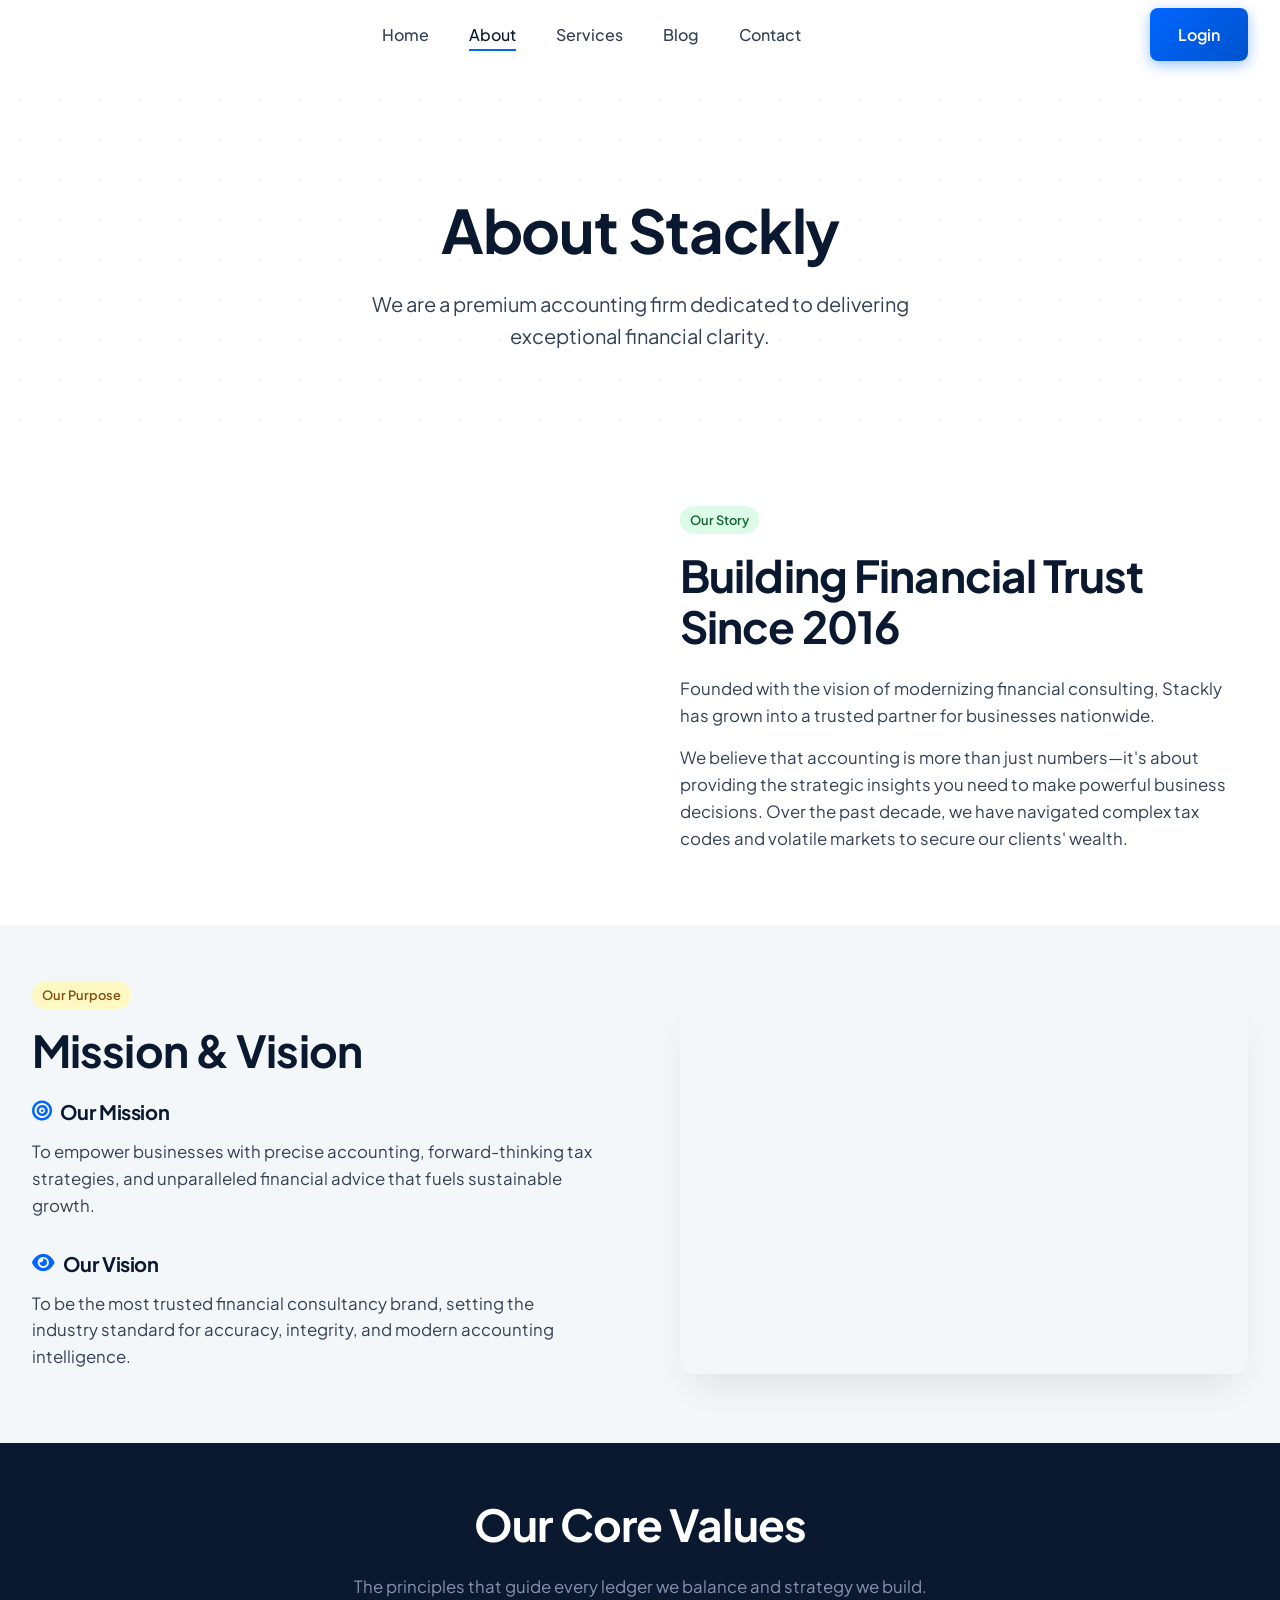
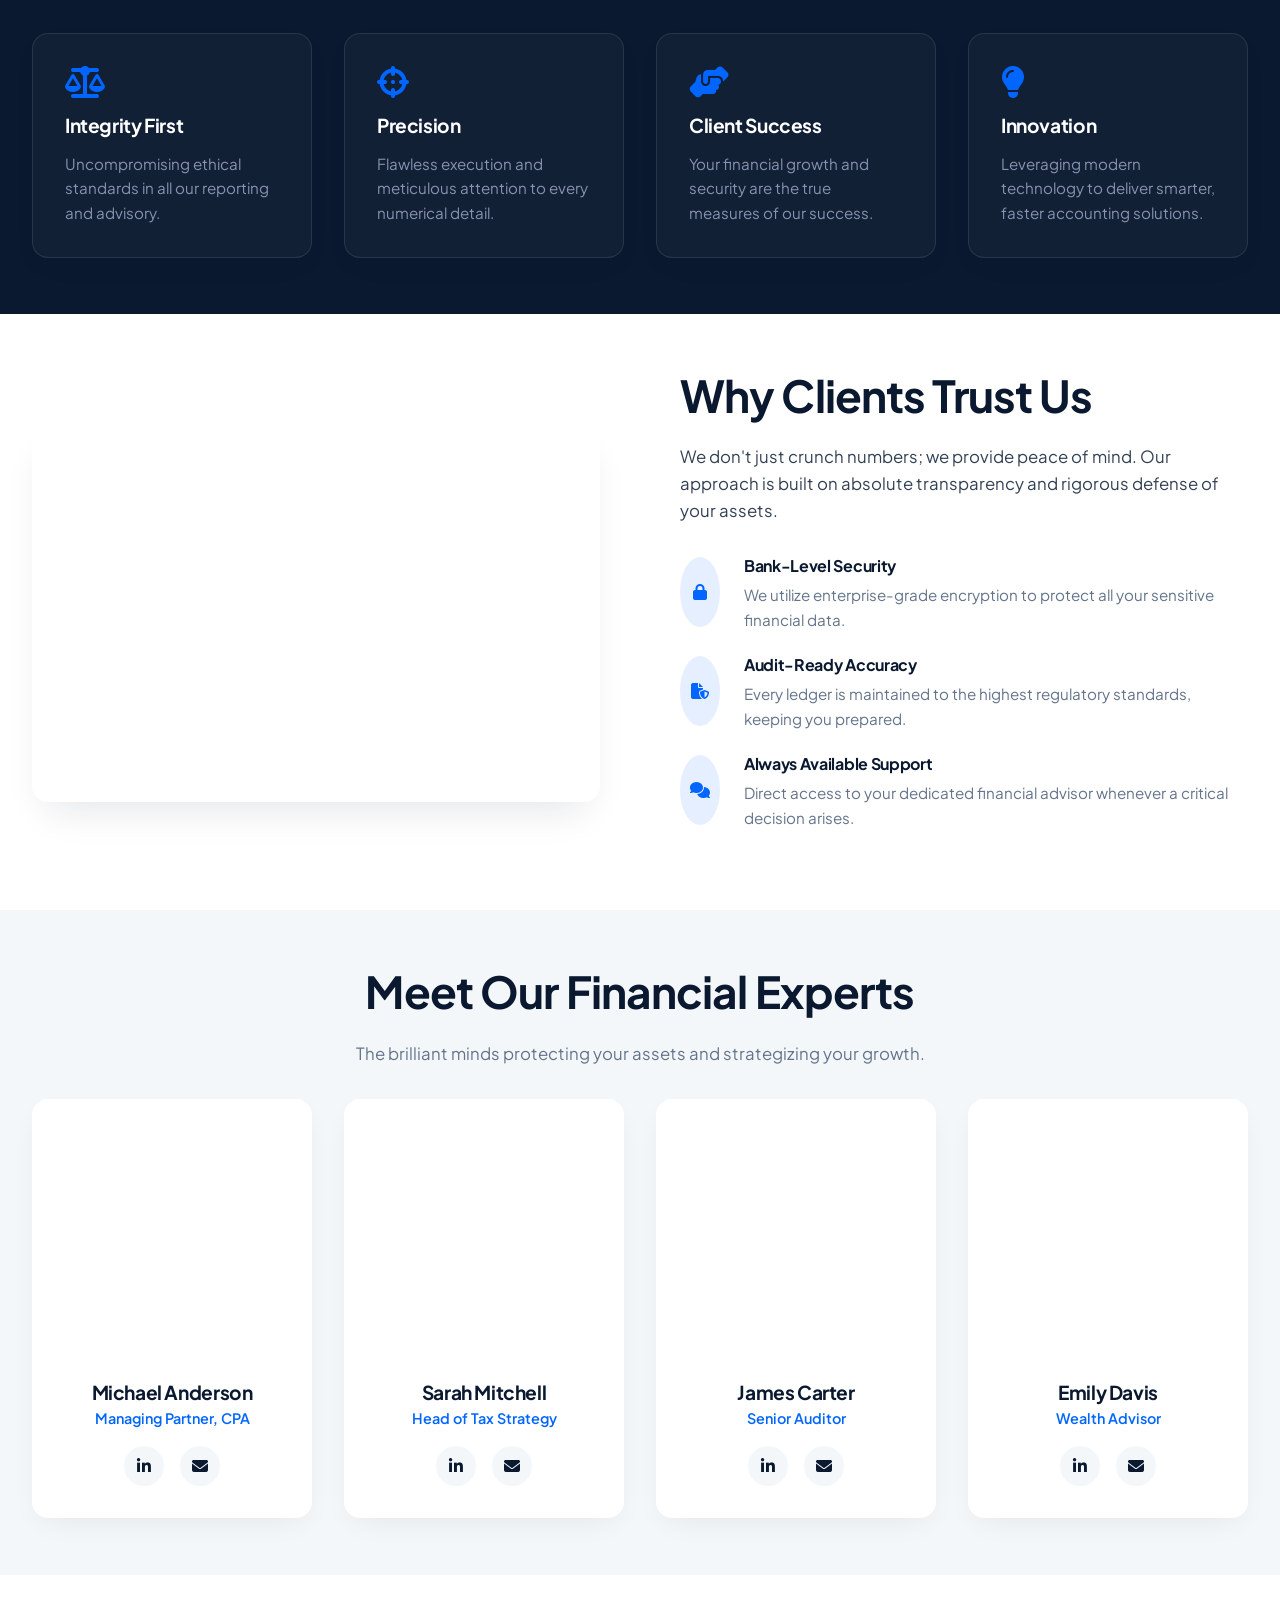
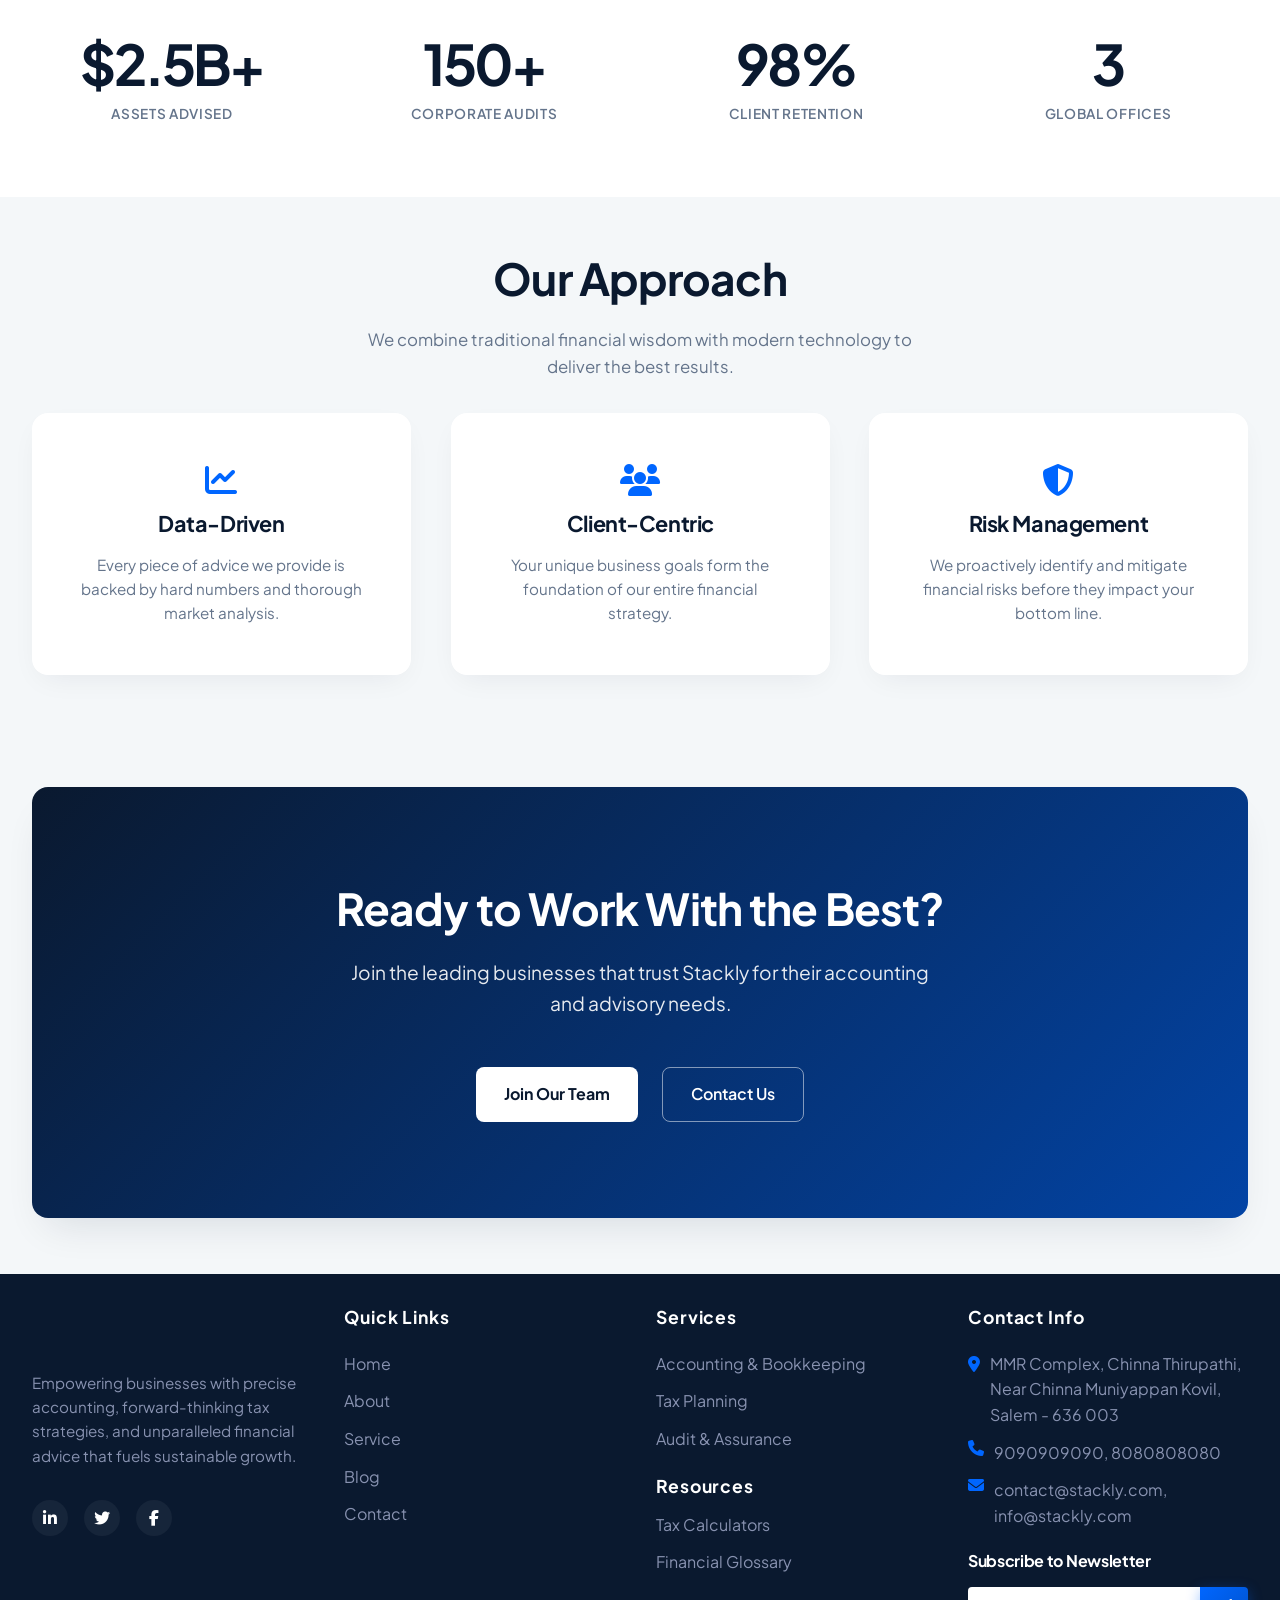
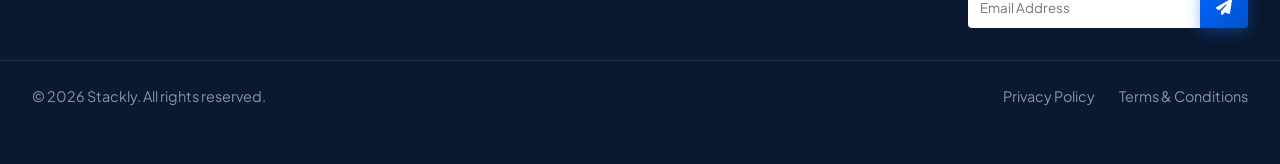
<file: about.html>
<!DOCTYPE html>

<html lang="en">
<head>
<meta charset="utf-8"/>
<meta content="width=device-width, initial-scale=1.0" name="viewport"/>
<title>About Us | Accounting</title>
<!-- Google Fonts -->
<link href="https://fonts.googleapis.com" rel="preconnect"/>
<link crossorigin="" href="https://fonts.gstatic.com" rel="preconnect"/>
<link href="https://fonts.googleapis.com/css2?family=Plus+Jakarta+Sans:wght@400;500;600;700;800&amp;display=swap" rel="stylesheet"/>
<!-- FontAwesome -->
<link href="https://cdnjs.cloudflare.com/ajax/libs/font-awesome/6.4.0/css/all.min.css" rel="stylesheet"/>
<!-- AOS Animation CSS -->
<link href="https://unpkg.com/aos@2.3.1/dist/aos.css" rel="stylesheet"/>
<!-- Custom CSS -->
<link href="css/style.css?v=1790326235" rel="stylesheet"/>
</head>
<body class="preloader-active">


<!-- Preloader -->
<div id="preloader">
    <div class="premium-preloader">
        <img src="logo-blue.webp" alt="Stackly Logo" class="preloader-logo-anim">
        <div class="preloader-line">
            <div class="preloader-line-inner"></div>
        </div>
    </div>
</div><!-- Header / Navbar -->
<header class="navbar">
<div class="container nav-container">
<a class="logo" href="index.html"><img alt="Logo" src="logo-blue.webp" class="responsive-logo"/></a>
<nav class="nav-links">
<div class="mobile-only-logo" style="margin-bottom: 2rem;">
    <a href="index.html"><img alt="Logo" src="logo-blue.webp" class="responsive-logo"/></a>
</div>

<a class="" href="index.html">Home</a>
<a class="active" href="about.html">About</a>
<a class="" href="services.html">Services</a>
<a class="" href="blog.html">Blog</a>
<a class="" href="contact.html">Contact</a>

<div class="mobile-only-btn" style="margin-top: auto; margin-bottom: 2rem; padding-top: 1rem; width: 100%;">
    <a class="btn btn-primary" href="login.html" style="width: 100%; text-align: center;">Login</a>
</div>
</nav>
<div class="nav-actions"><a class="btn btn-primary" href="login.html">Login</a></div>
<div class="mobile-toggle">
<i class="fa-solid fa-bars"></i>
</div>
</div>
</header>
<main>
<!-- 1. Hero -->
<section class="hero" style="min-height: 50vh; padding-top: 10rem;">
<div class="container" style="text-align:center;">
<h1>About Stackly</h1>
<p style="max-width: 600px; margin: 0 auto; font-size: 1.25rem;">We are a premium accounting firm dedicated to delivering exceptional financial clarity.</p>
</div>
</section>
<!-- 2. Company Story (Image Left, Text Right) -->
<section class="section section-white">
<div class="container grid-2">
<div>
<img alt="Our Office" loading="lazy" src="images/stackly_img_1.webp" style="width:100%; border-radius:var(--radius-lg); box-shadow:var(--shadow-lg);"/>
</div>
<div>
<span class="badge badge-success" style="margin-bottom:1rem; display:inline-block;">Our Story</span>
<h2>Building Financial Trust Since 2016</h2>
<p>Founded with the vision of modernizing financial consulting, Stackly has grown into a trusted partner for businesses nationwide.</p>
<p>We believe that accounting is more than just numbers—it's about providing the strategic insights you need to make powerful business decisions. Over the past decade, we have navigated complex tax codes and volatile markets to secure our clients' wealth.</p>
</div>
</div>
</section>
<!-- 3. Mission & Vision (Text Left, Image Right) -->
<section class="section section-light">
<div class="container grid-2">
<div>
<span class="badge badge-warning" style="margin-bottom:1rem; display:inline-block;">Our Purpose</span>
<h2>Mission &amp; Vision</h2>
<div style="margin-bottom: 2rem;">
<h3 style="font-size:1.25rem; display:flex; align-items:center; gap:0.5rem;"><i class="fa-solid fa-bullseye" style="color:var(--accent);"></i> Our Mission</h3>
<p>To empower businesses with precise accounting, forward-thinking tax strategies, and unparalleled financial advice that fuels sustainable growth.</p>
</div>
<div>
<h3 style="font-size:1.25rem; display:flex; align-items:center; gap:0.5rem;"><i class="fa-solid fa-eye" style="color:var(--accent);"></i> Our Vision</h3>
<p>To be the most trusted financial consultancy brand, setting the industry standard for accuracy, integrity, and modern accounting intelligence.</p>
</div>
</div>
<div>
<img alt="Vision Strategy" loading="lazy" src="images/stackly_img_2.webp" style="width:100%; border-radius:var(--radius-lg); box-shadow:var(--shadow-lg);"/>
</div>
</div>
</section>
<!-- 4. Core Values -->
<section class="section section-dark">
<div class="container">
<div style="text-align:center; margin-bottom: 2rem;">
<h2>Our Core Values</h2>
<p style="max-width:600px; margin:0 auto;">The principles that guide every ledger we balance and strategy we build.</p>
</div>
<div class="grid-4">
<div class="card" data-aos="fade-up" style="background:rgba(255,255,255,0.03); border:1px solid rgba(255,255,255,0.1); color:white; padding:2rem;">
<i class="shake-target fa-solid fa-scale-balanced" style="font-size:2rem; color:var(--accent); margin-bottom:1rem;"></i>
<h3 style="color:white; font-size:1.2rem;">Integrity First</h3>
<p style="color:#8892B0; margin:0; font-size:0.95rem;">Uncompromising ethical standards in all our reporting and advisory.</p>
</div>
<div class="card" data-aos="fade-up" style="background:rgba(255,255,255,0.03); border:1px solid rgba(255,255,255,0.1); color:white; padding:2rem;">
<i class="shake-target fa-solid fa-crosshairs" style="font-size:2rem; color:var(--accent); margin-bottom:1rem;"></i>
<h3 style="color:white; font-size:1.2rem;">Precision</h3>
<p style="color:#8892B0; margin:0; font-size:0.95rem;">Flawless execution and meticulous attention to every numerical detail.</p>
</div>
<div class="card" data-aos="fade-up" style="background:rgba(255,255,255,0.03); border:1px solid rgba(255,255,255,0.1); color:white; padding:2rem;">
<i class="shake-target fa-solid fa-handshake-angle" style="font-size:2rem; color:var(--accent); margin-bottom:1rem;"></i>
<h3 style="color:white; font-size:1.2rem;">Client Success</h3>
<p style="color:#8892B0; margin:0; font-size:0.95rem;">Your financial growth and security are the true measures of our success.</p>
</div>
<div class="card" data-aos="fade-up" style="background:rgba(255,255,255,0.03); border:1px solid rgba(255,255,255,0.1); color:white; padding:2rem;">
<i class="shake-target fa-solid fa-lightbulb" style="font-size:2rem; color:var(--accent); margin-bottom:1rem;"></i>
<h3 style="color:white; font-size:1.2rem;">Innovation</h3>
<p style="color:#8892B0; margin:0; font-size:0.95rem;">Leveraging modern technology to deliver smarter, faster accounting solutions.</p>
</div>
</div>
</div>
</section>
<!-- 5. Why Clients Trust Us (Image Left, Text Right) -->
<section class="section section-white">
<div class="container grid-2">
<div>
<img alt="Client Trust" loading="lazy" src="images/stackly_img_3.webp" style="width:100%; border-radius:var(--radius-lg); box-shadow:var(--shadow-lg);"/>
</div>
<div>
<h2>Why Clients Trust Us</h2>
<p>We don't just crunch numbers; we provide peace of mind. Our approach is built on absolute transparency and rigorous defense of your assets.</p>
<ul style="list-style:none; margin-top:2rem;">
<li style="margin-bottom:1.5rem; display:flex; gap:1.5rem; align-items:flex-start;">
<div style="width:40px; height: 70px; background:rgba(0,102,255,0.1); color:var(--accent); border-radius:50%; display:flex; align-items:center; justify-content:center; flex-shrink:0;">
<i class="fa-solid fa-lock"></i>
</div>
<div>
<h4 style="margin:0 0 0.5rem 0;">Bank-Level Security</h4>
<p style="margin:0; font-size:0.95rem; color:var(--text-light);">We utilize enterprise-grade encryption to protect all your sensitive financial data.</p>
</div>
</li>
<li style="margin-bottom:1.5rem; display:flex; gap:1.5rem; align-items:flex-start;">
<div style="width:40px; height: 70px; background:rgba(0,102,255,0.1); color:var(--accent); border-radius:50%; display:flex; align-items:center; justify-content:center; flex-shrink:0;">
<i class="fa-solid fa-file-shield"></i>
</div>
<div>
<h4 style="margin:0 0 0.5rem 0;">Audit-Ready Accuracy</h4>
<p style="margin:0; font-size:0.95rem; color:var(--text-light);">Every ledger is maintained to the highest regulatory standards, keeping you prepared.</p>
</div>
</li>
<li style="margin-bottom:1.5rem; display:flex; gap:1.5rem; align-items:flex-start;">
<div style="width:40px; height: 70px; background:rgba(0,102,255,0.1); color:var(--accent); border-radius:50%; display:flex; align-items:center; justify-content:center; flex-shrink:0;">
<i class="fa-solid fa-comments"></i>
</div>
<div>
<h4 style="margin:0 0 0.5rem 0;">Always Available Support</h4>
<p style="margin:0; font-size:0.95rem; color:var(--text-light);">Direct access to your dedicated financial advisor whenever a critical decision arises.</p>
</div>
</li>
</ul>
</div>
</div>
</section>
<!-- 6. Team / Financial Experts -->
<section class="section section-light">
<div class="container">
<div style="text-align:center; margin-bottom: 2rem;">
<h2>Meet Our Financial Experts</h2>
<p style="max-width:600px; margin:0 auto; color:var(--text-light);">The brilliant minds protecting your assets and strategizing your growth.</p>
</div>
<div class="grid-4">
<!-- Team Member 1 -->
<div class="card" data-aos="fade-up" style="padding:0; text-align:center; border:none;">
<img alt="Michael Anderson" loading="lazy" src="images/stackly_img_4.webp" style="width:100%; height:250px; object-fit:cover; border-radius: var(--radius-lg) var(--radius-lg) 0 0;"/>
<div style="padding:2rem;">
<h3 style="margin-bottom:0.25rem; font-size:1.2rem;">Michael Anderson</h3>
<p style="color:var(--accent); font-weight:600; font-size:0.9rem; margin-bottom:1rem;">Managing Partner, CPA</p>
<div class="social-links" style="justify-content:center;">
<a href="404.html" style="background:var(--bg-main); color:var(--primary);"><i class="fa-brands fa-linkedin-in"></i></a>
<a href="404.html" style="background:var(--bg-main); color:var(--primary);"><i class="fa-solid fa-envelope"></i></a>
</div>
</div>
</div>
<!-- Team Member 2 -->
<div class="card" data-aos="fade-up" style="padding:0; text-align:center; border:none;">
<img alt="Sarah Mitchell" loading="lazy" src="images/stackly_img_5.webp" style="width:100%; height:250px; object-fit:cover; border-radius: var(--radius-lg) var(--radius-lg) 0 0;"/>
<div style="padding:2rem;">
<h3 style="margin-bottom:0.25rem; font-size:1.2rem;">Sarah Mitchell</h3>
<p style="color:var(--accent); font-weight:600; font-size:0.9rem; margin-bottom:1rem;">Head of Tax Strategy</p>
<div class="social-links" style="justify-content:center;">
<a href="404.html" style="background:var(--bg-main); color:var(--primary);"><i class="fa-brands fa-linkedin-in"></i></a>
<a href="404.html" style="background:var(--bg-main); color:var(--primary);"><i class="fa-solid fa-envelope"></i></a>
</div>
</div>
</div>
<!-- Team Member 3 -->
<div class="card" data-aos="fade-up" style="padding:0; text-align:center; border:none;">
<img alt="James Carter" loading="lazy" src="images/stackly_img_6.webp" style="width:100%; height:250px; object-fit:cover; border-radius: var(--radius-lg) var(--radius-lg) 0 0;"/>
<div style="padding:2rem;">
<h3 style="margin-bottom:0.25rem; font-size:1.2rem;">James Carter</h3>
<p style="color:var(--accent); font-weight:600; font-size:0.9rem; margin-bottom:1rem;">Senior Auditor</p>
<div class="social-links" style="justify-content:center;">
<a href="404.html" style="background:var(--bg-main); color:var(--primary);"><i class="fa-brands fa-linkedin-in"></i></a>
<a href="404.html" style="background:var(--bg-main); color:var(--primary);"><i class="fa-solid fa-envelope"></i></a>
</div>
</div>
</div>
<!-- Team Member 4 -->
<div class="card" data-aos="fade-up" style="padding:0; text-align:center; border:none;">
<img alt="Emily Davis" loading="lazy" src="images/stackly_img_7.webp" style="width:100%; height:250px; object-fit:cover; border-radius: var(--radius-lg) var(--radius-lg) 0 0;"/>
<div style="padding:2rem;">
<h3 style="margin-bottom:0.25rem; font-size:1.2rem;">Emily Davis</h3>
<p style="color:var(--accent); font-weight:600; font-size:0.9rem; margin-bottom:1rem;">Wealth Advisor</p>
<div class="social-links" style="justify-content:center;">
<a href="404.html" style="background:var(--bg-main); color:var(--primary);"><i class="fa-brands fa-linkedin-in"></i></a>
<a href="404.html" style="background:var(--bg-main); color:var(--primary);"><i class="fa-solid fa-envelope"></i></a>
</div>
</div>
</div>
</div>
</div>
</section>
<!-- 7. Company Statistics -->
<section class="section section-white">
<div class="container grid-4">
<div class="stat-item">
<h2 data-target="2.5">$2.5B+</h2>
<p>Assets Advised</p>
</div>
<div class="stat-item">
<h2 data-target="150">150+</h2>
<p>Corporate Audits</p>
</div>
<div class="stat-item">
<h2 data-target="98">98%</h2>
<p>Client Retention</p>
</div>
<div class="stat-item">
<h2 data-target="3">3</h2>
<p>Global Offices</p>
</div>
</div>
</section>
<!-- 8. Our Approach -->
<section class="section section-light">
<div class="container">
<div style="text-align:center; margin-bottom: 2rem;">
<h2>Our Approach</h2>
<p style="max-width:600px; margin:0 auto; color:var(--text-light);">We combine traditional financial wisdom with modern technology to deliver the best results.</p>
</div>
<div class="grid-3">
<div class="card" data-aos="fade-up" style="text-align:center;">
<i class="fa-solid fa-chart-line" style="font-size:2rem; color:var(--accent); margin-bottom:1rem;"></i>
<h3>Data-Driven</h3>
<p style="color:var(--text-light); font-size:0.95rem;">Every piece of advice we provide is backed by hard numbers and thorough market analysis.</p>
</div>
<div class="card" data-aos="fade-up" style="text-align:center;">
<i class="fa-solid fa-users" style="font-size:2rem; color:var(--accent); margin-bottom:1rem;"></i>
<h3>Client-Centric</h3>
<p style="color:var(--text-light); font-size:0.95rem;">Your unique business goals form the foundation of our entire financial strategy.</p>
</div>
<div class="card" data-aos="fade-up" style="text-align:center;">
<i class="fa-solid fa-shield-halved" style="font-size:2rem; color:var(--accent); margin-bottom:1rem;"></i>
<h3>Risk Management</h3>
<p style="color:var(--text-light); font-size:0.95rem;">We proactively identify and mitigate financial risks before they impact your bottom line.</p>
</div>
</div>
</div>
</section>

<!-- 9. CTA -->
<section class="section">
<div class="container">
<div class="bg-animated" style="text-align:center; padding: 6rem 3rem; border-radius:var(--radius-lg); box-shadow:var(--shadow-lg);">
<h2 style="color:white;">Ready to Work With the Best?</h2>
<p style="margin-bottom:3rem; font-size:1.2rem; max-width:600px; margin-left:auto; margin-right:auto; color:rgba(255,255,255,0.9);">Join the leading businesses that trust Stackly for their accounting and advisory needs.</p>
<div style="display:flex; gap:1.5rem; justify-content:center; flex-wrap:wrap;">
<a class="btn btn-white" href="contact.html" style="color:var(--primary); font-weight:700;">Join Our Team</a>
<a class="btn btn-outline" href="contact.html" style="color:white; border-color:rgba(255,255,255,0.5);">Contact Us</a>
</div>
</div>
</div>
</section>
</main>
<!-- Footer -->
<footer class="footer" style="background-color: #0A192F; color: white; padding-top: 2rem;">
<div class="container grid-4">
<!-- Col 1: Logo & Info -->
<div>
<a class="logo" href="index.html" style="color:white; margin-bottom:1.5rem; display:flex; align-items:center; gap:0.5rem; font-size:1.5rem; font-weight:700; text-decoration:none;"><img alt="Logo" src="logo-blue.webp" class="responsive-logo"/></a>
<p style="color:#8892B0; margin-bottom:2rem; font-size:0.95rem; line-height:1.6;">Empowering businesses with precise accounting, forward-thinking tax strategies, and unparalleled financial advice that fuels sustainable growth.</p>
<div class="social-links" style="display:flex; gap:1rem;">
<a aria-label="Visit our social media" href="404.html" onmouseout="this.style.background='rgba(255,255,255,0.05)'" onmouseover="this.style.background='var(--primary)'" style="width:36px; height:36px; background:rgba(255,255,255,0.05); color:white; border-radius:50%; display:flex; align-items:center; justify-content:center; text-decoration:none; transition:0.2s;"><i class="fa-brands fa-linkedin-in"></i></a>
<a aria-label="Visit our social media" href="404.html" onmouseout="this.style.background='rgba(255,255,255,0.05)'" onmouseover="this.style.background='var(--primary)'" style="width:36px; height:36px; background:rgba(255,255,255,0.05); color:white; border-radius:50%; display:flex; align-items:center; justify-content:center; text-decoration:none; transition:0.2s;"><i class="fa-brands fa-twitter"></i></a>
<a href="404.html" onmouseout="this.style.background='rgba(255,255,255,0.05)'" onmouseover="this.style.background='var(--primary)'" style="width:36px; height:36px; background:rgba(255,255,255,0.05); color:white; border-radius:50%; display:flex; align-items:center; justify-content:center; text-decoration:none; transition:0.2s;"><i class="fa-brands fa-facebook-f"></i></a>
</div>
</div>
<!-- Col 2: Quick Links -->
<div>
<h4 style="color:white; margin-bottom:1.5rem; font-size:1.1rem; letter-spacing:0.05em;">Quick Links</h4>
<ul style="list-style:none; padding:0; margin:0;"><li style="margin-bottom:0.75rem;"><a href="index.html" onmouseout="this.style.color='#8892B0'" onmouseover="this.style.color='var(--accent)'" style="color:#8892B0; text-decoration:none; transition:0.2s;">Home</a></li><li style="margin-bottom:0.75rem;"><a href="about.html" onmouseout="this.style.color='#8892B0'" onmouseover="this.style.color='var(--accent)'" style="color:#8892B0; text-decoration:none; transition:0.2s;">About</a></li><li style="margin-bottom:0.75rem;"><a href="services.html" onmouseout="this.style.color='#8892B0'" onmouseover="this.style.color='var(--accent)'" style="color:#8892B0; text-decoration:none; transition:0.2s;">Service</a></li><li style="margin-bottom:0.75rem;"><a href="blog.html" onmouseout="this.style.color='#8892B0'" onmouseover="this.style.color='var(--accent)'" style="color:#8892B0; text-decoration:none; transition:0.2s;">Blog</a></li><li style="margin-bottom:0.75rem;"><a href="contact.html" onmouseout="this.style.color='#8892B0'" onmouseover="this.style.color='var(--accent)'" style="color:#8892B0; text-decoration:none; transition:0.2s;">Contact</a></li></ul>
</div>
<!-- Col 3: Services & Resources -->
<div>
<h4 style="color:white; margin-bottom:1.5rem; font-size:1.1rem; letter-spacing:0.05em;">Services</h4>
<ul style="list-style:none; padding:0; margin:0; margin-bottom:1.5rem;">
<li style="margin-bottom:0.75rem;"><a href="404.html" onmouseout="this.style.color='#8892B0'" onmouseover="this.style.color='var(--accent)'" style="color:#8892B0; text-decoration:none; transition:0.2s;">Accounting &amp; Bookkeeping</a></li>
<li style="margin-bottom:0.75rem;"><a href="404.html" onmouseout="this.style.color='#8892B0'" onmouseover="this.style.color='var(--accent)'" style="color:#8892B0; text-decoration:none; transition:0.2s;">Tax Planning</a></li>
<li style="margin-bottom:0.75rem;"><a href="404.html" onmouseout="this.style.color='#8892B0'" onmouseover="this.style.color='var(--accent)'" style="color:#8892B0; text-decoration:none; transition:0.2s;">Audit &amp; Assurance</a></li>
</ul>
<h4 style="color:white; margin-bottom:1rem; font-size:1.1rem; letter-spacing:0.05em;">Resources</h4>
<ul style="list-style:none; padding:0; margin:0;">
<li style="margin-bottom:0.75rem;"><a href="404.html" onmouseout="this.style.color='#8892B0'" onmouseover="this.style.color='var(--accent)'" style="color:#8892B0; text-decoration:none; transition:0.2s;">Tax Calculators</a></li>
<li style="margin-bottom:0.75rem;"><a href="404.html" onmouseout="this.style.color='#8892B0'" onmouseover="this.style.color='var(--accent)'" style="color:#8892B0; text-decoration:none; transition:0.2s;">Financial Glossary</a></li>
</ul>
</div>
<!-- Col 4: Contact & Newsletter -->
<div>
<h4 style="color:white; margin-bottom:1.5rem; font-size:1.1rem; letter-spacing:0.05em;">Contact Info</h4>
<ul style="list-style:none; padding:0; margin:0; margin-bottom:1.5rem;">
<li style="display:flex; gap:10px; color:#8892B0; margin-bottom:0.75rem; align-items:flex-start;"><i class="fa-solid fa-location-dot" style="margin-top:5px; color:var(--accent);"></i>  MMR Complex, Chinna Thirupathi, Near Chinna Muniyappan Kovil, Salem - 636 003</li>
<li style="display:flex; gap:10px; color:#8892B0; margin-bottom:0.75rem; align-items:flex-start;"><i class="fa-solid fa-phone" style="color:var(--accent);"></i> 9090909090, 8080808080</li>
<li style="display:flex; gap:10px; color:#8892B0; align-items:flex-start;"><i class="fa-solid fa-envelope" style="color:var(--accent);"></i> contact@stackly.com, info@stackly.com</li>
</ul>
<h4 style="color:white; margin-bottom:1rem; font-size:1rem;">Subscribe to Newsletter</h4>
<form data-success-action="404" novalidate="novalidate" style="display:flex;">
<input aria-label="Email Address for Newsletter" data-custom-required="true" id="dynamicField_about_1" placeholder="Email Address" style="padding:0.75rem; border:none; outline:none; border-radius:4px 0 0 4px; flex:1; font-family:inherit;" type="email"/>
<button aria-label="Subscribe to newsletter" class="btn btn-primary" style="border-radius:0 4px 4px 0; padding:0.75rem 1rem; flex-shrink:0;" type="submit"><i class="fa-solid fa-paper-plane"></i></button>
</form>
</div>
</div>
<!-- Bottom Bar -->
<div style="border-top: 1px solid rgba(255,255,255,0.1); margin-top: 2rem; padding: 1.5rem 0;">
<div class="container" style="display:flex; justify-content:space-between; align-items:center; flex-wrap:wrap; gap:1rem;">
<p style="color:#8892B0; margin:0; font-size:0.9rem;">© 2026 Stackly. All rights reserved.</p>
<div style="display:flex; gap:1.5rem;">
<a href="404.html" onclick="window.location.href='404.html'; return false;" onmouseout="this.style.color='#8892B0'" onmouseover="this.style.color='white'" style="color:#8892B0; text-decoration:none; font-size:0.9rem; transition:0.2s;">Privacy Policy</a>
<a href="404.html" onclick="window.location.href='404.html'; return false;" onmouseout="this.style.color='#8892B0'" onmouseover="this.style.color='white'" style="color:#8892B0; text-decoration:none; font-size:0.9rem; transition:0.2s;">Terms &amp; Conditions</a>
</div>
</div>
</div>
</footer>
<!-- AOS Animation JS -->
<script src="https://unpkg.com/aos@2.3.1/dist/aos.js"></script>
<!-- Custom JS -->
<script src="js/main.js?v=1790326473"></script>
</body>
</html>
</file>
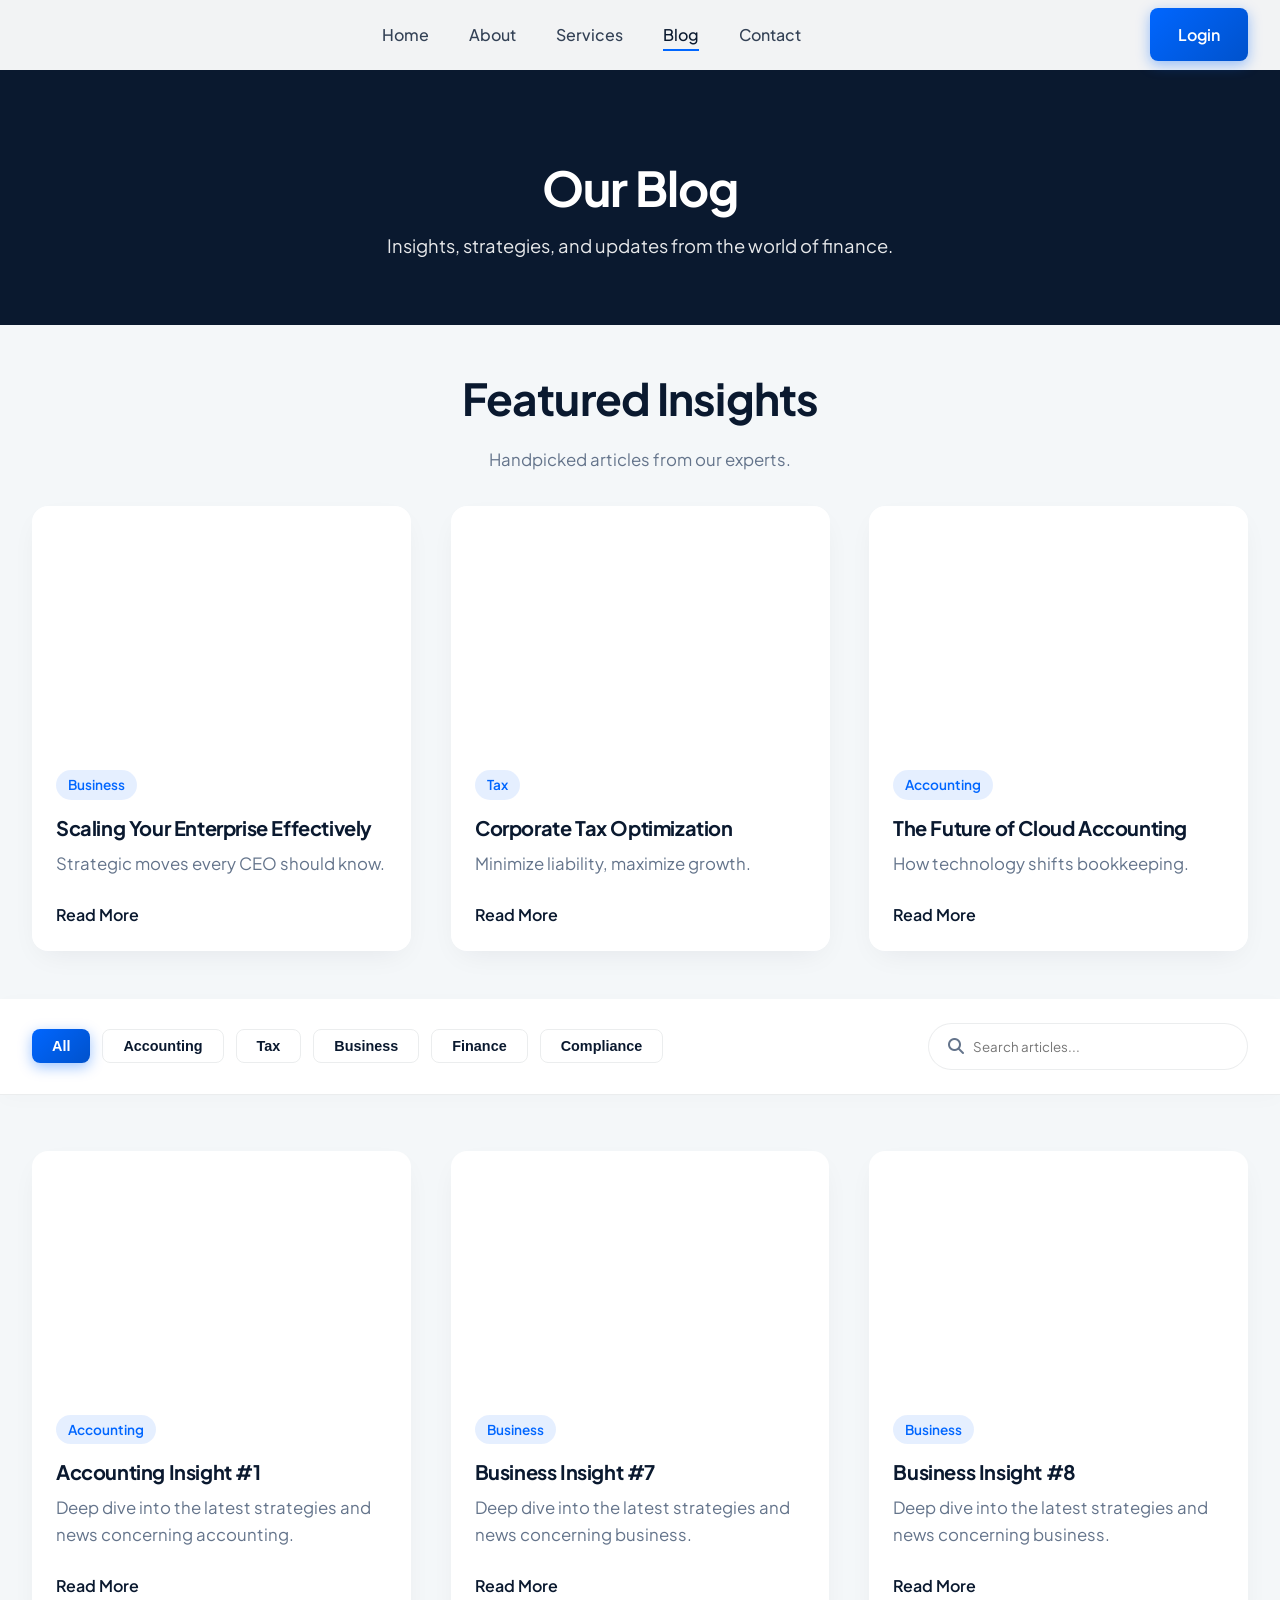
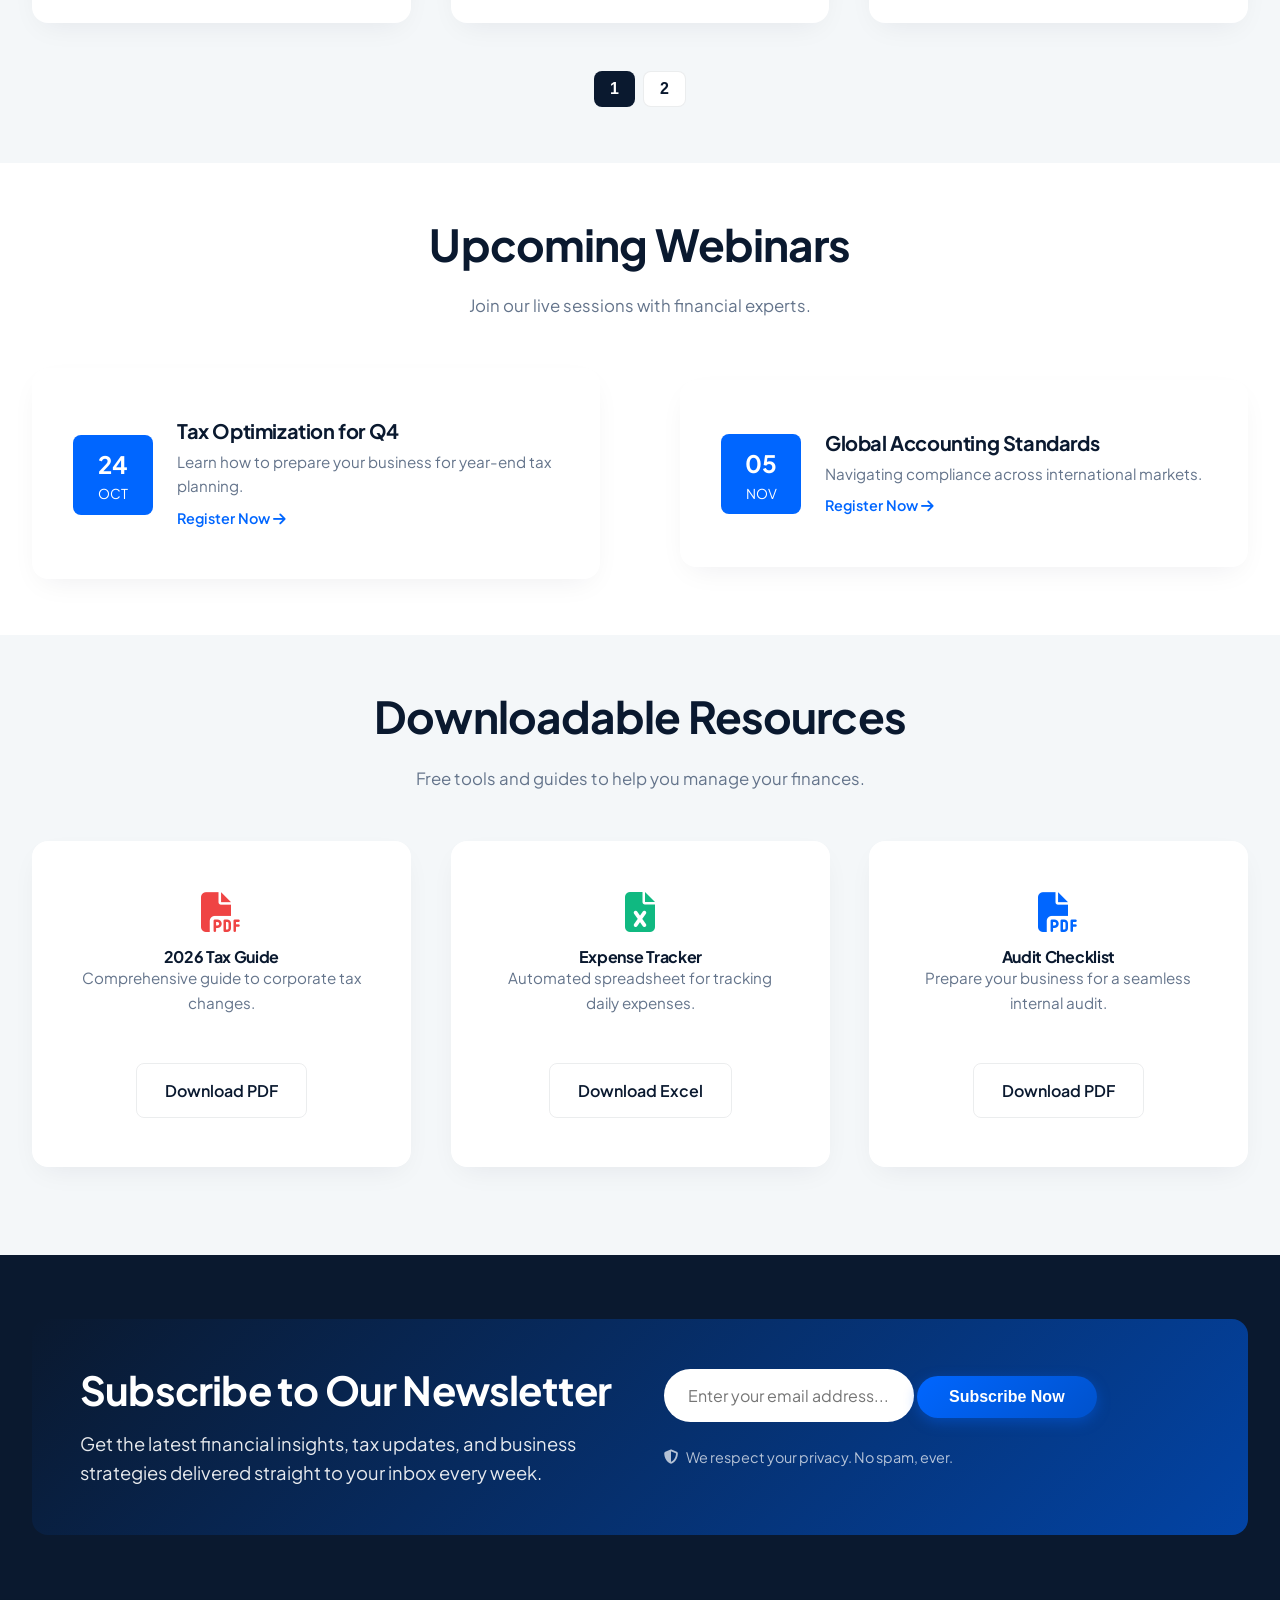
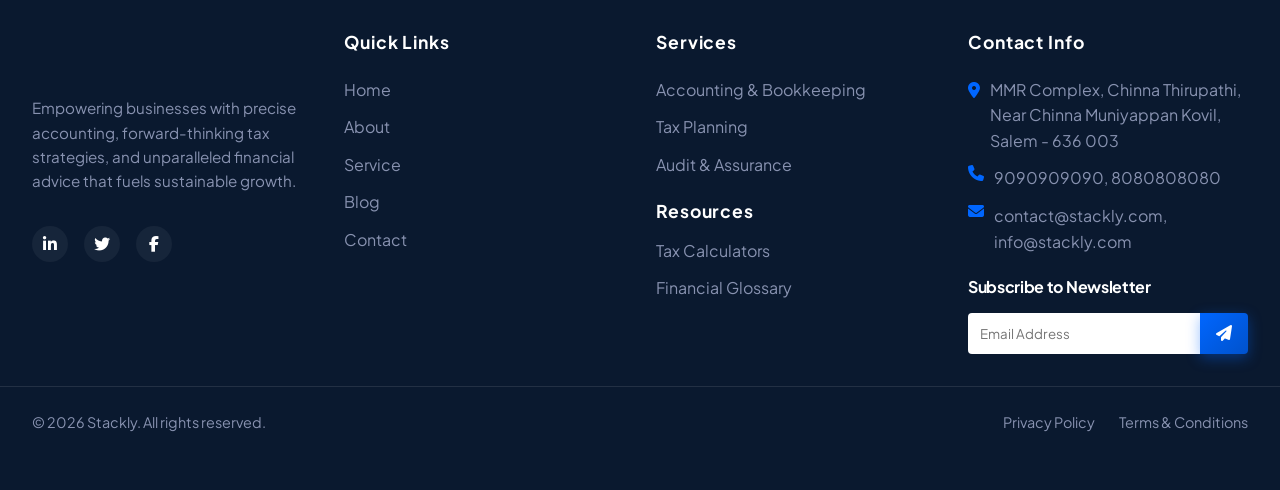
<file: blog.html>
<!DOCTYPE html>

<html lang="en">
<head>
<meta charset="utf-8"/>
<meta content="width=device-width, initial-scale=1.0" name="viewport"/>
<title>Blog | Accounting</title>
<!-- Google Fonts -->
<link href="https://fonts.googleapis.com" rel="preconnect"/>
<link crossorigin="" href="https://fonts.gstatic.com" rel="preconnect"/>
<link href="https://fonts.googleapis.com/css2?family=Plus+Jakarta+Sans:wght@400;500;600;700;800&amp;display=swap" rel="stylesheet"/>
<!-- FontAwesome -->
<link href="https://cdnjs.cloudflare.com/ajax/libs/font-awesome/6.4.0/css/all.min.css" rel="stylesheet"/>
<!-- AOS Animation CSS -->
<link href="https://unpkg.com/aos@2.3.1/dist/aos.css" rel="stylesheet"/>
<!-- Custom CSS -->
<link href="css/style.css?v=1790326235" rel="stylesheet"/>
</head>
<body class="preloader-active">


<!-- Preloader -->
<div id="preloader">
    <div class="premium-preloader">
        <img src="logo-blue.webp" alt="Stackly Logo" class="preloader-logo-anim">
        <div class="preloader-line">
            <div class="preloader-line-inner"></div>
        </div>
    </div>
</div>

<header class="navbar">
<div class="container nav-container">
<a class="logo" href="index.html"><img alt="Logo" src="logo-blue.webp" class="responsive-logo"/></a>
<nav class="nav-links">
<div class="mobile-only-logo" style="margin-bottom: 2rem;">
    <a href="index.html"><img alt="Logo" src="logo-blue.webp" class="responsive-logo"/></a>
</div>

<a class="" href="index.html">Home</a>
<a class="" href="about.html">About</a>
<a class="" href="services.html">Services</a>
<a class="active" href="blog.html">Blog</a>
<a class="" href="contact.html">Contact</a>

<div class="mobile-only-btn" style="margin-top: auto; margin-bottom: 2rem; padding-top: 1rem; width: 100%;">
    <a class="btn btn-primary" href="login.html" style="width: 100%; text-align: center;">Login</a>
</div>
</nav>
<div class="nav-actions"><a class="btn btn-primary" href="login.html">Login</a></div>
<div class="mobile-toggle">
<i class="fa-solid fa-bars"></i>
</div>
</div>
</header>
<main>
<!-- Page Header -->
<section class="section section-primary" style="background: var(--primary); padding: 10rem 0 4rem 0; text-align:center;">
<div class="container">
<h1 style="color:white; font-size:3rem; margin-bottom:1rem;">Our Blog</h1>
<p style="color:rgba(255,255,255,0.9); font-size:1.15rem; max-width:600px; margin:0 auto;">Insights, strategies, and updates from the world of finance.</p>
</div>
</section>
<!-- 2. Featured Articles (Static Top 3) -->
<section class="section section-light" style="padding-top:3rem; padding-bottom:3rem;">
<div class="container">
<div style="text-align:center; margin-bottom: 2rem;">
<h2>Featured Insights</h2>
<p style="color:var(--text-light);">Handpicked articles from our experts.</p>
</div>
<div class="grid-3">
<!-- Business -->
<div class="card" data-aos="fade-up" style="padding:0; border:none; overflow:hidden;">
<img alt="Business" onerror="this.src='images/stackly_img_2.webp'" src="images/business_meeting.webp" style="width:100%; height: 240px; object-fit: cover; object-position: center top;"/>
<div style="padding:1.5rem; display:flex; flex-direction:column;">
<span class="badge" style="background:rgba(0,102,255,0.1); color:var(--accent); align-self:flex-start; padding:4px 12px; border-radius:99px; font-weight:600; font-size:0.85rem; margin-bottom:1rem;">Business</span>
<h3 style="font-size:1.25rem; margin-bottom:0.75rem;">Scaling Your Enterprise Effectively</h3>
<p style="color:var(--text-light); margin-bottom:1.5rem;">Strategic moves every CEO should know.</p>
<a class="card-link" href="404.html" onclick="window.location.href='404.html'; return false;">Read More</a>
</div>
</div>
<!-- Tax -->
<div class="card" data-aos="fade-up" style="padding:0; border:none; overflow:hidden;">
<img alt="Tax" onerror="this.src='images/stackly_img_2.webp'" src="images/tax_calculator.webp" style="width:100%; height: 240px; object-fit: cover; object-position: center top;"/>
<div style="padding:1.5rem; display:flex; flex-direction:column;">
<span class="badge" style="background:rgba(0,102,255,0.1); color:var(--accent); align-self:flex-start; padding:4px 12px; border-radius:99px; font-weight:600; font-size:0.85rem; margin-bottom:1rem;">Tax</span>
<h3 style="font-size:1.25rem; margin-bottom:0.75rem;">Corporate Tax Optimization</h3>
<p style="color:var(--text-light); margin-bottom:1.5rem;">Minimize liability, maximize growth.</p>
<a class="card-link" href="404.html" onclick="window.location.href='404.html'; return false;">Read More</a>
</div>
</div>
<!-- Accounting -->
<div class="card" data-aos="fade-up" style="padding:0; border:none; overflow:hidden;">
<img alt="Accounting" onerror="this.src='images/stackly_img_2.webp'" src="images/accounting_ledger.webp" style="width:100%; height: 240px; object-fit: cover; object-position: center top;"/>
<div style="padding:1.5rem; display:flex; flex-direction:column;">
<span class="badge" style="background:rgba(0,102,255,0.1); color:var(--accent); align-self:flex-start; padding:4px 12px; border-radius:99px; font-weight:600; font-size:0.85rem; margin-bottom:1rem;">Accounting</span>
<h3 style="font-size:1.25rem; margin-bottom:0.75rem;">The Future of Cloud Accounting</h3>
<p style="color:var(--text-light); margin-bottom:1.5rem;">How technology shifts bookkeeping.</p>
<a class="card-link" href="404.html" onclick="window.location.href='404.html'; return false;">Read More</a>
</div>
</div>
</div>
</div>
</section>
<!-- 3. Category Filters & Search -->
<section style="padding: 1.5rem 0; border-bottom: 1px solid var(--border); background:rgba(255,255,255,0.95); backdrop-filter:blur(10px); position:sticky; top:75px; z-index:100; box-shadow:0 4px 20px rgba(0,0,0,0.02);">
<div class="container" style="display:flex; justify-content:space-between; align-items:center; flex-wrap:wrap; gap:1.5rem;">
<div style="display:flex; gap:0.75rem; flex-wrap:wrap; flex:1;">
<button class="btn btn-primary" id="btn-All" onclick="filterCategory('All')" style="padding: 0.5rem 1.25rem; font-size:0.9rem;">All</button>
<button class="btn btn-outline" id="btn-Accounting" onclick="filterCategory('Accounting')" style="padding: 0.5rem 1.25rem; font-size:0.9rem;">Accounting</button>
<button class="btn btn-outline" id="btn-Tax" onclick="filterCategory('Tax')" style="padding: 0.5rem 1.25rem; font-size:0.9rem;">Tax</button>
<button class="btn btn-outline" id="btn-Business" onclick="filterCategory('Business')" style="padding: 0.5rem 1.25rem; font-size:0.9rem;">Business</button>
<button class="btn btn-outline" id="btn-Finance" onclick="filterCategory('Finance')" style="padding: 0.5rem 1.25rem; font-size:0.9rem;">Finance</button>
<button class="btn btn-outline" id="btn-Compliance" onclick="filterCategory('Compliance')" style="padding: 0.5rem 1.25rem; font-size:0.9rem;">Compliance</button>
</div>
<div style="flex:0 1 320px; position:relative;">
<input class="form-control" id="blogSearchInput" onkeyup="searchArticles(event)" placeholder="Search articles..." style="padding-left:2.75rem; width:100%; border-radius:99px;" type="text"/>
<i class="fa-solid fa-search" style="position:absolute; left:1.25rem; top:50%; transform:translateY(-50%); color:var(--text-light);"></i>
</div>
</div>
</section>
<!-- 4. Dynamic Blog Grid -->
<section class="section section-light">
<div class="container">
<div class="grid-3" id="blogGrid"></div>
<div id="noResults" style="display:none; text-align:center; padding: 4rem 0; font-size: 1.5rem; color: var(--text-light);">This content is not available</div>
<div id="pagination" style="display:flex; justify-content:center; gap:0.5rem; margin-top:3rem;"></div>
</div>
</section>
<!-- Additional Section 1: Upcoming Webinars -->
<section class="section section-white">
<div class="container">
<div style="text-align:center; margin-bottom: 3rem;">
<h2>Upcoming Webinars</h2>
<p style="color:var(--text-light); max-width:600px; margin:0 auto;">Join our live sessions with financial experts.</p>
</div>
<div class="grid-2">
<div class="card" data-aos="fade-up" style="display:flex; gap:1.5rem; align-items:center;">
<div style="width:80px; height:80px; background:var(--accent); color:white; border-radius:var(--radius); display:flex; flex-direction:column; align-items:center; justify-content:center; flex-shrink:0;">
<span style="font-size:1.5rem; font-weight:700;">24</span>
<span style="font-size:0.85rem; text-transform:uppercase;">Oct</span>
</div>
<div>
<h4 style="margin:0 0 0.5rem 0; font-size:1.25rem;">Tax Optimization for Q4</h4>
<p style="margin:0; color:var(--text-light); font-size:0.95rem;">Learn how to prepare your business for year-end tax planning.</p>
<a href="404.html" style="font-size:0.9rem; font-weight:600; margin-top:0.5rem; display:inline-block;">Register Now <i class="fa-solid fa-arrow-right"></i></a>
</div>
</div>
<div class="card" data-aos="fade-up" style="display:flex; gap:1.5rem; align-items:center;">
<div style="width:80px; height:80px; background:var(--accent); color:white; border-radius:var(--radius); display:flex; flex-direction:column; align-items:center; justify-content:center; flex-shrink:0;">
<span style="font-size:1.5rem; font-weight:700;">05</span>
<span style="font-size:0.85rem; text-transform:uppercase;">Nov</span>
</div>
<div>
<h4 style="margin:0 0 0.5rem 0; font-size:1.25rem;">Global Accounting Standards</h4>
<p style="margin:0; color:var(--text-light); font-size:0.95rem;">Navigating compliance across international markets.</p>
<a href="404.html" style="font-size:0.9rem; font-weight:600; margin-top:0.5rem; display:inline-block;">Register Now <i class="fa-solid fa-arrow-right"></i></a>
</div>
</div>
</div>
</div>
</section>

<!-- Additional Section 2: Financial Resources -->
<section class="section section-light">
<div class="container">
<div style="text-align:center; margin-bottom: 3rem;">
<h2>Downloadable Resources</h2>
<p style="color:var(--text-light); max-width:600px; margin:0 auto;">Free tools and guides to help you manage your finances.</p>
</div>
<div class="grid-3">
<div class="card" data-aos="fade-up" style="text-align:center;">
<i class="fa-solid fa-file-pdf" style="font-size:2.5rem; color:var(--error); margin-bottom:1rem;"></i>
<h4>2026 Tax Guide</h4>
<p style="color:var(--text-light); font-size:0.95rem;">Comprehensive guide to corporate tax changes.</p>
<a class="btn btn-outline" href="404.html" style="margin-top:1rem;">Download PDF</a>
</div>
<div class="card" data-aos="fade-up" style="text-align:center;">
<i class="fa-solid fa-file-excel" style="font-size:2.5rem; color:var(--success); margin-bottom:1rem;"></i>
<h4>Expense Tracker</h4>
<p style="color:var(--text-light); font-size:0.95rem;">Automated spreadsheet for tracking daily expenses.</p>
<a class="btn btn-outline" href="404.html" style="margin-top:1rem;">Download Excel</a>
</div>
<div class="card" data-aos="fade-up" style="text-align:center;">
<i class="fa-solid fa-file-pdf" style="font-size:2.5rem; color:var(--accent); margin-bottom:1rem;"></i>
<h4>Audit Checklist</h4>
<p style="color:var(--text-light); font-size:0.95rem;">Prepare your business for a seamless internal audit.</p>
<a class="btn btn-outline" href="404.html" style="margin-top:1rem;">Download PDF</a>
</div>
</div>
</div>
</section>

<!-- Newsletter / CTA -->
<section class="section section-primary" style="background:var(--primary); padding:4rem 0; margin-top:2rem;">
<div class="container">
<div class="bg-animated" style="padding: 3rem; border-radius:var(--radius-lg); display:flex; flex-wrap:wrap; align-items:center; gap:3rem;">
<div style="flex:1 1 400px; color:white;">
<h2 style="color:white; margin-bottom:1rem; font-size:2.5rem;">Subscribe to Our Newsletter</h2>
<p style="font-size:1.15rem; color:rgba(255,255,255,0.9); margin:0; line-height:1.6;">Get the latest financial insights, tax updates, and business strategies delivered straight to your inbox every week.</p>
</div>
<div style="flex:1 1 400px;">
<form data-success-action="404" novalidate="novalidate" class="newsletter-form">
<input data-custom-required="true" id="dynamicField_blog_newsletter_1" placeholder="Enter your email address..." style="flex:1; border:none; padding:1rem 1.5rem; outline:none; font-family:inherit; font-size:1rem; border-radius:99px; color:var(--primary);" type="email"/>

<button class="btn btn-primary" style="white-space:nowrap; border-radius:99px; padding: 0.75rem 2rem;" type="submit">Subscribe Now</button>
</form>
<p style="color:rgba(255,255,255,0.7); font-size:0.9rem; margin-top:1.5rem; display:flex; align-items:center; gap:0.5rem;"><i class="fa-solid fa-shield-halved"></i> We respect your privacy. No spam, ever.</p>
</div>
</div>
</div>
</section>
</main>
<footer class="footer" style="background-color: #0A192F; color: white; padding-top: 2rem;">
<div class="container grid-4">
<!-- Col 1: Logo & Info -->
<div>
<a class="logo" href="index.html" style="color:white; margin-bottom:1.5rem; display:flex; align-items:center; gap:0.5rem; font-size:1.5rem; font-weight:700; text-decoration:none;"><img alt="Logo" src="logo-blue.webp" class="responsive-logo"/></a>
<p style="color:#8892B0; margin-bottom:2rem; font-size:0.95rem; line-height:1.6;">Empowering businesses with precise accounting, forward-thinking tax strategies, and unparalleled financial advice that fuels sustainable growth.</p>
<div class="social-links" style="display:flex; gap:1rem;">
<a aria-label="Visit our social media" href="404.html" onmouseout="this.style.background='rgba(255,255,255,0.05)'" onmouseover="this.style.background='var(--primary)'" style="width:36px; height:36px; background:rgba(255,255,255,0.05); color:white; border-radius:50%; display:flex; align-items:center; justify-content:center; text-decoration:none; transition:0.2s;"><i class="fa-brands fa-linkedin-in"></i></a>
<a aria-label="Visit our social media" href="404.html" onmouseout="this.style.background='rgba(255,255,255,0.05)'" onmouseover="this.style.background='var(--primary)'" style="width:36px; height:36px; background:rgba(255,255,255,0.05); color:white; border-radius:50%; display:flex; align-items:center; justify-content:center; text-decoration:none; transition:0.2s;"><i class="fa-brands fa-twitter"></i></a>
<a href="404.html" onmouseout="this.style.background='rgba(255,255,255,0.05)'" onmouseover="this.style.background='var(--primary)'" style="width:36px; height:36px; background:rgba(255,255,255,0.05); color:white; border-radius:50%; display:flex; align-items:center; justify-content:center; text-decoration:none; transition:0.2s;"><i class="fa-brands fa-facebook-f"></i></a>
</div>
</div>
<!-- Col 2: Quick Links -->
<div>
<h4 style="color:white; margin-bottom:1.5rem; font-size:1.1rem; letter-spacing:0.05em;">Quick Links</h4>
<ul style="list-style:none; padding:0; margin:0;"><li style="margin-bottom:0.75rem;"><a href="index.html" onmouseout="this.style.color='#8892B0'" onmouseover="this.style.color='var(--accent)'" style="color:#8892B0; text-decoration:none; transition:0.2s;">Home</a></li><li style="margin-bottom:0.75rem;"><a href="about.html" onmouseout="this.style.color='#8892B0'" onmouseover="this.style.color='var(--accent)'" style="color:#8892B0; text-decoration:none; transition:0.2s;">About</a></li><li style="margin-bottom:0.75rem;"><a href="services.html" onmouseout="this.style.color='#8892B0'" onmouseover="this.style.color='var(--accent)'" style="color:#8892B0; text-decoration:none; transition:0.2s;">Service</a></li><li style="margin-bottom:0.75rem;"><a href="blog.html" onmouseout="this.style.color='#8892B0'" onmouseover="this.style.color='var(--accent)'" style="color:#8892B0; text-decoration:none; transition:0.2s;">Blog</a></li><li style="margin-bottom:0.75rem;"><a href="contact.html" onmouseout="this.style.color='#8892B0'" onmouseover="this.style.color='var(--accent)'" style="color:#8892B0; text-decoration:none; transition:0.2s;">Contact</a></li></ul>
</div>
<!-- Col 3: Services & Resources -->
<div>
<h4 style="color:white; margin-bottom:1.5rem; font-size:1.1rem; letter-spacing:0.05em;">Services</h4>
<ul style="list-style:none; padding:0; margin:0; margin-bottom:1.5rem;">
<li style="margin-bottom:0.75rem;"><a href="404.html" onmouseout="this.style.color='#8892B0'" onmouseover="this.style.color='var(--accent)'" style="color:#8892B0; text-decoration:none; transition:0.2s;">Accounting &amp; Bookkeeping</a></li>
<li style="margin-bottom:0.75rem;"><a href="404.html" onmouseout="this.style.color='#8892B0'" onmouseover="this.style.color='var(--accent)'" style="color:#8892B0; text-decoration:none; transition:0.2s;">Tax Planning</a></li>
<li style="margin-bottom:0.75rem;"><a href="404.html" onmouseout="this.style.color='#8892B0'" onmouseover="this.style.color='var(--accent)'" style="color:#8892B0; text-decoration:none; transition:0.2s;">Audit &amp; Assurance</a></li>
</ul>
<h4 style="color:white; margin-bottom:1rem; font-size:1.1rem; letter-spacing:0.05em;">Resources</h4>
<ul style="list-style:none; padding:0; margin:0;">
<li style="margin-bottom:0.75rem;"><a href="404.html" onmouseout="this.style.color='#8892B0'" onmouseover="this.style.color='var(--accent)'" style="color:#8892B0; text-decoration:none; transition:0.2s;">Tax Calculators</a></li>
<li style="margin-bottom:0.75rem;"><a href="404.html" onmouseout="this.style.color='#8892B0'" onmouseover="this.style.color='var(--accent)'" style="color:#8892B0; text-decoration:none; transition:0.2s;">Financial Glossary</a></li>
</ul>
</div>
<!-- Col 4: Contact & Newsletter -->
<div>
<h4 style="color:white; margin-bottom:1.5rem; font-size:1.1rem; letter-spacing:0.05em;">Contact Info</h4>
<ul style="list-style:none; padding:0; margin:0; margin-bottom:1.5rem;">
<li style="display:flex; gap:10px; color:#8892B0; margin-bottom:0.75rem; align-items:flex-start;"><i class="fa-solid fa-location-dot" style="margin-top:5px; color:var(--accent);"></i>  MMR Complex, Chinna Thirupathi, Near Chinna Muniyappan Kovil, Salem - 636 003</li>
<li style="display:flex; gap:10px; color:#8892B0; margin-bottom:0.75rem; align-items:flex-start;"><i class="fa-solid fa-phone" style="color:var(--accent);"></i> 9090909090, 8080808080</li>
<li style="display:flex; gap:10px; color:#8892B0; align-items:flex-start;"><i class="fa-solid fa-envelope" style="color:var(--accent);"></i> contact@stackly.com, info@stackly.com</li>
</ul>
<h4 style="color:white; margin-bottom:1rem; font-size:1rem;">Subscribe to Newsletter</h4>
<form data-success-action="404" novalidate="novalidate" style="display:flex;">
<input aria-label="Email Address for Newsletter" data-custom-required="true" id="dynamicField_index_1" placeholder="Email Address" style="padding:0.75rem; border:none; outline:none; border-radius:4px 0 0 4px; flex:1; font-family:inherit;" type="email"/>
<button aria-label="Subscribe to newsletter" class="btn btn-primary" style="border-radius:0 4px 4px 0; padding:0.75rem 1rem; flex-shrink:0;" type="submit"><i class="fa-solid fa-paper-plane"></i></button>
</form>
</div>
</div>
<!-- Bottom Bar -->
<div style="border-top: 1px solid rgba(255,255,255,0.1); margin-top: 2rem; padding: 1.5rem 0;">
<div class="container" style="display:flex; justify-content:space-between; align-items:center; flex-wrap:wrap; gap:1rem;">
<p style="color:#8892B0; margin:0; font-size:0.9rem;">© 2026 Stackly. All rights reserved.</p>
<div style="display:flex; gap:1.5rem;">
<a href="404.html" onclick="window.location.href='404.html'; return false;" onmouseout="this.style.color='#8892B0'" onmouseover="this.style.color='white'" style="color:#8892B0; text-decoration:none; font-size:0.9rem; transition:0.2s;">Privacy Policy</a>
<a href="404.html" onclick="window.location.href='404.html'; return false;" onmouseout="this.style.color='#8892B0'" onmouseover="this.style.color='white'" style="color:#8892B0; text-decoration:none; font-size:0.9rem; transition:0.2s;">Terms &amp; Conditions</a>
</div>
</div>
</div>
</footer>
<!-- JS Engine -->
<script>
    const articles = [
    { id: 1, category: 'Accounting', title: 'Accounting Insight #1', desc: 'Deep dive into the latest strategies and news concerning accounting.', img: 'images/accounting_ledger.webp' },
    { id: 2, category: 'Accounting', title: 'Accounting Insight #2', desc: 'Deep dive into the latest strategies and news concerning accounting.', img: 'images/accounting_calculator.webp' },
    { id: 3, category: 'Accounting', title: 'Accounting Insight #3', desc: 'Deep dive into the latest strategies and news concerning accounting.', img: 'images/accounting_balance_sheet.webp' },
    { id: 4, category: 'Tax', title: 'Tax Insight #4', desc: 'Deep dive into the latest strategies and news concerning tax.', img: 'images/tax_calculator.webp' },
    { id: 5, category: 'Tax', title: 'Tax Insight #5', desc: 'Deep dive into the latest strategies and news concerning tax.', img: 'images/tax_forms.webp' },
    { id: 6, category: 'Tax', title: 'Tax Insight #6', desc: 'Deep dive into the latest strategies and news concerning tax.', img: 'images/tax_folders.webp' },
    { id: 7, category: 'Business', title: 'Business Insight #7', desc: 'Deep dive into the latest strategies and news concerning business.', img: 'images/business_charts.webp' },
    { id: 8, category: 'Business', title: 'Business Insight #8', desc: 'Deep dive into the latest strategies and news concerning business.', img: 'images/business_meeting.webp' },
    { id: 9, category: 'Business', title: 'Business Insight #9', desc: 'Deep dive into the latest strategies and news concerning business.', img: 'images/business_strategy.webp' },
    { id: 10, category: 'Finance', title: 'Finance Insight #10', desc: 'Deep dive into the latest strategies and news concerning finance.', img: 'images/finance_growth.webp' },
    { id: 11, category: 'Finance', title: 'Finance Insight #11', desc: 'Deep dive into the latest strategies and news concerning finance.', img: 'images/finance_dashboard.webp' },
    { id: 12, category: 'Finance', title: 'Finance Insight #12', desc: 'Deep dive into the latest strategies and news concerning finance.', img: 'images/finance_coins.webp' },
    { id: 13, category: 'Compliance', title: 'Compliance Insight #13', desc: 'Deep dive into the latest strategies and news concerning compliance.', img: 'images/compliance_checklist.webp' },
    { id: 14, category: 'Compliance', title: 'Compliance Insight #14', desc: 'Deep dive into the latest strategies and news concerning compliance.', img: 'images/stackly_unique_2.webp' },
    { id: 15, category: 'Compliance', title: 'Compliance Insight #15', desc: 'Deep dive into the latest strategies and news concerning compliance.', img: 'images/stackly_unique_3.webp' }
];

    // For the "All" tab when not searching, show 6 specific items
    const defaultAllArticles = [
        articles.find(a => a.id === 1), // Accounting
        articles.find(a => a.id === 7), // Business
        articles.find(a => a.id === 8), // Business
        articles.find(a => a.id === 4), // Tax
        articles.find(a => a.id === 10), // Finance
        articles.find(a => a.id === 13)  // Compliance
    ];

    let currentCategory = 'All';
    let currentSearch = '';
    let currentPage = 1;
    const itemsPerPage = 3;

    function renderGrid() {
        const grid = document.getElementById('blogGrid');
        const noRes = document.getElementById('noResults');
        const pag = document.getElementById('pagination');
        
        let dataToFilter = [];
        
        // If Category is 'All' and NO search is active, show the default 6 items
        if (currentCategory === 'All' && currentSearch.trim() === '') {
            dataToFilter = defaultAllArticles;
        } else if (currentCategory === 'All' && currentSearch.trim() !== '') {
            dataToFilter = articles; // search across all
        } else {
            // Specific category
            dataToFilter = articles.filter(a => a.category === currentCategory);
        }
        
        // Apply search filter
        let filtered = dataToFilter.filter(a => {
            let searchMatch = a.title.toLowerCase().includes(currentSearch.toLowerCase()) || a.desc.toLowerCase().includes(currentSearch.toLowerCase());
            return searchMatch;
        });

        // Do not redirect to 404 here! Instead show local empty state.
        if (filtered.length === 0) {
            grid.style.display = 'none';
            pag.style.display = 'none';
            noRes.style.display = 'block';
        } else {
            grid.style.display = 'grid';
            pag.style.display = 'flex';
            noRes.style.display = 'none';
        }

        const totalPages = Math.ceil(filtered.length / itemsPerPage);
        if(currentPage > totalPages && totalPages > 0) currentPage = totalPages;
        
        const start = (currentPage - 1) * itemsPerPage;
        const currentData = filtered.slice(start, start + itemsPerPage);

        grid.innerHTML = '';
        currentData.forEach(article => {
            const card = document.createElement('div');
            card.className = 'card';
            card.style = 'padding:0; border:none; overflow:hidden; display:flex; flex-direction:column;';
            card.innerHTML = `
                <img src="${article.img}" alt="${article.title}" style="width:100%; height: 240px; object-fit: cover; object-position: center top;" onerror="this.src='images/stackly_img_2.webp'">
                <div style="padding: 1.5rem; display:flex; flex-direction:column; flex:1;">
                    <span class="badge" style="background:rgba(0,102,255,0.1); color:var(--accent); align-self:flex-start; padding:4px 12px; border-radius:99px; font-weight:600; font-size:0.85rem; margin-bottom:1rem;">${article.category}</span>
                    <h3 style="font-size:1.25rem; margin-bottom:0.75rem;">${article.title}</h3>
                    <p style="color:var(--text-light); margin-bottom:1.5rem; flex:1;">${article.desc}</p>
                    <a href="404.html" onclick="window.location.href='404.html'; return false;" class="card-link">Read More</a>
                </div>
            `;
            grid.appendChild(card);
        });

        pag.innerHTML = '';
        for (let i = 1; i <= totalPages; i++) {
            const btn = document.createElement('button');
            btn.innerText = i;
            btn.className = 'btn';
            btn.style = i === currentPage 
                ? 'padding: 0.5rem 1rem; background: var(--primary); color: white; border: none; cursor:pointer;'
                : 'padding: 0.5rem 1rem; background: var(--bg-white); color: var(--primary); border: 1px solid var(--border); cursor:pointer;';
            
            btn.onclick = () => {
                currentPage = i;
                renderGrid();
                window.scrollTo({top: document.getElementById('blogGrid').offsetTop - 150, behavior: 'smooth'});
            };
            pag.appendChild(btn);
        }
    }

    function filterCategory(cat) {
        currentCategory = cat;
        currentPage = 1;
        document.getElementById('blogSearchInput').value = ''; // clear search on category change
        currentSearch = '';
        
        const buttons = document.querySelectorAll('section[style*="position:sticky"] button');
        buttons.forEach(b => {
            if(b.innerText.trim() === cat) {
                b.className = 'btn btn-primary';
            } else {
                b.className = 'btn btn-outline';
            }
        });
        renderGrid();
    }

    function searchArticles(event) {
        currentSearch = event.target.value;
        currentPage = 1;
        renderGrid();
        
        // Only redirect to 404 when Enter is pressed and there are NO results
        if (event.key === 'Enter') {
            let dataToFilter = currentCategory === 'All' ? articles : articles.filter(a => a.category === currentCategory);
            let filtered = dataToFilter.filter(a => a.title.toLowerCase().includes(currentSearch.toLowerCase()) || a.desc.toLowerCase().includes(currentSearch.toLowerCase()));
            
            if (filtered.length === 0) {
                window.location.href = '404.html';
            }
        }
    }

    document.addEventListener('DOMContentLoaded', () => {
        renderGrid();
    });
</script>
<!-- AOS Animation JS -->
<script src="https://unpkg.com/aos@2.3.1/dist/aos.js"></script>
<!-- Custom JS -->
<script src="js/main.js?v=1790326473"></script>
</body>
</html>
</file>
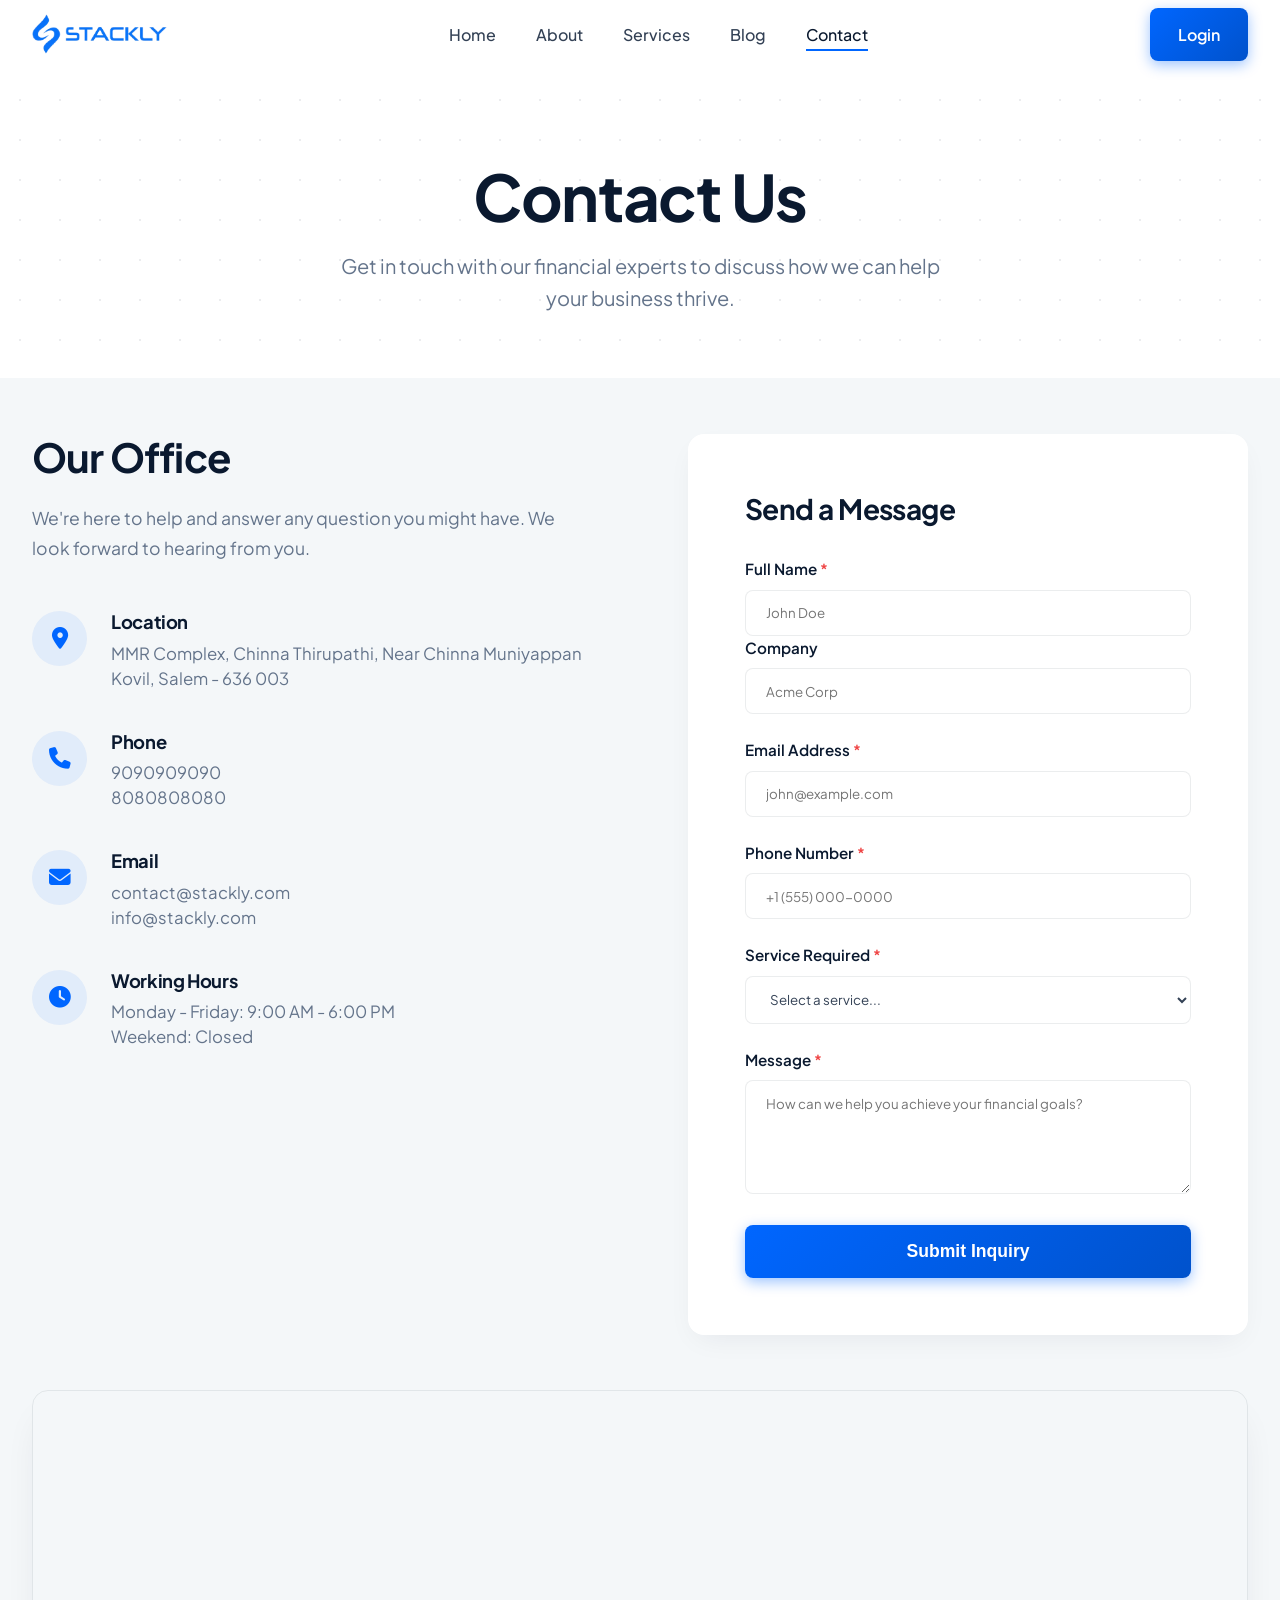
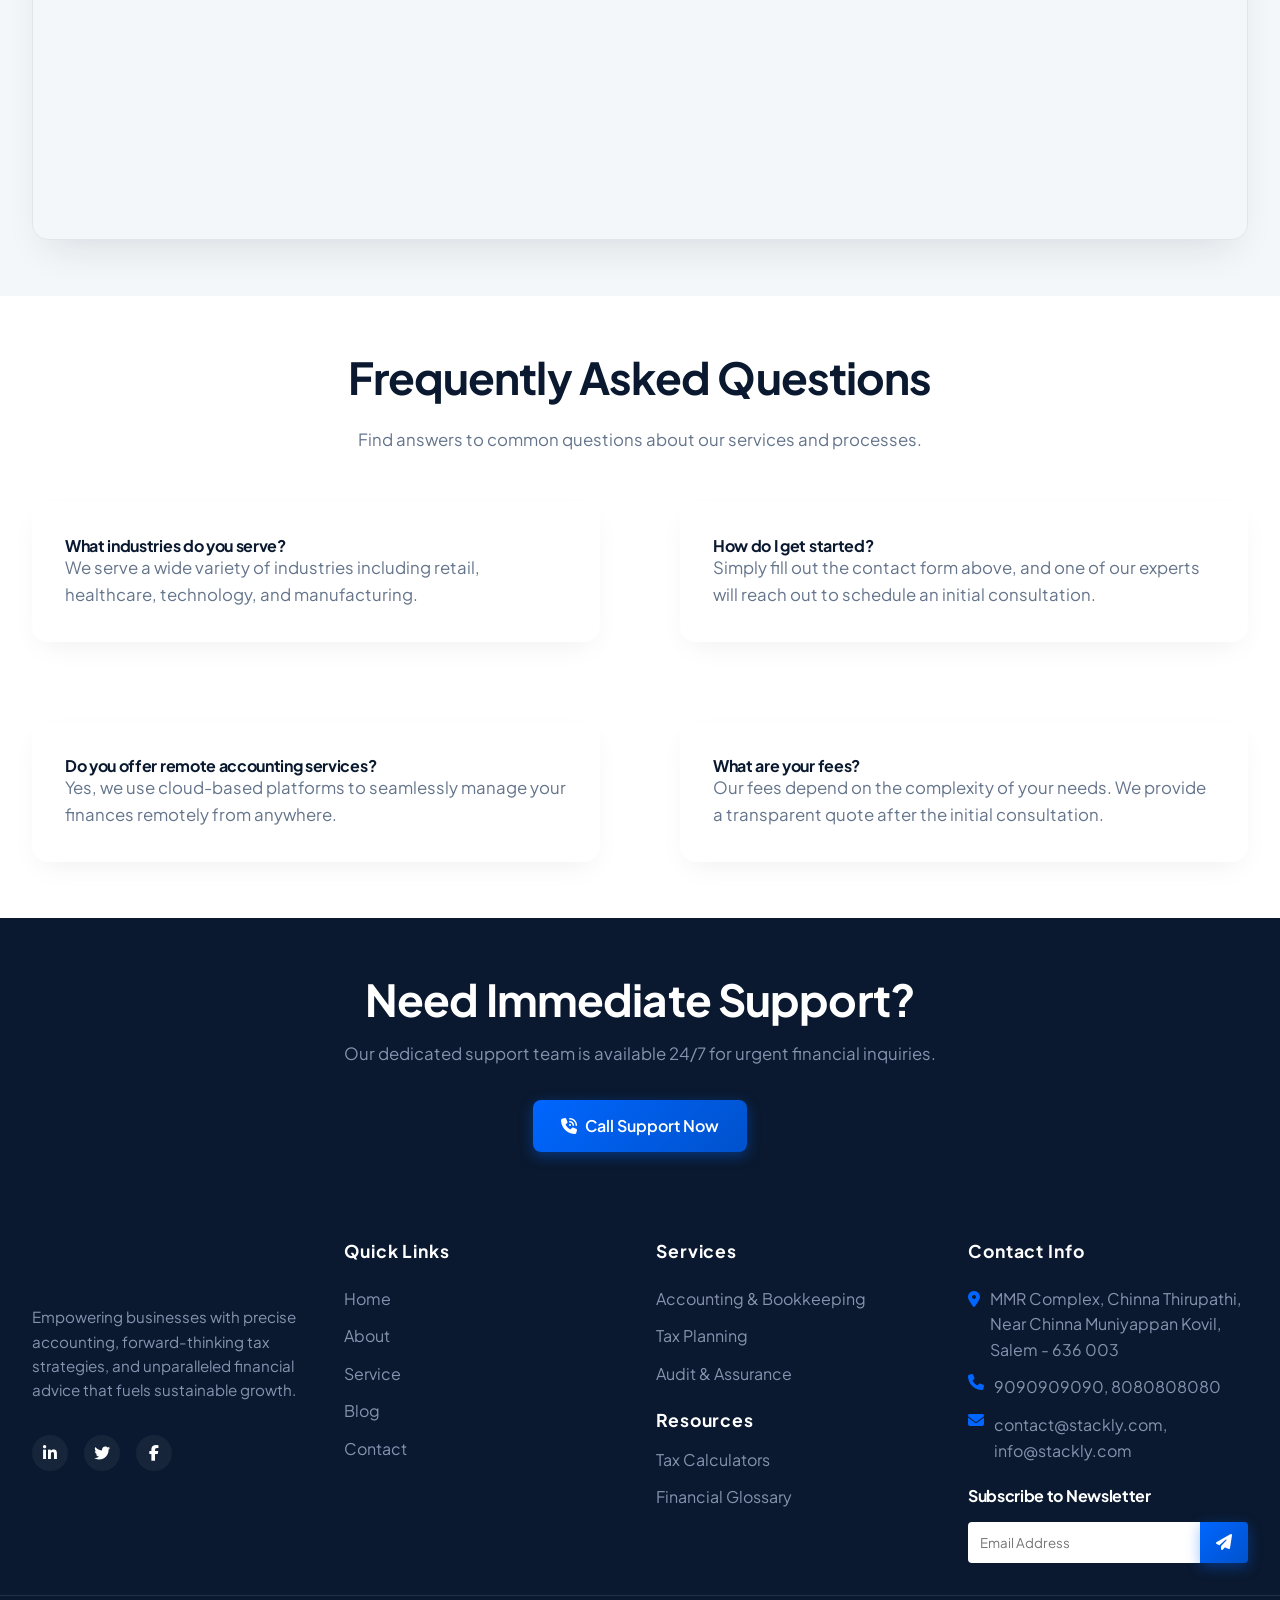
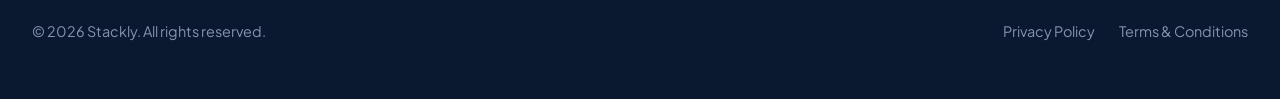
<file: contact.html>
<!DOCTYPE html>

<html lang="en">
<head>
<meta charset="utf-8"/>
<meta content="width=device-width, initial-scale=1.0" name="viewport"/>
<title>Contact | Accounting</title>
<!-- Google Fonts -->
<link href="https://fonts.googleapis.com" rel="preconnect"/>
<link crossorigin="" href="https://fonts.gstatic.com" rel="preconnect"/>
<link href="https://fonts.googleapis.com/css2?family=Plus+Jakarta+Sans:wght@400;500;600;700;800&amp;display=swap" rel="stylesheet"/>
<!-- FontAwesome -->
<link href="https://cdnjs.cloudflare.com/ajax/libs/font-awesome/6.4.0/css/all.min.css" rel="stylesheet"/>
<!-- AOS Animation CSS -->
<link href="https://unpkg.com/aos@2.3.1/dist/aos.css" rel="stylesheet"/>
<!-- Custom CSS -->
<link href="css/style.css?v=1790326235" rel="stylesheet"/>
</head>
<body class="preloader-active">


<!-- Preloader -->
<div id="preloader">
    <div class="premium-preloader">
        <img src="logo-blue.webp" alt="Stackly Logo" class="preloader-logo-anim">
        <div class="preloader-line">
            <div class="preloader-line-inner"></div>
        </div>
    </div>
</div><!-- Header / Navbar -->
<header class="navbar">
<div class="container nav-container">
<a class="logo" href="index.html"><img alt="Logo" src="logo-blue.webp" class="responsive-logo"/></a>
<nav class="nav-links">
<div class="mobile-only-logo" style="margin-bottom: 2rem;">
    <a href="index.html"><img alt="Logo" src="logo-blue.webp" class="responsive-logo"/></a>
</div>

<a class="" href="index.html">Home</a>
<a class="" href="about.html">About</a>
<a class="" href="services.html">Services</a>
<a class="" href="blog.html">Blog</a>
<a class="active" href="contact.html">Contact</a>

<div class="mobile-only-btn" style="margin-top: auto; margin-bottom: 2rem; padding-top: 1rem; width: 100%;">
    <a class="btn btn-primary" href="login.html" style="width: 100%; text-align: center;">Login</a>
</div>
</nav>
<div class="nav-actions"><a class="btn btn-primary" href="login.html">Login</a></div>
<div class="mobile-toggle">
<i class="fa-solid fa-bars"></i>
</div>
</div>
</header>
<main>
<!-- Hero -->
<section class="hero" style="min-height: 40vh; padding-top: 10rem; background-color: var(--bg-white); background-image: radial-gradient(var(--border) 1px, transparent 1px); background-size: 40px 40px; display: flex; align-items: center;">
<div class="container" style="text-align:center;">
<h1 style="font-size:4rem; margin-bottom:1rem;">Contact Us</h1>
<p style="max-width: 600px; margin: 0 auto; font-size: 1.25rem; color:var(--text-light);">Get in touch with our financial experts to discuss how we can help your business thrive.</p>
</div>
</section>
<!-- Main Contact Section -->
<section class="section section-light">
<div class="container grid-2" style="align-items:flex-start; gap:6rem;">
<!-- Left: Info -->
<div>
<h2 style="font-size:2.5rem;">Our Office</h2>
<p style="margin-bottom:3rem; color:var(--text-light); font-size:1.1rem; line-height:1.7;">We're here to help and answer any question you might have. We look forward to hearing from you.</p>
<div style="display:flex; gap:1.5rem; margin-bottom:2.5rem; align-items:flex-start;">
<div style="width:55px; height:55px; background:rgba(0,102,255,0.08); border-radius:50%; display:flex; align-items:center; justify-content:center; color:var(--accent); font-size:1.35rem; flex-shrink:0;">
<i class="fa-solid fa-location-dot"></i></div>
<div>
<h4 style="margin:0 0 0.5rem 0; font-size:1.15rem; color:var(--primary);">Location</h4>
<p style="margin:0; color:var(--text-light); font-size:1.05rem; line-height:1.5;">MMR Complex, Chinna Thirupathi, Near Chinna Muniyappan Kovil, Salem - 636 003</p>
</div>
</div>
<div style="display:flex; gap:1.5rem; margin-bottom:2.5rem; align-items:flex-start;">
<div style="width:55px; height:55px; background:rgba(0,102,255,0.08); border-radius:50%; display:flex; align-items:center; justify-content:center; color:var(--accent); font-size:1.35rem; flex-shrink:0;">
<i class="fa-solid fa-phone"></i></div>
<div>
<h4 style="margin:0 0 0.5rem 0; font-size:1.15rem; color:var(--primary);">Phone</h4>
<p style="margin:0; color:var(--text-light); font-size:1.05rem; line-height:1.5;">9090909090<br/>8080808080</p>
</div>
</div>
<div style="display:flex; gap:1.5rem; margin-bottom:2.5rem; align-items:flex-start;">
<div style="width:55px; height:55px; background:rgba(0,102,255,0.08); border-radius:50%; display:flex; align-items:center; justify-content:center; color:var(--accent); font-size:1.35rem; flex-shrink:0;">
<i class="fa-solid fa-envelope"></i>
</div>
<div>
<h4 style="margin:0 0 0.5rem 0; font-size:1.15rem; color:var(--primary);">Email</h4>
<p style="margin:0; color:var(--text-light); font-size:1.05rem; line-height:1.5;">contact@stackly.com<br/>info@stackly.com</p>
</div>
</div>
<div style="display:flex; gap:1.5rem; margin-bottom:2.5rem; align-items:flex-start;">
<div style="width:55px; height:55px; background:rgba(0,102,255,0.08); border-radius:50%; display:flex; align-items:center; justify-content:center; color:var(--accent); font-size:1.35rem; flex-shrink:0;">
<i class="fa-solid fa-clock"></i>
</div>
<div>
<h4 style="margin:0 0 0.5rem 0; font-size:1.15rem; color:var(--primary);">Working Hours</h4>
<p style="margin:0; color:var(--text-light); font-size:1.05rem; line-height:1.5;">Monday - Friday: 9:00 AM - 6:00 PM<br/>Weekend: Closed</p>
</div>
</div>
</div>
<!-- Right: Form -->
<div class="card" data-aos="fade-up" style="padding: 3.5rem;">
<h3 style="margin-bottom:2rem; font-size:1.75rem;">Send a Message</h3>
<!-- Success Message Block -->
<div id="contactSuccess" style="display:none; padding:1.5rem; background:rgba(16,185,129,0.1); color:#059669; border-radius:var(--radius); margin-bottom:2rem; border:1px solid rgba(16,185,129,0.3);">
<div style="display:flex; gap:1.25rem; align-items:center;">
<i class="shake-target fa-solid fa-circle-check" style="font-size:2rem;"></i>
<div>
<h4 style="margin:0 0 0.25rem 0; color:#059669; font-size:1.1rem;">Message Sent Successfully!</h4>
<p style="margin:0; font-size:0.95rem;">Thank you for reaching out. A financial expert will contact you shortly.</p>
</div>
</div>
</div>
<!-- Form -->
<form data-success-action="contact_success" id="proContactForm" novalidate="novalidate">
<div class="grid-form-2">
<div class="form-group" style="margin:0;">
<label class="form-label" for="cName">Full Name <span style="color:var(--error);">*</span></label>
<input class="form-control" data-custom-required="true" id="cName" placeholder="John Doe" type="text"/>
</div>
<div class="form-group" style="margin:0;">
<label class="form-label" for="cCompany">Company</label>
<input class="form-control" id="cCompany" placeholder="Acme Corp" type="text"/>
</div>
</div>
<div style="display:flex; flex-direction:column; gap:1.5rem; margin-top:1.5rem;">
<div class="form-group" style="margin:0;">
<label class="form-label" for="cEmail">Email Address <span style="color:var(--error);">*</span></label>
<input class="form-control" data-custom-required="true" id="cEmail" placeholder="john@example.com" type="email"/>
</div>
<div class="form-group" style="margin:0;">
<label class="form-label" for="cPhone">Phone Number <span style="color:var(--error);">*</span></label>
<input class="form-control" data-custom-required="true" id="cPhone" placeholder="+1 (555) 000-0000" type="tel"/>
</div>
</div>
<div class="form-group" style="margin-top:1.5rem;">
<label class="form-label" for="cService">Service Required <span style="color:var(--error);">*</span></label>
<select class="form-control" id="cService" data-custom-required="true">
<option value="">Select a service...</option>
<option value="Accounting &amp; Bookkeeping">Accounting &amp; Bookkeeping</option>
<option value="Tax Services">Tax Services</option>
<option value="Payroll Management">Payroll Management</option>
<option value="Audit &amp; Assurance">Audit &amp; Assurance</option>
<option value="Business Consulting">Business Consulting</option>
<option value="Financial Planning">Financial Planning</option>
<option value="Compliance">Compliance</option>
<option value="CFO Advisory">CFO Advisory</option>
</select>
</div>
<div class="form-group">
<label class="form-label" for="cMessage">Message <span style="color:var(--error);">*</span></label>
<textarea class="form-control" data-custom-required="true" id="cMessage" placeholder="How can we help you achieve your financial goals?" rows="5"></textarea>
</div>
<button class="btn btn-primary btn-block" id="cSubmit" style="padding:1rem; font-size:1.1rem; justify-content:center;" type="submit">Submit Inquiry</button>
</form>
</div>
</div>
</section>
<!-- Map Section -->
<section class="section section-light" style="padding-top:0;">
<div class="container">
<div style="width:100%; height:450px; border-radius:var(--radius-lg); overflow:hidden; box-shadow:var(--shadow-lg); position:relative; border:1px solid var(--border);">
    <iframe src="https://www.google.com/maps/embed?pb=!1m18!1m12!1m3!1d125055.22822453629!2d78.07722744883908!3d11.653733075677897!2m3!1f0!2f0!3f0!3m2!1i1024!2i768!4f13.1!3m3!1m2!1s0x3babce5e3ef22239%3A0x6338fb2430032b4b!2sSalem%2C%20Tamil%20Nadu!5e0!3m2!1sen!2sin!4v1700000000000!5m2!1sen!2sin" width="100%" height="100%" style="border:0;" allowfullscreen="" loading="lazy" referrerpolicy="no-referrer-when-downgrade"></iframe>
</div>
  </div>
  </div>
  </section>
<!-- FAQ Section -->
<section class="section section-white">
<div class="container">
<div style="text-align:center; margin-bottom: 3rem;">
<h2>Frequently Asked Questions</h2>
<p style="color:var(--text-light); max-width:600px; margin:0 auto;">Find answers to common questions about our services and processes.</p>
</div>
<div class="grid-2">
<div class="card" data-aos="fade-up" style="padding:2rem;">
<h4>What industries do you serve?</h4>
<p style="color:var(--text-light); margin-bottom:0;">We serve a wide variety of industries including retail, healthcare, technology, and manufacturing.</p>
</div>
<div class="card" data-aos="fade-up" style="padding:2rem;">
<h4>How do I get started?</h4>
<p style="color:var(--text-light); margin-bottom:0;">Simply fill out the contact form above, and one of our experts will reach out to schedule an initial consultation.</p>
</div>
<div class="card" data-aos="fade-up" style="padding:2rem;">
<h4>Do you offer remote accounting services?</h4>
<p style="color:var(--text-light); margin-bottom:0;">Yes, we use cloud-based platforms to seamlessly manage your finances remotely from anywhere.</p>
</div>
<div class="card" data-aos="fade-up" style="padding:2rem;">
<h4>What are your fees?</h4>
<p style="color:var(--text-light); margin-bottom:0;">Our fees depend on the complexity of your needs. We provide a transparent quote after the initial consultation.</p>
</div>
</div>
</div>
</section>

<!-- Additional Section: Support Center -->
<section class="section section-dark">
<div class="container text-center" style="text-align:center;">
<h2 style="color:white; margin-bottom:1rem;">Need Immediate Support?</h2>
<p style="color:#8892B0; max-width:600px; margin:0 auto 2rem auto;">Our dedicated support team is available 24/7 for urgent financial inquiries.</p>
<a class="btn btn-primary" href="tel:9090909090"><i class="fa-solid fa-phone-volume"></i> Call Support Now</a>
</div>
</section>
</main>
<!-- Footer -->
<footer class="footer" style="background-color: #0A192F; color: white; padding-top: 2rem;">
<div class="container grid-4">
<!-- Col 1: Logo & Info -->
<div>
<a class="logo" href="index.html" style="color:white; margin-bottom:1.5rem; display:flex; align-items:center; gap:0.5rem; font-size:1.5rem; font-weight:700; text-decoration:none;"><img alt="Logo" src="logo-blue.webp" class="responsive-logo"/></a>
<p style="color:#8892B0; margin-bottom:2rem; font-size:0.95rem; line-height:1.6;">Empowering businesses with precise accounting, forward-thinking tax strategies, and unparalleled financial advice that fuels sustainable growth.</p>
<div class="social-links" style="display:flex; gap:1rem;">
<a aria-label="Visit our social media" href="404.html" onmouseout="this.style.background='rgba(255,255,255,0.05)'" onmouseover="this.style.background='var(--primary)'" style="width:36px; height:36px; background:rgba(255,255,255,0.05); color:white; border-radius:50%; display:flex; align-items:center; justify-content:center; text-decoration:none; transition:0.2s;"><i class="fa-brands fa-linkedin-in"></i></a>
<a aria-label="Visit our social media" href="404.html" onmouseout="this.style.background='rgba(255,255,255,0.05)'" onmouseover="this.style.background='var(--primary)'" style="width:36px; height:36px; background:rgba(255,255,255,0.05); color:white; border-radius:50%; display:flex; align-items:center; justify-content:center; text-decoration:none; transition:0.2s;"><i class="fa-brands fa-twitter"></i></a>
<a href="404.html" onmouseout="this.style.background='rgba(255,255,255,0.05)'" onmouseover="this.style.background='var(--primary)'" style="width:36px; height:36px; background:rgba(255,255,255,0.05); color:white; border-radius:50%; display:flex; align-items:center; justify-content:center; text-decoration:none; transition:0.2s;"><i class="fa-brands fa-facebook-f"></i></a>
</div>
</div>
<!-- Col 2: Quick Links -->
<div>
<h4 style="color:white; margin-bottom:1.5rem; font-size:1.1rem; letter-spacing:0.05em;">Quick Links</h4>
<ul style="list-style:none; padding:0; margin:0;"><li style="margin-bottom:0.75rem;"><a href="index.html" onmouseout="this.style.color='#8892B0'" onmouseover="this.style.color='var(--accent)'" style="color:#8892B0; text-decoration:none; transition:0.2s;">Home</a></li><li style="margin-bottom:0.75rem;"><a href="about.html" onmouseout="this.style.color='#8892B0'" onmouseover="this.style.color='var(--accent)'" style="color:#8892B0; text-decoration:none; transition:0.2s;">About</a></li><li style="margin-bottom:0.75rem;"><a href="services.html" onmouseout="this.style.color='#8892B0'" onmouseover="this.style.color='var(--accent)'" style="color:#8892B0; text-decoration:none; transition:0.2s;">Service</a></li><li style="margin-bottom:0.75rem;"><a href="blog.html" onmouseout="this.style.color='#8892B0'" onmouseover="this.style.color='var(--accent)'" style="color:#8892B0; text-decoration:none; transition:0.2s;">Blog</a></li><li style="margin-bottom:0.75rem;"><a href="contact.html" onmouseout="this.style.color='#8892B0'" onmouseover="this.style.color='var(--accent)'" style="color:#8892B0; text-decoration:none; transition:0.2s;">Contact</a></li></ul>
</div>
<!-- Col 3: Services & Resources -->
<div>
<h4 style="color:white; margin-bottom:1.5rem; font-size:1.1rem; letter-spacing:0.05em;">Services</h4>
<ul style="list-style:none; padding:0; margin:0; margin-bottom:1.5rem;">
<li style="margin-bottom:0.75rem;"><a href="404.html" onmouseout="this.style.color='#8892B0'" onmouseover="this.style.color='var(--accent)'" style="color:#8892B0; text-decoration:none; transition:0.2s;">Accounting &amp; Bookkeeping</a></li>
<li style="margin-bottom:0.75rem;"><a href="404.html" onmouseout="this.style.color='#8892B0'" onmouseover="this.style.color='var(--accent)'" style="color:#8892B0; text-decoration:none; transition:0.2s;">Tax Planning</a></li>
<li style="margin-bottom:0.75rem;"><a href="404.html" onmouseout="this.style.color='#8892B0'" onmouseover="this.style.color='var(--accent)'" style="color:#8892B0; text-decoration:none; transition:0.2s;">Audit &amp; Assurance</a></li>
</ul>
<h4 style="color:white; margin-bottom:1rem; font-size:1.1rem; letter-spacing:0.05em;">Resources</h4>
<ul style="list-style:none; padding:0; margin:0;">
<li style="margin-bottom:0.75rem;"><a href="404.html" onmouseout="this.style.color='#8892B0'" onmouseover="this.style.color='var(--accent)'" style="color:#8892B0; text-decoration:none; transition:0.2s;">Tax Calculators</a></li>
<li style="margin-bottom:0.75rem;"><a href="404.html" onmouseout="this.style.color='#8892B0'" onmouseover="this.style.color='var(--accent)'" style="color:#8892B0; text-decoration:none; transition:0.2s;">Financial Glossary</a></li>
</ul>
</div>
<!-- Col 4: Contact & Newsletter -->
<div>
<h4 style="color:white; margin-bottom:1.5rem; font-size:1.1rem; letter-spacing:0.05em;">Contact Info</h4>
<ul style="list-style:none; padding:0; margin:0; margin-bottom:1.5rem;">
<li style="display:flex; gap:10px; color:#8892B0; margin-bottom:0.75rem; align-items:flex-start;"><i class="fa-solid fa-location-dot" style="margin-top:5px; color:var(--accent);"></i>  MMR Complex, Chinna Thirupathi, Near Chinna Muniyappan Kovil, Salem - 636 003</li>
<li style="display:flex; gap:10px; color:#8892B0; margin-bottom:0.75rem; align-items:flex-start;"><i class="fa-solid fa-phone" style="color:var(--accent);"></i> 9090909090, 8080808080</li>
<li style="display:flex; gap:10px; color:#8892B0; align-items:flex-start;"><i class="fa-solid fa-envelope" style="color:var(--accent);"></i> contact@stackly.com, info@stackly.com</li>
</ul>
<h4 style="color:white; margin-bottom:1rem; font-size:1rem;">Subscribe to Newsletter</h4>
<form novalidate="novalidate" style="display:flex;">
<input aria-label="Email Address for Newsletter" data-custom-required="true" id="dynamicField_contact_1" placeholder="Email Address" style="padding:0.75rem; border:none; outline:none; border-radius:4px 0 0 4px; flex:1; font-family:inherit;" type="email"/>
<button aria-label="Subscribe to newsletter" class="btn btn-primary" style="border-radius:0 4px 4px 0; padding:0.75rem 1rem; flex-shrink:0;" type="submit"><i class="fa-solid fa-paper-plane"></i></button>
</form>
</div>
</div>
<!-- Bottom Bar -->
<div style="border-top: 1px solid rgba(255,255,255,0.1); margin-top: 2rem; padding: 1.5rem 0;">
<div class="container" style="display:flex; justify-content:space-between; align-items:center; flex-wrap:wrap; gap:1rem;">
<p style="color:#8892B0; margin:0; font-size:0.9rem;">© 2026 Stackly. All rights reserved.</p>
<div style="display:flex; gap:1.5rem;">
<a href="404.html" onclick="window.location.href='404.html'; return false;" onmouseout="this.style.color='#8892B0'" onmouseover="this.style.color='white'" style="color:#8892B0; text-decoration:none; font-size:0.9rem; transition:0.2s;">Privacy Policy</a>
<a href="404.html" onclick="window.location.href='404.html'; return false;" onmouseout="this.style.color='#8892B0'" onmouseover="this.style.color='white'" style="color:#8892B0; text-decoration:none; font-size:0.9rem; transition:0.2s;">Terms &amp; Conditions</a>
</div>
</div>
</div>
</footer>
<!-- AOS Animation JS -->
<script src="https://unpkg.com/aos@2.3.1/dist/aos.js"></script>
<!-- Custom JS -->
<script src="js/main.js?v=1790326473"></script>
</body>
</html>
</file>
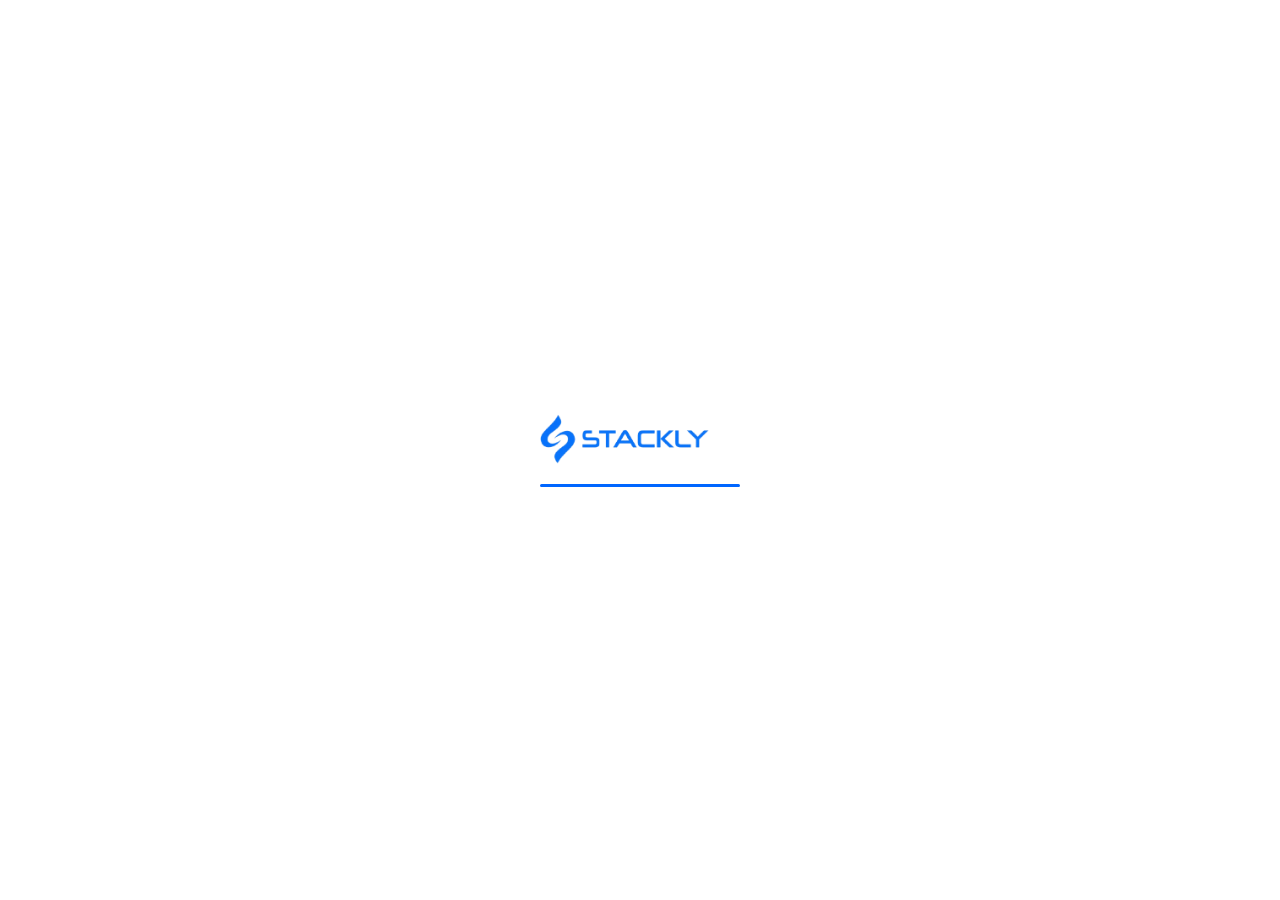
<file: login.html>
<!DOCTYPE html>

<html lang="en">
<head>
<meta charset="utf-8"/>
<meta content="width=device-width, initial-scale=1.0" name="viewport"/>
<title>Login | Accounting</title>
<link href="https://fonts.googleapis.com/css2?family=Plus+Jakarta+Sans:wght@400;500;600;700;800&amp;display=swap" rel="stylesheet"/>
<link href="https://cdnjs.cloudflare.com/ajax/libs/font-awesome/6.4.0/css/all.min.css" rel="stylesheet"/>
<link href="https://unpkg.com/aos@2.3.1/dist/aos.css" rel="stylesheet"/>
<link href="css/style.css?v=1790326235" rel="stylesheet"/>
</head>
<body class="auth-page preloader-active">

<!-- Preloader -->
<div id="preloader">
    <div class="premium-preloader">
        <img src="logo-blue.webp" alt="Stackly Logo" class="preloader-logo-anim">
        <div class="preloader-line">
            <div class="preloader-line-inner"></div>
        </div>
    </div>
</div>

<div style="position: absolute; top: 20px; left: 20px;">
    <a href="index.html" class="btn btn-outline" style="padding: 0.5rem 1rem; border-color: var(--border); background: white;"><i class="fa-solid fa-arrow-left"></i> Back to Home</a>
</div>
<div class="auth-card">
<div class="auth-header">
<a class="logo" href="index.html" style="justify-content:center;"><img alt="Logo" src="logo-blue.webp" class="responsive-logo"/></a>
<h2 style="margin-top:0.5rem; margin-bottom:0.25rem; font-size:1.5rem;">Welcome Back</h2>
<p style="color:var(--text-light); margin:0;">Sign in to securely manage your finances</p>
</div>
<form data-success-action="login_success" id="proLoginForm" novalidate="novalidate">
<div class="form-group">
<label class="form-label" for="loginEmail">Email Address</label>
<input class="form-control" id="loginEmail" autocomplete="email" data-custom-required="true" placeholder="name@company.com" type="email"/>
</div>
<div class="form-group">
<label class="form-label" for="loginPassword">Password</label>
<div style="position:relative;">
<input class="form-control" id="loginPassword" autocomplete="current-password" type="password" placeholder="Enter password" data-custom-required="true" />
<i class="fa-solid fa-eye" id="togglePassword" style="position:absolute; right:15px; top:50%; transform:translateY(-50%); cursor:pointer; color:var(--text-light);"></i>
</div>
</div>
<div class="form-group">
<label class="form-label" for="loginRole">Select Role</label>
<select class="form-control" id="loginRole" data-custom-required="true">
<option value="client">Client Portal</option>
<option value="admin">Admin Dashboard</option>
</select>
</div>
<div style="display:flex; flex-direction:column; gap:0.25rem; align-items:center; margin-bottom:1rem; font-size:0.85rem; width:100%; text-align:center;">
<label style="display:flex; align-items:center; gap:0.5rem; cursor:pointer; color:var(--text-main);">
<input id="dynamicField_login_1" style="width:16px; height:16px; accent-color:var(--accent);" type="checkbox"/> Remember me
                </label>
<a href="404.html" onclick="window.location.href='404.html'; return false;" style="font-weight:600; color:var(--accent);">Forgot Password?</a>
</div>
<button class="btn btn-primary btn-block" id="loginSubmitBtn" style="justify-content:center; padding:0.6rem 1rem;" type="submit">Sign In</button>
</form>
<p style="text-align:center; margin-top:1rem; font-size:0.95rem; color:var(--text-light);">
            Don't have an account? <a href="signup.html" style="font-weight:700; color:var(--primary);">Sign Up</a>
</p>
</div>
<script src="https://unpkg.com/aos@2.3.1/dist/aos.js"></script>
<script src="js/main.js?v=1790326473"></script>
<script>document.getElementById('togglePassword').addEventListener('click', function() { const pw = document.getElementById('loginPassword'); const type = pw.getAttribute('type') === 'password' ? 'text' : 'password'; pw.setAttribute('type', type); this.classList.toggle('fa-eye-slash'); });</script></body>
</html>
</file>
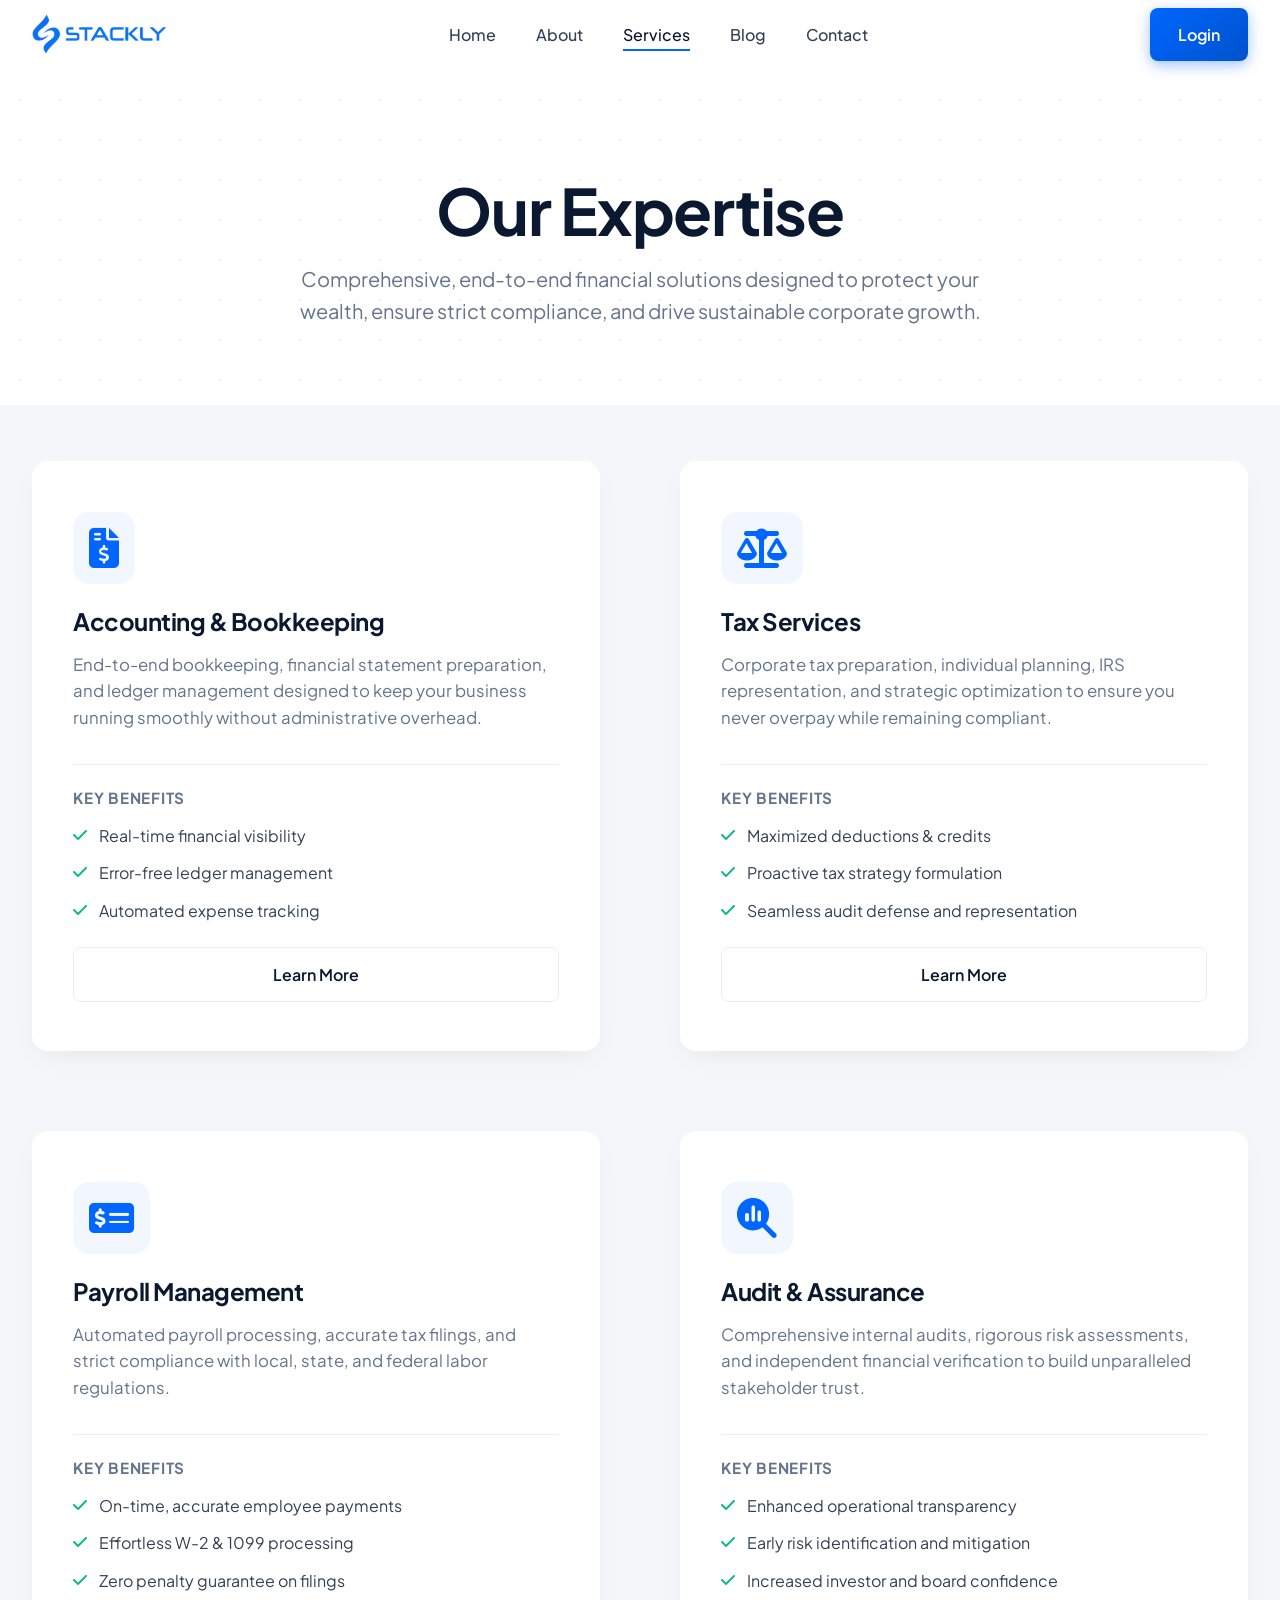
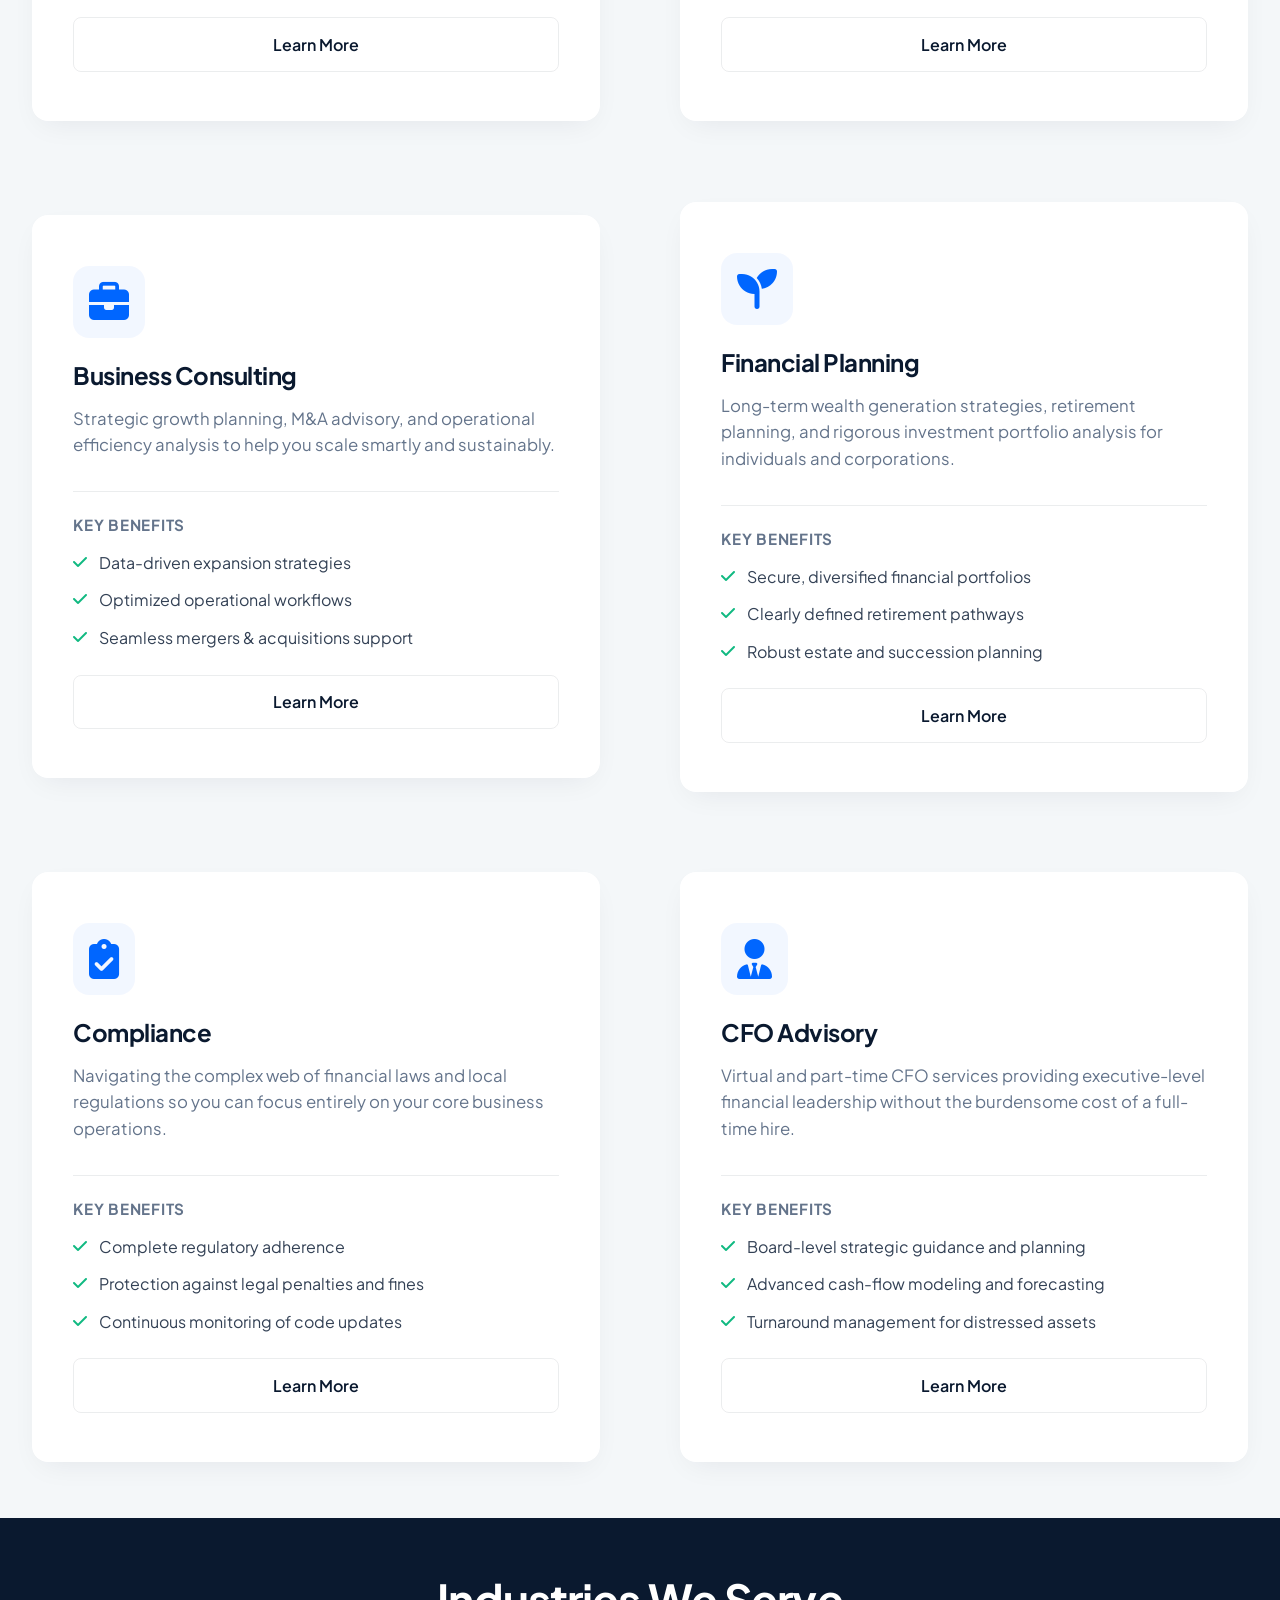
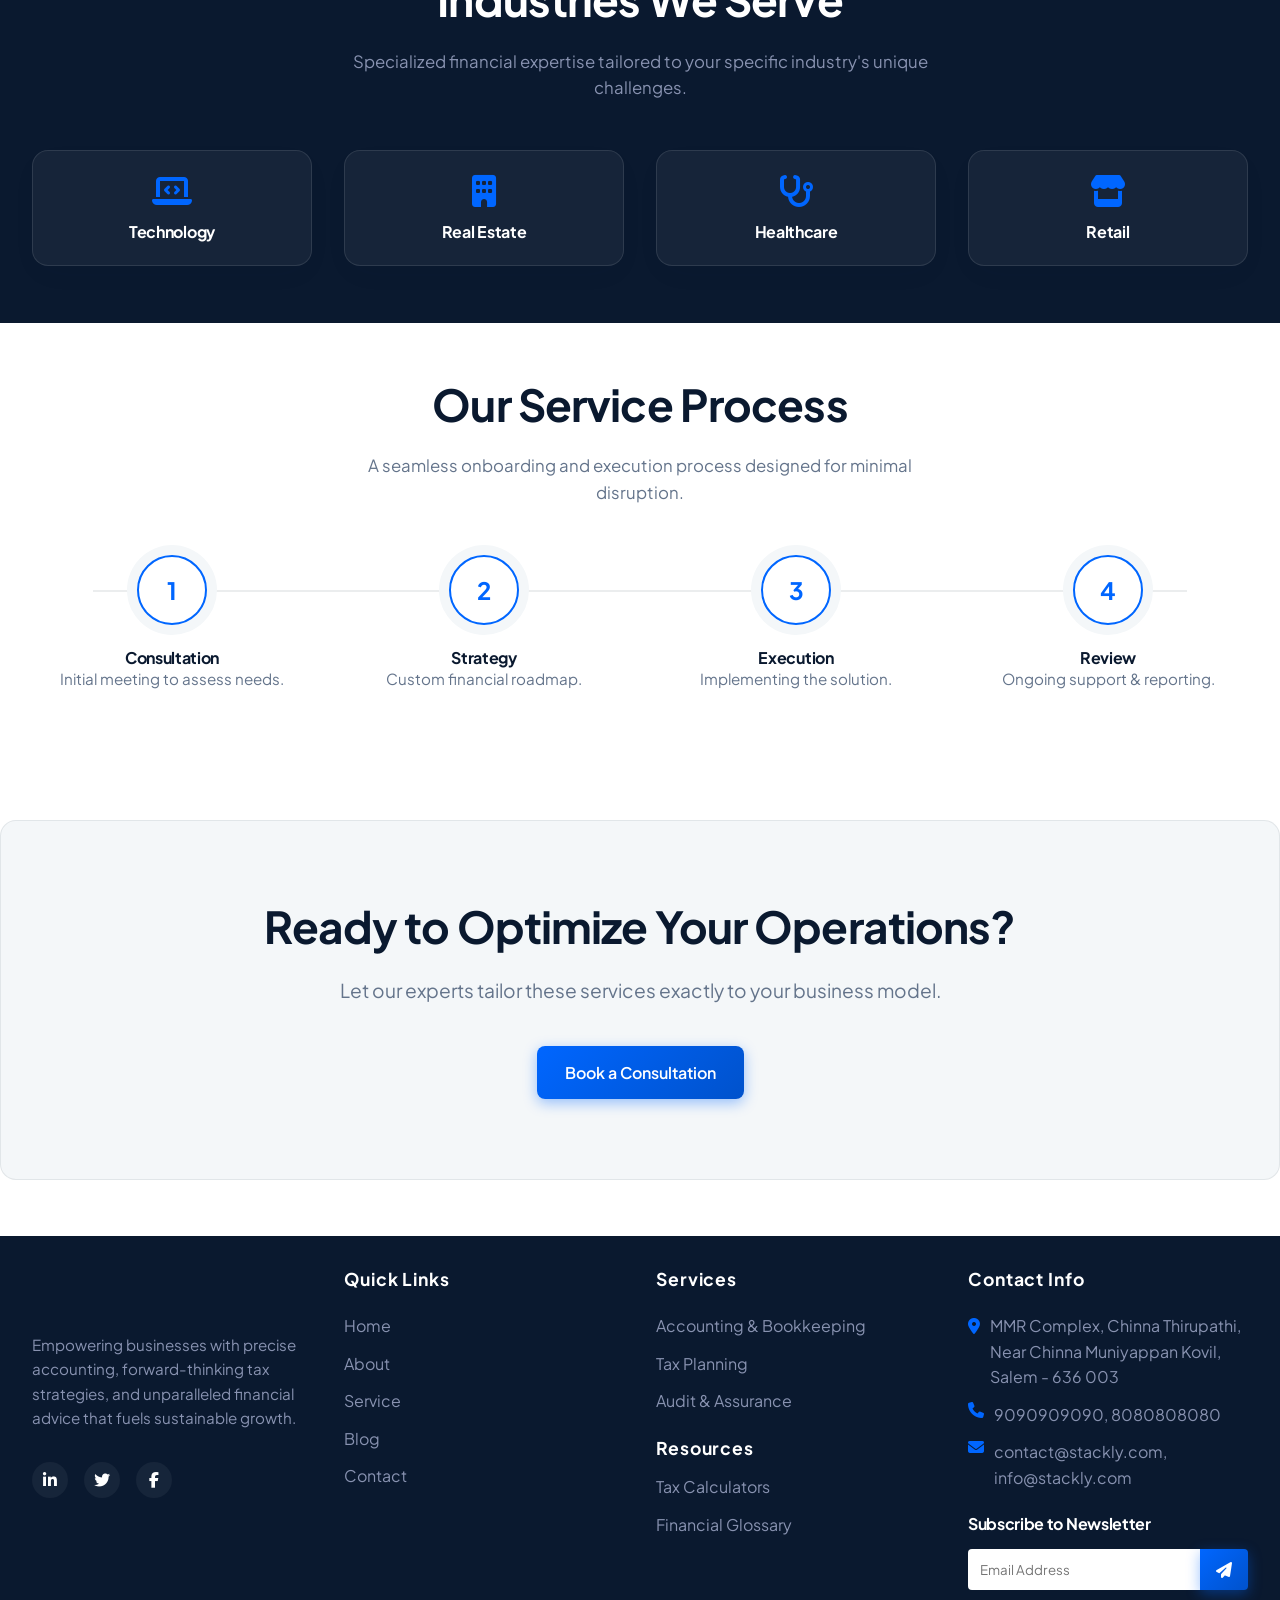
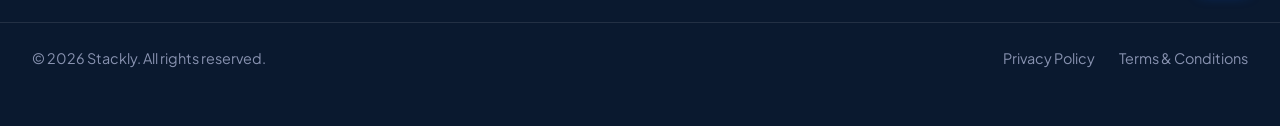
<file: services.html>
<!DOCTYPE html>

<html lang="en">
<head>
<meta charset="utf-8"/>
<meta content="width=device-width, initial-scale=1.0" name="viewport"/>
<title>Services | Accounting</title>
<!-- Google Fonts -->
<link href="https://fonts.googleapis.com" rel="preconnect"/>
<link crossorigin="" href="https://fonts.gstatic.com" rel="preconnect"/>
<link href="https://fonts.googleapis.com/css2?family=Plus+Jakarta+Sans:wght@400;500;600;700;800&amp;display=swap" rel="stylesheet"/>
<!-- FontAwesome -->
<link href="https://cdnjs.cloudflare.com/ajax/libs/font-awesome/6.4.0/css/all.min.css" rel="stylesheet"/>
<!-- AOS Animation CSS -->
<link href="https://unpkg.com/aos@2.3.1/dist/aos.css" rel="stylesheet"/>
<!-- Custom CSS -->
<link href="css/style.css?v=1790326235" rel="stylesheet"/>
</head>
<body class="preloader-active">


<!-- Preloader -->
<div id="preloader">
    <div class="premium-preloader">
        <img src="logo-blue.webp" alt="Stackly Logo" class="preloader-logo-anim">
        <div class="preloader-line">
            <div class="preloader-line-inner"></div>
        </div>
    </div>
</div><!-- Header / Navbar -->
<header class="navbar">
<div class="container nav-container">
<a class="logo" href="index.html"><img alt="Logo" src="logo-blue.webp" class="responsive-logo"/></a>
<nav class="nav-links">
<div class="mobile-only-logo" style="margin-bottom: 2rem;">
    <a href="index.html"><img alt="Logo" src="logo-blue.webp" class="responsive-logo"/></a>
</div>

<a class="" href="index.html">Home</a>
<a class="" href="about.html">About</a>
<a class="active" href="services.html">Services</a>
<a class="" href="blog.html">Blog</a>
<a class="" href="contact.html">Contact</a>

<div class="mobile-only-btn" style="margin-top: auto; margin-bottom: 2rem; padding-top: 1rem; width: 100%;">
    <a class="btn btn-primary" href="login.html" style="width: 100%; text-align: center;">Login</a>
</div>
</nav>
<div class="nav-actions"><a class="btn btn-primary" href="login.html">Login</a></div>
<div class="mobile-toggle">
<i class="fa-solid fa-bars"></i>
</div>
</div>
</header>
<main>
<!-- 1. Hero & Overview -->
<section class="hero" style="min-height: 45vh; padding-top: 10rem; background-color: var(--bg-white); background-image: radial-gradient(var(--border) 1px, transparent 1px); background-size: 40px 40px; display: flex; align-items: center;">
<div class="container" style="text-align:center;">
<h1 style="font-size:4rem; margin-bottom: 1rem;">Our Expertise</h1>
<p style="max-width: 700px; margin: 0 auto; font-size: 1.25rem; color:var(--text-light);">Comprehensive, end-to-end financial solutions designed to protect your wealth, ensure strict compliance, and drive sustainable corporate growth.</p>
</div>
</section>
<!-- 2. Detailed Services Grid -->
<section class="section section-light">
<div class="container grid-2">
<!-- Service 1 -->
<div class="card" data-aos="fade-up">
<i class="fa-solid fa-file-invoice-dollar card-icon"></i>
<h3 style="font-size:1.5rem; margin-bottom:1rem;">Accounting &amp; Bookkeeping</h3>
<p>End-to-end bookkeeping, financial statement preparation, and ledger management designed to keep your business running smoothly without administrative overhead.</p>
<div style="margin: 1.5rem 0; padding-top: 1.5rem; border-top: 1px solid var(--border);">
<h4 style="font-size: 0.95rem; margin-bottom: 1rem; color:var(--text-light); text-transform:uppercase; letter-spacing:0.05em;">Key Benefits</h4>
<ul style="list-style: none;">
<li style="margin-bottom:0.75rem; display:flex; align-items:flex-start; gap:0.75rem;"><i class="fa-solid fa-check" style="color:var(--success); margin-top:0.25rem;"></i> Real-time financial visibility</li>
<li style="margin-bottom:0.75rem; display:flex; align-items:flex-start; gap:0.75rem;"><i class="fa-solid fa-check" style="color:var(--success); margin-top:0.25rem;"></i> Error-free ledger management</li>
<li style="margin-bottom:0.75rem; display:flex; align-items:flex-start; gap:0.75rem;"><i class="fa-solid fa-check" style="color:var(--success); margin-top:0.25rem;"></i> Automated expense tracking</li>
</ul>
</div>
<a class="btn btn-outline btn-block" href="404.html" onclick="window.location.href='404.html'; return false;">Learn More</a>
</div>
<!-- Service 2 -->
<div class="card" data-aos="fade-up">
<i class="fa-solid fa-scale-balanced card-icon"></i>
<h3 style="font-size:1.5rem; margin-bottom:1rem;">Tax Services</h3>
<p>Corporate tax preparation, individual planning, IRS representation, and strategic optimization to ensure you never overpay while remaining compliant.</p>
<div style="margin: 1.5rem 0; padding-top: 1.5rem; border-top: 1px solid var(--border);">
<h4 style="font-size: 0.95rem; margin-bottom: 1rem; color:var(--text-light); text-transform:uppercase; letter-spacing:0.05em;">Key Benefits</h4>
<ul style="list-style: none;">
<li style="margin-bottom:0.75rem; display:flex; align-items:flex-start; gap:0.75rem;"><i class="fa-solid fa-check" style="color:var(--success); margin-top:0.25rem;"></i> Maximized deductions &amp; credits</li>
<li style="margin-bottom:0.75rem; display:flex; align-items:flex-start; gap:0.75rem;"><i class="fa-solid fa-check" style="color:var(--success); margin-top:0.25rem;"></i> Proactive tax strategy formulation</li>
<li style="margin-bottom:0.75rem; display:flex; align-items:flex-start; gap:0.75rem;"><i class="fa-solid fa-check" style="color:var(--success); margin-top:0.25rem;"></i> Seamless audit defense and representation</li>
</ul>
</div>
<a class="btn btn-outline btn-block" href="404.html" onclick="window.location.href='404.html'; return false;">Learn More</a>
</div>
<!-- Service 3 -->
<div class="card" data-aos="fade-up">
<i class="fa-solid fa-money-check-dollar card-icon"></i>
<h3 style="font-size:1.5rem; margin-bottom:1rem;">Payroll Management</h3>
<p>Automated payroll processing, accurate tax filings, and strict compliance with local, state, and federal labor regulations.</p>
<div style="margin: 1.5rem 0; padding-top: 1.5rem; border-top: 1px solid var(--border);">
<h4 style="font-size: 0.95rem; margin-bottom: 1rem; color:var(--text-light); text-transform:uppercase; letter-spacing:0.05em;">Key Benefits</h4>
<ul style="list-style: none;">
<li style="margin-bottom:0.75rem; display:flex; align-items:flex-start; gap:0.75rem;"><i class="fa-solid fa-check" style="color:var(--success); margin-top:0.25rem;"></i> On-time, accurate employee payments</li>
<li style="margin-bottom:0.75rem; display:flex; align-items:flex-start; gap:0.75rem;"><i class="fa-solid fa-check" style="color:var(--success); margin-top:0.25rem;"></i> Effortless W-2 &amp; 1099 processing</li>
<li style="margin-bottom:0.75rem; display:flex; align-items:flex-start; gap:0.75rem;"><i class="fa-solid fa-check" style="color:var(--success); margin-top:0.25rem;"></i> Zero penalty guarantee on filings</li>
</ul>
</div>
<a class="btn btn-outline btn-block" href="404.html" onclick="window.location.href='404.html'; return false;">Learn More</a>
</div>
<!-- Service 4 -->
<div class="card" data-aos="fade-up">
<i class="fa-solid fa-magnifying-glass-chart card-icon"></i>
<h3 style="font-size:1.5rem; margin-bottom:1rem;">Audit &amp; Assurance</h3>
<p>Comprehensive internal audits, rigorous risk assessments, and independent financial verification to build unparalleled stakeholder trust.</p>
<div style="margin: 1.5rem 0; padding-top: 1.5rem; border-top: 1px solid var(--border);">
<h4 style="font-size: 0.95rem; margin-bottom: 1rem; color:var(--text-light); text-transform:uppercase; letter-spacing:0.05em;">Key Benefits</h4>
<ul style="list-style: none;">
<li style="margin-bottom:0.75rem; display:flex; align-items:flex-start; gap:0.75rem;"><i class="fa-solid fa-check" style="color:var(--success); margin-top:0.25rem;"></i> Enhanced operational transparency</li>
<li style="margin-bottom:0.75rem; display:flex; align-items:flex-start; gap:0.75rem;"><i class="fa-solid fa-check" style="color:var(--success); margin-top:0.25rem;"></i> Early risk identification and mitigation</li>
<li style="margin-bottom:0.75rem; display:flex; align-items:flex-start; gap:0.75rem;"><i class="fa-solid fa-check" style="color:var(--success); margin-top:0.25rem;"></i> Increased investor and board confidence</li>
</ul>
</div>
<a class="btn btn-outline btn-block" href="404.html" onclick="window.location.href='404.html'; return false;">Learn More</a>
</div>
<!-- Service 5 -->
<div class="card" data-aos="fade-up">
<i class="fa-solid fa-briefcase card-icon"></i>
<h3 style="font-size:1.5rem; margin-bottom:1rem;">Business Consulting</h3>
<p>Strategic growth planning, M&amp;A advisory, and operational efficiency analysis to help you scale smartly and sustainably.</p>
<div style="margin: 1.5rem 0; padding-top: 1.5rem; border-top: 1px solid var(--border);">
<h4 style="font-size: 0.95rem; margin-bottom: 1rem; color:var(--text-light); text-transform:uppercase; letter-spacing:0.05em;">Key Benefits</h4>
<ul style="list-style: none;">
<li style="margin-bottom:0.75rem; display:flex; align-items:flex-start; gap:0.75rem;"><i class="fa-solid fa-check" style="color:var(--success); margin-top:0.25rem;"></i> Data-driven expansion strategies</li>
<li style="margin-bottom:0.75rem; display:flex; align-items:flex-start; gap:0.75rem;"><i class="fa-solid fa-check" style="color:var(--success); margin-top:0.25rem;"></i> Optimized operational workflows</li>
<li style="margin-bottom:0.75rem; display:flex; align-items:flex-start; gap:0.75rem;"><i class="fa-solid fa-check" style="color:var(--success); margin-top:0.25rem;"></i> Seamless mergers &amp; acquisitions support</li>
</ul>
</div>
<a class="btn btn-outline btn-block" href="404.html" onclick="window.location.href='404.html'; return false;">Learn More</a>
</div>
<!-- Service 6 -->
<div class="card" data-aos="fade-up">
<i class="fa-solid fa-seedling card-icon"></i>
<h3 style="font-size:1.5rem; margin-bottom:1rem;">Financial Planning</h3>
<p>Long-term wealth generation strategies, retirement planning, and rigorous investment portfolio analysis for individuals and corporations.</p>
<div style="margin: 1.5rem 0; padding-top: 1.5rem; border-top: 1px solid var(--border);">
<h4 style="font-size: 0.95rem; margin-bottom: 1rem; color:var(--text-light); text-transform:uppercase; letter-spacing:0.05em;">Key Benefits</h4>
<ul style="list-style: none;">
<li style="margin-bottom:0.75rem; display:flex; align-items:flex-start; gap:0.75rem;"><i class="fa-solid fa-check" style="color:var(--success); margin-top:0.25rem;"></i> Secure, diversified financial portfolios</li>
<li style="margin-bottom:0.75rem; display:flex; align-items:flex-start; gap:0.75rem;"><i class="fa-solid fa-check" style="color:var(--success); margin-top:0.25rem;"></i> Clearly defined retirement pathways</li>
<li style="margin-bottom:0.75rem; display:flex; align-items:flex-start; gap:0.75rem;"><i class="fa-solid fa-check" style="color:var(--success); margin-top:0.25rem;"></i> Robust estate and succession planning</li>
</ul>
</div>
<a class="btn btn-outline btn-block" href="404.html" onclick="window.location.href='404.html'; return false;">Learn More</a>
</div>
<!-- Service 7 -->
<div class="card" data-aos="fade-up">
<i class="fa-solid fa-clipboard-check card-icon"></i>
<h3 style="font-size:1.5rem; margin-bottom:1rem;">Compliance</h3>
<p>Navigating the complex web of financial laws and local regulations so you can focus entirely on your core business operations.</p>
<div style="margin: 1.5rem 0; padding-top: 1.5rem; border-top: 1px solid var(--border);">
<h4 style="font-size: 0.95rem; margin-bottom: 1rem; color:var(--text-light); text-transform:uppercase; letter-spacing:0.05em;">Key Benefits</h4>
<ul style="list-style: none;">
<li style="margin-bottom:0.75rem; display:flex; align-items:flex-start; gap:0.75rem;"><i class="fa-solid fa-check" style="color:var(--success); margin-top:0.25rem;"></i> Complete regulatory adherence</li>
<li style="margin-bottom:0.75rem; display:flex; align-items:flex-start; gap:0.75rem;"><i class="fa-solid fa-check" style="color:var(--success); margin-top:0.25rem;"></i> Protection against legal penalties and fines</li>
<li style="margin-bottom:0.75rem; display:flex; align-items:flex-start; gap:0.75rem;"><i class="fa-solid fa-check" style="color:var(--success); margin-top:0.25rem;"></i> Continuous monitoring of code updates</li>
</ul>
</div>
<a class="btn btn-outline btn-block" href="404.html" onclick="window.location.href='404.html'; return false;">Learn More</a>
</div>
<!-- Service 8 -->
<div class="card" data-aos="fade-up">
<i class="fa-solid fa-user-tie card-icon"></i>
<h3 style="font-size:1.5rem; margin-bottom:1rem;">CFO Advisory</h3>
<p>Virtual and part-time CFO services providing executive-level financial leadership without the burdensome cost of a full-time hire.</p>
<div style="margin: 1.5rem 0; padding-top: 1.5rem; border-top: 1px solid var(--border);">
<h4 style="font-size: 0.95rem; margin-bottom: 1rem; color:var(--text-light); text-transform:uppercase; letter-spacing:0.05em;">Key Benefits</h4>
<ul style="list-style: none;">
<li style="margin-bottom:0.75rem; display:flex; align-items:flex-start; gap:0.75rem;"><i class="fa-solid fa-check" style="color:var(--success); margin-top:0.25rem;"></i> Board-level strategic guidance and planning</li>
<li style="margin-bottom:0.75rem; display:flex; align-items:flex-start; gap:0.75rem;"><i class="fa-solid fa-check" style="color:var(--success); margin-top:0.25rem;"></i> Advanced cash-flow modeling and forecasting</li>
<li style="margin-bottom:0.75rem; display:flex; align-items:flex-start; gap:0.75rem;"><i class="fa-solid fa-check" style="color:var(--success); margin-top:0.25rem;"></i> Turnaround management for distressed assets</li>
</ul>
</div>
<a class="btn btn-outline btn-block" href="404.html" onclick="window.location.href='404.html'; return false;">Learn More</a>
</div>
</div>
</section>
<!-- 3. Industries We Serve -->
<section class="section section-dark">
<div class="container">
<div style="text-align:center; margin-bottom: 3rem;">
<h2 style="color:white;">Industries We Serve</h2>
<p style="color:#8892B0; max-width:600px; margin:0 auto;">Specialized financial expertise tailored to your specific industry's unique challenges.</p>
</div>
<div class="grid-4">
<div class="card" data-aos="fade-up" style="background:rgba(255,255,255,0.05); border:1px solid rgba(255,255,255,0.1); color:white; padding:1.5rem; text-align:center;">
<i class="fa-solid fa-laptop-code" style="font-size:2rem; color:var(--accent); margin-bottom:1rem;"></i>
<h4 style="color:white; margin:0;">Technology</h4>
</div>
<div class="card" data-aos="fade-up" style="background:rgba(255,255,255,0.05); border:1px solid rgba(255,255,255,0.1); color:white; padding:1.5rem; text-align:center;">
<i class="fa-solid fa-building" style="font-size:2rem; color:var(--accent); margin-bottom:1rem;"></i>
<h4 style="color:white; margin:0;">Real Estate</h4>
</div>
<div class="card" data-aos="fade-up" style="background:rgba(255,255,255,0.05); border:1px solid rgba(255,255,255,0.1); color:white; padding:1.5rem; text-align:center;">
<i class="fa-solid fa-stethoscope" style="font-size:2rem; color:var(--accent); margin-bottom:1rem;"></i>
<h4 style="color:white; margin:0;">Healthcare</h4>
</div>
<div class="card" data-aos="fade-up" style="background:rgba(255,255,255,0.05); border:1px solid rgba(255,255,255,0.1); color:white; padding:1.5rem; text-align:center;">
<i class="fa-solid fa-store" style="font-size:2rem; color:var(--accent); margin-bottom:1rem;"></i>
<h4 style="color:white; margin:0;">Retail</h4>
</div>
</div>
</div>
</section>

<!-- 4. How We Work -->
<section class="section section-white">
<div class="container">
<div style="text-align:center; margin-bottom: 3rem;">
<h2>Our Service Process</h2>
<p style="color:var(--text-light); max-width:600px; margin:0 auto;">A seamless onboarding and execution process designed for minimal disruption.</p>
</div>
<div class="timeline">
<div class="timeline-step">
<div class="timeline-icon">1</div>
<h4>Consultation</h4>
<p style="color:var(--text-light); font-size:0.95rem;">Initial meeting to assess needs.</p>
</div>
<div class="timeline-step">
<div class="timeline-icon">2</div>
<h4>Strategy</h4>
<p style="color:var(--text-light); font-size:0.95rem;">Custom financial roadmap.</p>
</div>
<div class="timeline-step">
<div class="timeline-icon">3</div>
<h4>Execution</h4>
<p style="color:var(--text-light); font-size:0.95rem;">Implementing the solution.</p>
</div>
<div class="timeline-step">
<div class="timeline-icon">4</div>
<h4>Review</h4>
<p style="color:var(--text-light); font-size:0.95rem;">Ongoing support &amp; reporting.</p>
</div>
</div>
</div>
</section>

<!-- CTA Section -->
<section class="section section-white">
<div class="container" style="text-align:center; padding: 5rem 3rem; background:var(--bg-main); border-radius:var(--radius-lg); border:1px solid var(--border);">
<h2>Ready to Optimize Your Operations?</h2>
<p style="margin-bottom:2.5rem; font-size:1.2rem; color:var(--text-light);">Let our experts tailor these services exactly to your business model.</p>
<div style="display:flex; gap:1.5rem; justify-content:center; flex-wrap:wrap;">
<a class="btn btn-primary" href="contact.html">Book a Consultation</a>
</div>
</div>
</section>
</main>
<!-- Footer -->
<footer class="footer" style="background-color: #0A192F; color: white; padding-top: 2rem;">
<div class="container grid-4">
<!-- Col 1: Logo & Info -->
<div>
<a class="logo" href="index.html" style="color:white; margin-bottom:1.5rem; display:flex; align-items:center; gap:0.5rem; font-size:1.5rem; font-weight:700; text-decoration:none;"><img alt="Logo" src="logo-blue.webp" class="responsive-logo"/></a>
<p style="color:#8892B0; margin-bottom:2rem; font-size:0.95rem; line-height:1.6;">Empowering businesses with precise accounting, forward-thinking tax strategies, and unparalleled financial advice that fuels sustainable growth.</p>
<div class="social-links" style="display:flex; gap:1rem;">
<a aria-label="Visit our social media" href="404.html" onmouseout="this.style.background='rgba(255,255,255,0.05)'" onmouseover="this.style.background='var(--primary)'" style="width:36px; height:36px; background:rgba(255,255,255,0.05); color:white; border-radius:50%; display:flex; align-items:center; justify-content:center; text-decoration:none; transition:0.2s;"><i class="fa-brands fa-linkedin-in"></i></a>
<a aria-label="Visit our social media" href="404.html" onmouseout="this.style.background='rgba(255,255,255,0.05)'" onmouseover="this.style.background='var(--primary)'" style="width:36px; height:36px; background:rgba(255,255,255,0.05); color:white; border-radius:50%; display:flex; align-items:center; justify-content:center; text-decoration:none; transition:0.2s;"><i class="fa-brands fa-twitter"></i></a>
<a href="404.html" onmouseout="this.style.background='rgba(255,255,255,0.05)'" onmouseover="this.style.background='var(--primary)'" style="width:36px; height:36px; background:rgba(255,255,255,0.05); color:white; border-radius:50%; display:flex; align-items:center; justify-content:center; text-decoration:none; transition:0.2s;"><i class="fa-brands fa-facebook-f"></i></a>
</div>
</div>
<!-- Col 2: Quick Links -->
<div>
<h4 style="color:white; margin-bottom:1.5rem; font-size:1.1rem; letter-spacing:0.05em;">Quick Links</h4>
<ul style="list-style:none; padding:0; margin:0;"><li style="margin-bottom:0.75rem;"><a href="index.html" onmouseout="this.style.color='#8892B0'" onmouseover="this.style.color='var(--accent)'" style="color:#8892B0; text-decoration:none; transition:0.2s;">Home</a></li><li style="margin-bottom:0.75rem;"><a href="about.html" onmouseout="this.style.color='#8892B0'" onmouseover="this.style.color='var(--accent)'" style="color:#8892B0; text-decoration:none; transition:0.2s;">About</a></li><li style="margin-bottom:0.75rem;"><a href="services.html" onmouseout="this.style.color='#8892B0'" onmouseover="this.style.color='var(--accent)'" style="color:#8892B0; text-decoration:none; transition:0.2s;">Service</a></li><li style="margin-bottom:0.75rem;"><a href="blog.html" onmouseout="this.style.color='#8892B0'" onmouseover="this.style.color='var(--accent)'" style="color:#8892B0; text-decoration:none; transition:0.2s;">Blog</a></li><li style="margin-bottom:0.75rem;"><a href="contact.html" onmouseout="this.style.color='#8892B0'" onmouseover="this.style.color='var(--accent)'" style="color:#8892B0; text-decoration:none; transition:0.2s;">Contact</a></li></ul>
</div>
<!-- Col 3: Services & Resources -->
<div>
<h4 style="color:white; margin-bottom:1.5rem; font-size:1.1rem; letter-spacing:0.05em;">Services</h4>
<ul style="list-style:none; padding:0; margin:0; margin-bottom:1.5rem;">
<li style="margin-bottom:0.75rem;"><a href="404.html" onmouseout="this.style.color='#8892B0'" onmouseover="this.style.color='var(--accent)'" style="color:#8892B0; text-decoration:none; transition:0.2s;">Accounting &amp; Bookkeeping</a></li>
<li style="margin-bottom:0.75rem;"><a href="404.html" onmouseout="this.style.color='#8892B0'" onmouseover="this.style.color='var(--accent)'" style="color:#8892B0; text-decoration:none; transition:0.2s;">Tax Planning</a></li>
<li style="margin-bottom:0.75rem;"><a href="404.html" onmouseout="this.style.color='#8892B0'" onmouseover="this.style.color='var(--accent)'" style="color:#8892B0; text-decoration:none; transition:0.2s;">Audit &amp; Assurance</a></li>
</ul>
<h4 style="color:white; margin-bottom:1rem; font-size:1.1rem; letter-spacing:0.05em;">Resources</h4>
<ul style="list-style:none; padding:0; margin:0;">
<li style="margin-bottom:0.75rem;"><a href="404.html" onmouseout="this.style.color='#8892B0'" onmouseover="this.style.color='var(--accent)'" style="color:#8892B0; text-decoration:none; transition:0.2s;">Tax Calculators</a></li>
<li style="margin-bottom:0.75rem;"><a href="404.html" onmouseout="this.style.color='#8892B0'" onmouseover="this.style.color='var(--accent)'" style="color:#8892B0; text-decoration:none; transition:0.2s;">Financial Glossary</a></li>
</ul>
</div>
<!-- Col 4: Contact & Newsletter -->
<div>
<h4 style="color:white; margin-bottom:1.5rem; font-size:1.1rem; letter-spacing:0.05em;">Contact Info</h4>
<ul style="list-style:none; padding:0; margin:0; margin-bottom:1.5rem;">
<li style="display:flex; gap:10px; color:#8892B0; margin-bottom:0.75rem; align-items:flex-start;"><i class="fa-solid fa-location-dot" style="margin-top:5px; color:var(--accent);"></i>  MMR Complex, Chinna Thirupathi, Near Chinna Muniyappan Kovil, Salem - 636 003</li>
<li style="display:flex; gap:10px; color:#8892B0; margin-bottom:0.75rem; align-items:flex-start;"><i class="fa-solid fa-phone" style="color:var(--accent);"></i> 9090909090, 8080808080</li>
<li style="display:flex; gap:10px; color:#8892B0; align-items:flex-start;"><i class="fa-solid fa-envelope" style="color:var(--accent);"></i> contact@stackly.com, info@stackly.com</li>
</ul>
<h4 style="color:white; margin-bottom:1rem; font-size:1rem;">Subscribe to Newsletter</h4>
<form data-success-action="404" novalidate="novalidate" style="display:flex;">
<input aria-label="Email Address for Newsletter" data-custom-required="true" id="dynamicField_services_1" placeholder="Email Address" style="padding:0.75rem; border:none; outline:none; border-radius:4px 0 0 4px; flex:1; font-family:inherit;" type="email"/>
<button aria-label="Subscribe to newsletter" class="btn btn-primary" style="border-radius:0 4px 4px 0; padding:0.75rem 1rem; flex-shrink:0;" type="submit"><i class="fa-solid fa-paper-plane"></i></button>
</form>
</div>
</div>
<!-- Bottom Bar -->
<div style="border-top: 1px solid rgba(255,255,255,0.1); margin-top: 2rem; padding: 1.5rem 0;">
<div class="container" style="display:flex; justify-content:space-between; align-items:center; flex-wrap:wrap; gap:1rem;">
<p style="color:#8892B0; margin:0; font-size:0.9rem;">© 2026 Stackly. All rights reserved.</p>
<div style="display:flex; gap:1.5rem;">
<a href="404.html" onclick="window.location.href='404.html'; return false;" onmouseout="this.style.color='#8892B0'" onmouseover="this.style.color='white'" style="color:#8892B0; text-decoration:none; font-size:0.9rem; transition:0.2s;">Privacy Policy</a>
<a href="404.html" onclick="window.location.href='404.html'; return false;" onmouseout="this.style.color='#8892B0'" onmouseover="this.style.color='white'" style="color:#8892B0; text-decoration:none; font-size:0.9rem; transition:0.2s;">Terms &amp; Conditions</a>
</div>
</div>
</div>
</footer>
<!-- AOS Animation JS -->
<script src="https://unpkg.com/aos@2.3.1/dist/aos.js"></script>
<!-- Custom JS -->
<script src="js/main.js?v=1790326473"></script>
</body>
</html>
</file>
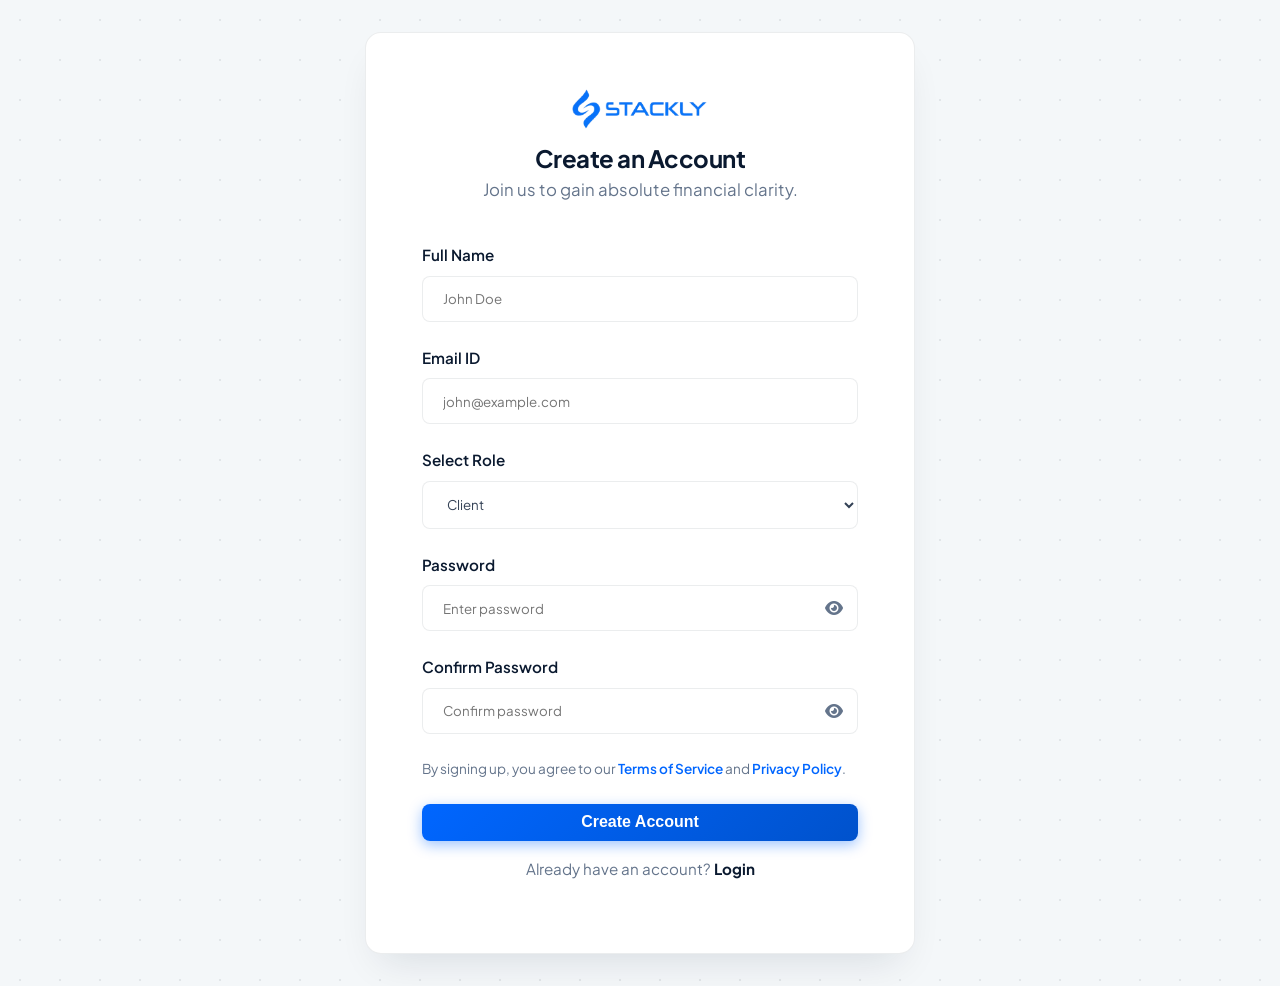
<file: signup.html>
<!DOCTYPE html>

<html lang="en">
<head>
<meta charset="utf-8"/>
<meta content="width=device-width, initial-scale=1.0" name="viewport"/>
<title>Create Account | Accounting</title>
<link href="https://fonts.googleapis.com/css2?family=Plus+Jakarta+Sans:wght@400;500;600;700;800&amp;display=swap" rel="stylesheet"/>
<link href="https://cdnjs.cloudflare.com/ajax/libs/font-awesome/6.4.0/css/all.min.css" rel="stylesheet"/>
<link href="https://unpkg.com/aos@2.3.1/dist/aos.css" rel="stylesheet"/>
<link href="css/style.css?v=1790326235" rel="stylesheet"/>
</head>
<body class="auth-page">
<div class="auth-card" style="max-width: 550px;">
<div class="auth-header">
<a class="logo" href="index.html" style="justify-content:center;"><img alt="Logo" src="logo-blue.webp" class="responsive-logo"/></a>
<h2 style="margin-top:0.5rem; margin-bottom:0.25rem; font-size:1.5rem;">Create an Account</h2>
<p style="color:var(--text-light); margin:0;">Join us to gain absolute financial clarity.</p>
</div>
<!-- Success Message Block -->
<div id="signupSuccess" style="display:none; padding:1.25rem; background:rgba(16,185,129,0.1); color:#059669; border-radius:var(--radius); margin-bottom:1.5rem; border:1px solid rgba(16,185,129,0.3); text-align:center;">
<i class="fa-solid fa-circle-check" style="font-size:1.5rem; margin-bottom:0.5rem;"></i>
<h4 style="margin:0; font-size:1.1rem;">Account Created!</h4>
<p style="margin:0; font-size:0.95rem;">Redirecting to login...</p>
</div>
<form id="proSignupForm" novalidate="novalidate">
<div class="form-group">
<label class="form-label" for="sName">Full Name</label>
<input class="form-control" id="sName" autocomplete="name" data-custom-required="true" placeholder="John Doe" type="text"/>
</div>
<div class="form-group">
<label class="form-label" for="sEmail">Email ID</label>
<input class="form-control" id="sEmail" autocomplete="email" data-custom-required="true" placeholder="john@example.com" type="email"/>
</div>
<div class="form-group">
<label class="form-label" for="sRole">Select Role</label>
<select class="form-control" id="sRole" data-custom-required="true">
<option value="client">Client</option>
<option value="admin">Admin</option>
</select>
</div>
<div class="grid-form-2">
<div class="form-group">
<label class="form-label" for="sPassword">Password</label>
<div style="position:relative;">
<input class="form-control" id="sPassword" autocomplete="new-password" type="password" placeholder="Enter password" data-custom-required="true" />
<i class="fa-solid fa-eye" id="toggleSPassword" style="position:absolute; right:15px; top:50%; transform:translateY(-50%); cursor:pointer; color:var(--text-light);" onclick="const pw = document.getElementById('sPassword'); pw.type = pw.type === 'password' ? 'text' : 'password'; this.classList.toggle('fa-eye-slash');"></i>
</div>
</div>
<div class="form-group">
<label class="form-label" for="sConfirmPassword">Confirm Password</label>
<div style="position:relative;">
<input class="form-control" id="sConfirmPassword" autocomplete="new-password" type="password" placeholder="Confirm password" data-custom-required="true" />
<i class="fa-solid fa-eye" id="toggleSConfirmPassword" style="position:absolute; right:15px; top:50%; transform:translateY(-50%); cursor:pointer; color:var(--text-light);" onclick="const pw = document.getElementById('sConfirmPassword'); pw.type = pw.type === 'password' ? 'text' : 'password'; this.classList.toggle('fa-eye-slash');"></i>
</div>
</div>
</div>
<p style="font-size:0.85rem; color:var(--text-light); margin-bottom:1.5rem;">By signing up, you agree to our <a href="404.html" onclick="window.location.href='404.html'; return false;" style="color:var(--accent); font-weight:600;">Terms of Service</a> and <a href="404.html" onclick="window.location.href='404.html'; return false;" style="color:var(--accent); font-weight:600;">Privacy Policy</a>.</p>
<button class="btn btn-primary btn-block" id="signupSubmitBtn" style="justify-content:center; padding:0.6rem 1rem;" type="submit">Create Account</button>
</form>
<p style="text-align:center; margin-top:1rem; font-size:0.95rem; color:var(--text-light);">
            Already have an account? <a href="login.html" style="font-weight:700; color:var(--primary);">Login</a>
</p>
</div>
<script src="https://unpkg.com/aos@2.3.1/dist/aos.js"></script>
<script src="js/main.js?v=1790326473"></script>
</body>
</html>
</file>
<file: css/style.css>
/* Desktop defaults */
.mobile-only-logo, .mobile-only-btn, .dash-mobile-logo { display: none; }

.responsive-logo { height: 40px ; width: auto ; max-width: 100%; object-fit: contain; }


:root {
  --primary: #0A192F; /* Ultra deep professional navy */
  --primary-light: #112240;
  --accent: #0066FF; /* Trustworthy Financial Blue */
  --accent-hover: #0052CC;
  --text-main: #334155;
  --text-light: #64748B;
  --bg-main: #F4F7F9;
    --light-gray: #f8fafc; /* Very subtle cool gray/blue */
  --bg-white: #FFFFFF;
  --border: rgba(10, 25, 47, 0.08);
  --success: #10B981;
  --error: #EF4444;
  --radius: 8px;
  --radius-lg: 16px; /* Elegant rounded cards */
  --shadow: 0 10px 30px -10px rgba(10, 25, 47, 0.08); /* Soft, premium shadow */
  --shadow-lg: 0 20px 40px -15px rgba(10, 25, 47, 0.12);
  --transition: all 0.4s cubic-bezier(0.16, 1, 0.3, 1);
}

* {
  margin: 0;
  padding: 0;
  box-sizing: border-box;
}

html {
  scroll-behavior: smooth;
}

body {
  font-family: 'Plus Jakarta Sans', sans-serif;
  color: var(--text-main);
  background-color: var(--bg-main);
  line-height: 1.6;
  overflow-x: hidden;
  -webkit-font-smoothing: antialiased;
}

/* Typography */
h1, h2, h3, h4, h5, h6 {
  color: var(--primary);
  font-weight: 700;
  line-height: 1.15;
  letter-spacing: -0.02em;
}

h1 { font-size: clamp(2rem, 5vw + 1rem, 3.75rem); margin-bottom: 1.5rem; }
h2 { font-size: clamp(1.75rem, 4vw + 1rem, 2.75rem); margin-bottom: 1.5rem; }
h3 { font-size: clamp(1.25rem, 2vw + 1rem, 1.5rem); margin-bottom: 1rem; }
p { margin-bottom: 1rem; font-size: clamp(0.95rem, 1vw + 0.5rem, 1.05rem); }
a { text-decoration: none; color: var(--accent); transition: var(--transition); }
a:hover { color: var(--accent-hover); }

/* Layout */
.container {
  width: 100%;
  max-width: 1280px;
  margin: 0 auto;
  padding: 0 2rem;
}

.section { padding: 6rem 0; overflow-x: hidden; }
.section-light { background-color: var(--bg-main); }
.section-white { background-color: var(--bg-white); }
.section-dark { background-color: var(--primary); color: var(--bg-white); }
.section-dark h1, .section-dark h2, .section-dark h3 { color: var(--bg-white); }
.section-dark p { color: #8892B0; }

/* Buttons */
.btn {
  display: inline-flex;
  align-items: center;
  justify-content: center;
  gap: 0.5rem;
  padding: 0.85rem 1.75rem;
  border-radius: var(--radius);
  font-weight: 600;
  cursor: pointer;
  transition: var(--transition);
  border: none;
  font-size: 1rem;
}
.btn-primary { 
  background-color: var(--accent); 
  color: var(--bg-white); 
  box-shadow: 0 4px 14px 0 rgba(0, 102, 255, 0.39);
}
.btn-primary:hover { 
  background-color: var(--accent-hover); 
  color: var(--bg-white);
  transform: translateY(-2px); 
  box-shadow: 0 6px 20px rgba(0, 102, 255, 0.23); 
}
.btn-outline { 
  background-color: transparent; 
  border: 1.5px solid var(--border); 
  color: var(--primary); 
}
.btn-outline:hover { 
  border-color: var(--accent); 
  color: var(--accent); 
  background-color: rgba(0, 102, 255, 0.04);
}
.btn-white { background-color: var(--bg-white); color: var(--primary); }
.btn-white:hover { transform: translateY(-2px); box-shadow: var(--shadow); }
.btn-block { display: flex; width: 100%; }

/* Navbar - Premium Glassmorphism */
.navbar {
  position: fixed;
  top: 0;
  width: 100%;
  background-color: rgba(255, 255, 255, 0.95);
  backdrop-filter: blur(10px);
    z-index: 1000;
  padding: 0.5rem 0;
  z-index: 1000;
  transition: var(--transition);
  border-bottom: 1px solid transparent;
}
.navbar.scrolled { 
  padding: 0.25rem 0; 
  border-bottom: 1px solid var(--border);
  background-color: rgba(255, 255, 255, 0.98);
  box-shadow: 0 4px 20px rgba(0,0,0,0.03); 
}
.nav-container { display: flex; justify-content: space-between; align-items: center; }
.logo { font-size: 1.5rem; font-weight: 800; color: var(--primary); display: flex; align-items: center; gap: 0.5rem; letter-spacing: -0.03em; }
.logo i { color: var(--accent); }

    

    .nav-links { display: flex; gap: 2.5rem; align-items: center; }
.nav-links a { color: var(--text-main); font-weight: 500; position: relative; }
.nav-links a::after {
  content: '';
  position: absolute;
  width: 0;
  height: 2px;
  bottom: -4px;
  left: 0;
  background-color: var(--accent);
  transition: var(--transition);
}
.nav-links a:hover::after, .nav-links a.active::after { width: 100%; }
.nav-links a:hover, .nav-links a.active { color: var(--primary); }
.nav-actions { display: flex; gap: 1rem; align-items: center; }
.mobile-toggle { display: none; font-size: 1.5rem; cursor: pointer; color: var(--primary); }

/* Hero Section */
.hero {
  padding: 10rem 0 6rem;
  background-color: var(--bg-white);
  /* Subtle geometric pattern */
  background-image: radial-gradient(var(--border) 1px, transparent 1px);
  background-size: 40px 40px;
  min-height: 85vh;
  display: flex;
  align-items: center;
}
.hero-grid { display: grid; grid-template-columns: 1fr 1fr; gap: 5rem; align-items: center; }
.hero-content h1 { font-size: 4.25rem; line-height: 1.1; }
.hero-content p { font-size: 1.25rem; color: var(--text-light); margin-bottom: 2.5rem; max-width: 90%; }
.hero-buttons { display: flex; gap: 1rem; }
.hero-image { position: relative; }
.hero-image::before {
  content: '';
  position: absolute;
  inset: -1rem;
  border-radius: var(--radius-lg);
  background: linear-gradient(135deg, var(--bg-main), var(--bg-white));
  z-index: -1;
  transform: rotate(-3deg);
}
.hero-image img { width: 100%; border-radius: var(--radius-lg); box-shadow: var(--shadow-lg); border: 1px solid var(--border); }

/* Grid Layouts */
.grid-3 { display: grid; grid-template-columns: repeat(3, 1fr); gap: 2.5rem; }
.grid-4 { display: grid; grid-template-columns: repeat(4, 1fr); gap: 2rem; }
.grid-2 { display: grid; grid-template-columns: repeat(2, 1fr); gap: 5rem; align-items: center; }

/* Cards */
.card {
  background: var(--bg-white);
  padding: 3rem 2.5rem;
  border-radius: var(--radius-lg);
  box-shadow: var(--shadow);
  transition: var(--transition);
  border: 1px solid rgba(255, 255, 255, 0.5); /* Inner border for premium feel */
  position: relative;
  overflow: hidden;
  z-index: 1;
}
.card::before {
  content: '';
  position: absolute;
  top: 0; left: 0; width: 100%; height: 100%;
  background: linear-gradient(180deg, rgba(255,255,255,0) 0%, rgba(244, 247, 249, 0.5) 100%);
  z-index: -1;
  opacity: 0;
  transition: var(--transition);
}
.card:hover { transform: translateY(-8px); box-shadow: var(--shadow-lg); border-color: var(--border); }
.card:hover::before { opacity: 1; }
.card-icon { font-size: 2.5rem; color: var(--accent); margin-bottom: 1.5rem; display: inline-block; padding: 1rem; background: rgba(0, 102, 255, 0.05); border-radius: var(--radius-lg); }
.card h3 { margin-bottom: 1rem; font-size: 1.35rem; }
.card p { color: var(--text-light); margin-bottom: 2rem; }
.card-link { font-weight: 600; display: inline-flex; align-items: center; gap: 0.5rem; color: var(--primary); }
.card-link:hover { color: var(--accent); gap: 0.75rem; }

/* Stats */
.stat-item { text-align: center; }
.stat-item h2 { font-size: 3.5rem; color: var(--primary); margin-bottom: 0.5rem; letter-spacing: -0.05em; }
.stat-item p { font-weight: 600; color: var(--text-light); text-transform: uppercase; letter-spacing: 0.05em; font-size: 0.85rem; }

/* Forms */
.form-group { margin-bottom: 1.5rem; }
.form-label { display: block; margin-bottom: 0.5rem; font-weight: 600; color: var(--primary); font-size: 0.95rem; }
.form-control {
  width: 100%;
  padding: 0.85rem 1.25rem;
  border: 1px solid var(--border);
  border-radius: var(--radius);
  font-family: inherit;
  transition: var(--transition);
  background-color: var(--bg-white);
  color: var(--text-main);
}
.form-control:focus { outline: none; border-color: var(--accent); box-shadow: 0 0 0 4px rgba(0,102,255,0.1); }
.form-error { color: var(--error); font-size: 0.875rem; margin-top: 0.35rem; display: none; }
.form-control.invalid { border-color: var(--error); }
.form-control.invalid + .form-error { display: block; }

/* Dashboards */
.dashboard-layout { display: flex; min-height: 100vh; background: var(--bg-main); }
.sidebar {
  width: 280px;
  background: var(--primary);
  color: var(--bg-white);
  padding: 2rem 0;
  display: flex;
  flex-direction: column;
  position: fixed;
  height: 100vh;
  border-right: 1px solid rgba(255,255,255,0.05);
}
.sidebar-logo { padding: 0 2rem 2rem; border-bottom: 1px solid rgba(255,255,255,0.05); margin-bottom: 1.5rem; }
.sidebar-logo a { color: var(--bg-white); font-size: 1.5rem; font-weight: 800; display: flex; align-items: center; gap: 0.5rem; }
.sidebar-logo i { color: var(--accent); }
.sidebar-menu { flex: 1; overflow-y: auto; padding: 0 1rem; }
.sidebar-menu a {
  display: flex; align-items: center; gap: 1rem; padding: 1rem 1.25rem;
  color: #8892B0; border-radius: var(--radius); margin-bottom: 0.5rem;
  font-weight: 500; transition: var(--transition);
}
.sidebar-menu a:hover, .sidebar-menu a.active { background: rgba(0, 102, 255, 0.1); color: var(--bg-white); }
.sidebar-menu a.active { border-left: 3px solid var(--accent); border-radius: 0 var(--radius) var(--radius) 0; }
.dashboard-main { flex: 1; margin-left: 280px; padding: 2.5rem; }
.dashboard-header { display: flex; justify-content: space-between; align-items: center; margin-bottom: 2.5rem; background: var(--bg-white); padding: 1.25rem 2rem; border-radius: var(--radius-lg); box-shadow: var(--shadow); border: 1px solid var(--border); }
.dash-card { background: var(--bg-white); padding: 1.75rem; border-radius: var(--radius-lg); box-shadow: var(--shadow); border: 1px solid var(--border); transition: var(--transition); }
.dash-card:hover { transform: translateY(-3px); box-shadow: var(--shadow-lg); }
.dash-card-header { display: flex; justify-content: space-between; align-items: center; margin-bottom: 1rem; }
.dash-card-title { font-size: 0.95rem; color: var(--text-light); font-weight: 600; text-transform: uppercase; letter-spacing: 0.05em; }
.dash-card-value { font-size: 2.25rem; font-weight: 700; color: var(--primary); letter-spacing: -0.03em; }
.chart-container { background: var(--bg-white); padding: 2rem; border-radius: var(--radius-lg); box-shadow: var(--shadow); border: 1px solid var(--border); margin-top: 2rem; }

/* Tables */
.table-container { overflow-x: auto; background: var(--bg-white); border-radius: var(--radius-lg); box-shadow: var(--shadow); border: 1px solid var(--border); margin-top: 2rem; }
table { width: 100%; border-collapse: separate; border-spacing: 0; }
th, td { padding: 1.25rem 1.5rem; text-align: left; border-bottom: 1px solid var(--border); }
th { background: rgba(244, 247, 249, 0.5); font-weight: 600; color: var(--text-light); text-transform: uppercase; font-size: 0.85rem; letter-spacing: 0.05em; }
tr:last-child td { border-bottom: none; }
tr:hover td { background: rgba(244, 247, 249, 0.5); }
.badge { padding: 0.35rem 0.85rem; border-radius: 99px; font-size: 0.85rem; font-weight: 600; }
.badge-success { background: rgba(16, 185, 129, 0.1); color: #059669; }
.badge-warning { background: rgba(245, 158, 11, 0.1); color: #D97706; }

/* Footer */
.footer { background: var(--primary); color: #8892B0; padding: 6rem 0 2rem; border-top: 1px solid var(--border); }
.footer-grid { display: grid; grid-template-columns: 2fr 1fr 1fr 1.5fr; gap: 4rem; margin-bottom: 4rem; }
.footer-logo { font-size: 1.75rem; font-weight: 800; color: var(--bg-white); display: flex; align-items: center; gap: 0.5rem; margin-bottom: 1.5rem; letter-spacing: -0.03em; }
.footer-logo i { color: var(--accent); }
.footer h4 { color: var(--bg-white); margin-bottom: 1.5rem; font-size: 1.1rem; }
.footer-links { list-style: none; }
.footer-links li { margin-bottom: 0.85rem; }
.footer-links a { color: #8892B0; transition: var(--transition); }
.footer-links a:hover { color: var(--accent); padding-left: 5px; }
.footer-bottom { padding-top: 2rem; border-top: 1px solid rgba(255,255,255,0.05); display: flex; justify-content: space-between; align-items: center; font-size: 0.95rem; }
.social-links { display: flex; gap: 1rem; }
.social-links a { display: inline-flex; align-items: center; justify-content: center; width: 40px; height: 40px; border-radius: 50%; background: rgba(255,255,255,0.05); color: var(--bg-white); transition: var(--transition); }
.social-links a:hover { background: var(--accent); transform: translateY(-3px); }

/* Auth Pages */
.auth-page { min-height: 100vh; display: flex; align-items: center; justify-content: center; background: var(--bg-main); background-image: radial-gradient(var(--border) 1px, transparent 1px); background-size: 40px 40px; padding: 2rem; }
.auth-card { background: var(--bg-white); padding: 3.5rem; border-radius: var(--radius-lg); box-shadow: var(--shadow-lg); border: 1px solid var(--border); width: 100%; max-width: 480px; }
.auth-header { text-align: center; margin-bottom: 2.5rem; }
.auth-header .logo { justify-content: center; margin-bottom: 1rem; }

/* Responsive */




@keyframes float { 0% { transform: translateY(0px); } 50% { transform: translateY(-10px); } 100% { transform: translateY(0px); } }

/* Timeline component */
.timeline { display: flex; justify-content: space-between; position: relative; gap: 2rem; margin-top: 3rem; }
.timeline::before { content: ''; position: absolute; top: 35px; left: 5%; width: 90%; height: 2px; background: var(--border); z-index: 0; }
.timeline-step { flex: 1; text-align: center; position: relative; z-index: 1; }
.timeline-icon { width: 70px; height: 70px; background: var(--bg-white); border: 2px solid var(--accent); color: var(--accent); border-radius: 50%; display: flex; align-items: center; justify-content: center; font-size: 1.5rem; font-weight: 700; margin: 0 auto 1.5rem; box-shadow: 0 0 0 10px var(--bg-main); transition: var(--transition); }
.timeline-step:hover .timeline-icon { background: var(--accent); color: var(--bg-white); transform: scale(1.1); }

/* Animated Gradient CTA */
.bg-animated {
    background: linear-gradient(-45deg, #0A192F, #112240, #0052CC, #0A192F);
    background-size: 400% 400%;
    animation: gradientBG 12s ease infinite;
}
@keyframes gradientBG {
    0% { background-position: 0% 50%; }
    50% { background-position: 100% 50%; }
    100% { background-position: 0% 50%; }
}

/* Testimonial specific */
.testimonial-card { display: flex; flex-direction: column; justify-content: space-between; height: 100%; }
.testimonial-stars { color: #F59E0B; margin-bottom: 1rem; font-size: 0.9rem; }
.testimonial-author { display: flex; align-items: center; gap: 1rem; margin-top: 1.5rem; border-top: 1px solid var(--border); padding-top: 1.5rem; }
.testimonial-author img { width: 50px; height: 50px; border-radius: 50%; object-fit: cover; }



/* =========================================
   SCROLL UX & BACK TO TOP
========================================= */
html { 
    scroll-behavior: smooth; 
}

body, html { 
    overflow-x: hidden; 
    max-width: 100%; 
}

/* Back to Top Button */
.back-to-top {
    position: fixed;
    bottom: 30px;
    right: 30px;
    width: 45px;
    height: 45px;
    background-color: var(--primary);
    color: white;
    border: none;
    border-radius: 50%;
    display: flex;
    align-items: center;
    justify-content: center;
    font-size: 1.2rem;
    cursor: pointer;
    opacity: 0;
    visibility: hidden;
    transform: translateY(20px);
    transition: all 0.3s cubic-bezier(0.4, 0, 0.2, 1);
    z-index: 999;
    box-shadow: 0 4px 12px rgba(10, 25, 47, 0.2);
}

.back-to-top.visible {
    opacity: 1;
    visibility: visible;
    transform: translateY(0);
}

.back-to-top:hover {
    background-color: var(--accent);
    transform: translateY(-3px);
    box-shadow: 0 6px 16px rgba(0, 102, 255, 0.3);
}

/* =========================================
   COMPREHENSIVE RESPONSIVE DESIGN (320px -> 1440px)
========================================= */

/* 1440px - Ultra Wide Displays */


/* 1024px - Laptops / Landscape Tablets */


/* 768px - Portrait Tablets / Large Phones */


/* 425px, 375px, 320px - Mobile Devices */



/* =========================================
   PERFORMANCE & HARDWARE ACCELERATION
========================================= */
/* Hint browser to utilize GPU for scroll animations */
[data-aos] {
    will-change: transform, opacity;
}

/* Prevent layout shifts (CLS) on image load */
img {
    content-visibility: auto;
}


/* =========================================
   ACCESSIBILITY (A11Y) FOCUS STATES
========================================= */
/* Ensure keyboard navigators can clearly see where they are */
:focus-visible {
    outline: 3px solid #0066FF;
    outline-offset: 3px;
    border-radius: 2px;
}

input:focus-visible, select:focus-visible, textarea:focus-visible, button:focus-visible {
    outline: 3px solid #0066FF;
    outline-offset: 2px;
}

/* Screen reader only utility class for invisible textual context */
.sr-only {
    position: absolute;
    width: 1px;
    height: 1px;
    padding: 0;
    margin: -1px;
    overflow: hidden;
    clip: rect(0, 0, 0, 0);
    white-space: nowrap;
    border-width: 0;
}


/* =========================================
   GLOBAL SPACING & GAP NORMALIZATION
========================================= */
/* Strip default top margins to prevent elements from pushing containers down unexpectedly */
h1, h2, h3, h4, h5, h6, p {
    margin-top: 0;
}

/* Remove default inline baseline gap below images */
img {
    display: block;
}

/* Tighten global section padding to remove excessive blank space */
.section {
    padding: 3.5rem 0 ;
}

/* Prevent Hero sections from stretching unnecessarily via 100vh */
.hero {
    min-height: auto ;
    padding: 7rem 0 4rem 0 ;
}

/* Eliminate dead space inside cards and final container elements */
.card > *:last-child, 
.section > .container > *:last-child,
.dashboard-card > *:last-child {
    margin-bottom: 0 ;
}

/* Tighten Footer spacing */
.footer {
    padding-top: 3.5rem ;
}
.footer > div[style*="margin-top: 4rem;"] {
    margin-top: 2rem ;
}

/* Responsive spacing reductions */






/* =========================================
   CUSTOM ICON SHAKE ANIMATION
========================================= */
@keyframes shakeIcon {
    0%, 100% { transform: translateX(0) rotate(0); }
    15% { transform: translateX(-4px) rotate(-8deg); }
    30% { transform: translateX(4px) rotate(8deg); }
    45% { transform: translateX(-4px) rotate(-8deg); }
    60% { transform: translateX(4px) rotate(8deg); }
    75% { transform: translateX(-2px) rotate(-4deg); }
}

.shake-target {
    display: inline-block;
    transition: transform 0.2s ease;
}

.card:hover .shake-target {
    animation: shakeIcon 0.7s cubic-bezier(.36,.07,.19,.97) both;
}

    /* DASHBOARD SPA STYLES */
    .dashboard-container { display: flex; height: 100vh; overflow: hidden; background: #f8fafc; }
    .sidebar { width: 260px; flex-shrink: 0; background: var(--primary); color: white; display: flex; flex-direction: column; overflow-y: auto; z-index: 100; transition: 0.3s; }
    .dashboard-body { flex: 1; display: flex; flex-direction: column; overflow: hidden; background: #f8fafc; }
    .dash-header { height: 70px; display: flex; align-items: center; justify-content: space-between; padding: 0 2rem; background: white; border-bottom: 1px solid #e2e8f0; flex-shrink: 0; }
    .dash-content-area { flex: 1; overflow-y: auto; padding: 2rem; }
    
    .dash-section { display: none; opacity: 0; transform: translateY(15px); transition: opacity 0.4s ease, transform 0.4s ease; }
    .dash-section.active { display: block; opacity: 1; transform: translateY(0); }
    
    .table-container { overflow-x: auto; background: white; border-radius: 8px; box-shadow: 0 1px 3px rgba(0,0,0,0.1); margin-top: 1.5rem; }
    .data-table { width: 100%; border-collapse: collapse; min-width: 700px; }
    .data-table th, .data-table td { padding: 1rem 1.5rem; text-align: left; border-bottom: 1px solid #f1f5f9; }
    .data-table th { background: #f8fafc; font-weight: 600; color: var(--text-light); }
    .badge { padding: 4px 10px; border-radius: 20px; font-size: 0.8rem; font-weight: 600; }
    .badge-success { background: #dcfce7; color: #166534; }
    .badge-warning { background: #fef9c3; color: #854d0e; }
    .badge-danger { background: #fee2e2; color: #991b1b; }
    
    .action-btn { padding: 6px 12px; border-radius: 4px; border: none; cursor: pointer; font-size: 0.85rem; font-weight: 500; }
    .action-view { background: #eff6ff; color: #1d4ed8; }
    .action-edit { background: #fef3c7; color: #b45309; }
    .action-delete { background: #fee2e2; color: #b91c1c; }
    
    
    
/* =========================================
   NEW MEGA DASHBOARD ALIGNMENT V2
========================================= */
.dash-layout-mega { display: flex; height: 100vh; overflow: hidden; background: #f8fafc; font-family: 'Plus Jakarta Sans', sans-serif; }
.dash-sidebar-mega { width: 240px; flex-shrink:0; background: var(--primary); color: white; display: flex; flex-direction: column; z-index: 10; transition: transform 0.3s ease; }
.dash-sidebar-mega .logo { padding: 1.2rem; font-size: 1.3rem; font-weight: bold; border-bottom: 1px solid rgba(255,255,255,0.1); text-decoration: none; color: white; display: flex; align-items: center; gap: 8px; }
.dash-nav-mega { flex: 1; padding: 1rem 0; overflow-y: auto; }
.dash-nav-item-mega { display: flex; align-items: center; gap: 12px; padding: 0.75rem 1.5rem; color: rgba(255,255,255,0.7); text-decoration: none; font-size: 0.95rem; font-weight: 500; transition: 0.2s; }
.dash-nav-item-mega:hover, .dash-nav-item-mega.active { background: rgba(255,255,255,0.1); color: white; border-left: 4px solid var(--accent); }
.dash-main-mega { flex: 1; display: flex; flex-direction: column; min-width: 0; }
.dash-header-mega { height: 65px; flex-shrink:0; display: flex; align-items: center; justify-content: space-between; padding: 0 1.5rem; background: white; border-bottom: 1px solid #e2e8f0; }
.dash-header-search-mega { display: flex; align-items: center; background: #f1f5f9; padding: 0.5rem 1rem; border-radius: 6px; width: 300px; }
.dash-header-search-mega input { border: none; background: transparent; outline: none; margin-left: 8px; width: 100%; font-family: inherit; }
.dash-body-mega { flex: 1; overflow-y: auto; padding: 1.5rem; background: #f8fafc; }
.dash-section-mega { display: none; animation: fadeInMega 0.4s ease forwards; opacity: 0; }
.dash-section-mega.active { display: block; }
@keyframes fadeInMega { from { opacity: 0; transform: translateY(15px); } to { opacity: 1; transform: translateY(0); } }

/* Cards & Grid */
.dash-grid-2-mega { display: grid; grid-template-columns: repeat(auto-fit, minmax(min(100%, 350px), 1fr)); gap: 1.5rem; margin-bottom: 1.5rem; }
.dash-grid-3-mega { display: grid; grid-template-columns: repeat(auto-fit, minmax(min(100%, 250px), 1fr)); gap: 1.5rem; margin-bottom: 1.5rem; }
.dash-grid-4-mega { display: grid; grid-template-columns: repeat(auto-fit, minmax(200px, 1fr)); gap: 1.5rem; margin-bottom: 1.5rem; }
.dash-card-mega { background: white; padding: 1.5rem; border-radius: 8px; box-shadow: 0 2px 4px rgba(0,0,0,0.02); margin-bottom: 1.5rem; border: 1px solid #e2e8f0; }
.dash-card-mega h3 { font-size: 1.05rem; margin-bottom: 1rem; color: #1e293b; font-weight:600; }
.dash-card-title-mega { font-size: 0.85rem; color: #64748b; text-transform: uppercase; letter-spacing: 0.05em; margin-bottom: 0.5rem; font-weight:600; }
.dash-card-value-mega { font-size: 1.8rem; font-weight: 700; color: #0f172a; }

/* Tables */
.table-wrap-mega { overflow-x: auto; }
.dash-table-mega { width: 100%; border-collapse: collapse; min-width: 600px; }
.dash-table-mega th, .dash-table-mega td { padding: 1rem; text-align: left; border-bottom: 1px solid #f1f5f9; font-size: 0.95rem; }
.dash-table-mega th { background: #f8fafc; color: #64748b; font-weight: 600; }

.dash-mobile-overlay-mega { display: none; position: fixed; top: 0; left: 0; width: 100%; height: 100%; background: rgba(0,0,0,0.5); z-index: 5; }


.error-message { display: block; font-size: 12px; margin-top: 4px; min-height: 16px; overflow-wrap: anywhere; color: #dc2626; }


/* Marquee Animation */
.marquee-track { display: inline-flex; gap: 2rem; animation: marquee 20s linear infinite; }
.marquee-track:hover { animation-play-state: paused; }
@keyframes marquee { 0% { transform: translateX(0); } 100% { transform: translateX(-50%); } }

/* Dashboard Forms */
.dash-stacked-form { display: flex; flex-direction: column; gap: 15px; }
.dash-stacked-form label { font-size: 0.95rem; font-weight: 600; color: #1e293b; margin-bottom: -5px; }
.dash-stacked-form input, .dash-stacked-form select, .dash-stacked-form textarea { width: 100%; padding: 10px; border: 1px solid #cbd5e1; border-radius: 6px; font-family: inherit; }
.dash-inline-form { display: flex; gap: 10px; align-items: center; flex-wrap: wrap; }
.dash-inline-form input, .dash-inline-form select { flex: 1; min-width: 200px; padding: 10px; border: 1px solid #cbd5e1; border-radius: 6px; font-family: inherit; }

   ========================================================================== */

/* 1440px+ (Ultra Wide) */
@media (min-width: 1440px) {
    .container { max-width: 1280px; margin: 0 auto; }
}

/* 1024px (Laptops / Tablets Landscape) */
@media (max-width: 1024px) {
    /* Layout */
    .grid-4, .grid-3 { grid-template-columns: repeat(2, minmax(0, 1fr)); }
    .hero-grid { grid-template-columns: 1fr; text-align: center; gap: 3rem; }
    
    /* Hero */
    .hero-content h1 { font-size: 3.25rem; }
    .hero-content p { margin: 0 auto 2.5rem; }
    .hero-buttons { justify-content: center; }
    
    /* Dashboard Sidebar */
    .dash-sidebar-mega { 
        position: fixed; 
        left: -300px; 
        top: 0; 
        height: 100vh; 
        z-index: 1000; 
        transition: 0.3s ease; 
        width: 280px; 
        max-width: 80vw;
    }
    .dash-sidebar-mega.open { left: 0; }
    
    .dash-main-mega { margin-left: 0; width: 100%; max-width: 100vw; }
}

/* 768px (Tablets Portrait / Large Phones) */
@media (max-width: 768px) {
    body, html {
        overflow-x: hidden !important;
        width: 100%;
        max-width: 100%;
    }
    .container {
        padding-left: 15px !important;
        padding-right: 15px !important;
        max-width: 100% !important;
    }
    .responsive-logo { height: 35px; }

    /* Force images to be responsive */
    img { max-width: 100%; height: auto; }

/* Robust Mobile Forms */
    form {
        display: flex;
        flex-direction: column;
    }
    form input, form button, form select {
        width: 100%;
        box-sizing: border-box;
    }
    .newsletter-form {
        display: flex;
        flex-direction: column;
        background: transparent;
        padding: 0;
        border-radius: 0;
    }
    /* Compact Table Cells on Mobile */
    .dash-table-mega th, .dash-table-mega td, table th, table td {
        padding: 0.75rem 0.5rem;
        font-size: 0.85rem;
    }
    .action-btn {
        padding: 0.4rem 0.6rem;
        font-size: 0.8rem;
    }

    body, html { overflow-x: hidden ; width: 100%; position: relative; }
    
    /* Typography & Spacing */
    h1 { font-size: 2.25rem ; line-height: 1.2 ; }
    h2 { font-size: 1.75rem ; line-height: 1.3 ; }
    .section { padding: 3rem 0; }
    
    /* Grids & Cards */
    .grid-2, .grid-3, .grid-4 { grid-template-columns: minmax(0, 1fr) ; gap: 1.5rem; }
    .card, .testimonial-card { min-width: 0; max-width: 100% ; flex: 1 1 100% ; }
    
    /* Forms */
    
    
    /* Fix the white blob background circle on the blog subscription form on mobile */
    .bg-animated form {
        background: transparent ;
        padding: 0 ;
        border-radius: 0 ;
    }
    .bg-animated form input {
        background: white ;
        padding: 0.85rem 1.25rem ;
    }

    
    
    .auth-card { padding: 2.5rem 2rem; margin: 0; width: 100%; max-width: 400px; border-radius: 12px; }
    .auth-page { padding: 1rem; }
    
    /* Navbar */
    .nav-actions { display: none; }

    .nav-links {
        display: flex;
        flex-direction: column;
        position: fixed;
        top: 0; left: 0;
        width: 300px; max-width: 85vw;
        height: 100vh;
        background: var(--bg-white);
        padding: 2rem;
        box-shadow: 2px 0 15px rgba(0,0,0,0.15);
        z-index: 1000;
        gap: 1.5rem;
        overflow-y: auto;
        transform: translateX(-100%);
        transition: transform 0.3s ease;
        visibility: hidden;
    }

    .nav-links.active {
        transform: translateX(0);
        visibility: visible;
    }
    
    .mobile-overlay {
        display: none;
        position: fixed;
        top: 0; left: 0; right: 0; bottom: 0;
        background: rgba(0,0,0,0.5);
        z-index: 999;
        opacity: 0;
        transition: opacity 0.3s ease;
    }
    .mobile-overlay.active {
        display: block;
        opacity: 1;
    }
    
    .grid-form-2 { grid-template-columns: 1fr; }
    .newsletter-form { flex-direction: column; background: transparent; padding: 0; border-radius: 0; }
    .newsletter-form input { border-radius: 4px; width: 100%; }
    .newsletter-form button { border-radius: 4px; width: 100%; }
    .dash-inline-form { flex-direction: column; }

    
    .mobile-only-logo { display: block ; }
    .mobile-only-btn { display: block ; }
    
    
    
    .mobile-toggle {
        z-index: 1001;
        position: relative;
    }
    
    /* Make the original logo inside the header hide on mobile so it doesn't look weird if we want to mimic the screenshot exactly */
    /* wait, usually we keep the header logo. Let's leave header logo alone. */

    .mobile-toggle { display: block; font-size: 1.5rem; background: none; border: none; color: var(--text-main); cursor: pointer; }
    
    
    /* Logo */
    
    
    /* Timeline / Process */
    .timeline { flex-direction: column; gap: 2rem; margin-top: 2rem; }
    .timeline::before { display: none; }
    .timeline-step { display: flex ; flex-direction: column ; align-items: center ; text-align: center ; gap: 1rem; }
    .timeline-icon { margin: 0; }
    
    /* Footer */
    .footer-grid { grid-template-columns: minmax(0, 1fr) ; gap: 2rem; text-align: center; }
    /* Center all footer content on mobile */
    .footer {
        text-align: center ;
    }
    .footer .logo {
        justify-content: center ;
    }
    .footer .social-links {
        justify-content: center ;
        margin-bottom: 2rem ;
    }
    .footer ul li {
        justify-content: center ;
        text-align: center ;
    }
    .footer form {
        align-items: center ; 
    }

    .footer-logo { justify-content: center; margin-bottom: 1rem ; }
    .social-links { justify-content: center; }
    .footer-bottom { flex-direction: column; gap: 1rem; text-align: center; }
    
    /* Dashboard */
    
    
    .dash-header-mega { height: auto ; flex-direction: row ; align-items: center ; justify-content: space-between ; padding: 1rem ; }
    .dash-header-mega > div { width: auto ; justify-content: flex-start ; gap: 15px ; }
    
    /* Hide the text 'Admin User' on mobile to save space */
    #profileNameDisplay { display: none ; }
    
    /* Make the logo look perfectly aligned with the hamburger */
    .dash-mobile-logo { display: flex ; align-items: center ; }
    .dash-mobile-logo img { height: 25px ; }
    .dashboard-mobile-toggle { padding: 0 ; margin: 0 ; display: flex ; align-items: center ; }

    .dash-header-search-mega { display: none ; }
    .dash-grid-2-mega, .dash-grid-3-mega, .dash-grid-4-mega { grid-template-columns: minmax(0, 1fr) ; gap: 1rem; }
    .dash-card-mega { padding: 1rem; }
    .dash-table-wrapper-mega { overflow-x: auto; width: 100%; -webkit-overflow-scrolling: touch; }
    table { width: 100%; min-width: 600px; } /* Force scroll inside wrapper */
}

/* 480px, 430px, 414px, 390px, 375px, 320px (Small Mobile) */
@media (max-width: 480px) {
    /* Extreme vertical compression for Auth pages to fit on one screen */
    .auth-page { padding: 0.5rem; min-height: 100vh; display: flex; align-items: center; justify-content: center; }
    .auth-card { padding: 1.25rem 1rem ; }
    .auth-header { margin-bottom: 1rem ; }
    .auth-header h2 { margin-top: 0.25rem ; margin-bottom: 0.25rem ; font-size: 1.4rem ; }
    .auth-header p { font-size: 0.85rem ; margin-bottom: 0 ; }
    .form-group { margin-bottom: 0.75rem ; }
    .form-label { margin-bottom: 0.25rem ; font-size: 0.85rem ; }
    .form-control { padding: 0.6rem 1rem ; font-size: 0.9rem ; }
    .responsive-logo { height: 35px ; }

    /* Hero Buttons */
    .hero-buttons { flex-direction: column; width: 100%; gap: 1rem; }
    .hero-buttons .btn { width: 100%; text-align: center; }
    
    /* Dashboard specific tweaks */
    
    
    
    /* Spacing */
    .container { padding-left: 15px ; padding-right: 15px ; }
}



    100% { transform: rotate(360deg); }
}

/* =========================================
   PRELOADER
========================================= */
body.preloader-active {
    overflow: hidden ;
}
#preloader {
    position: fixed;
    top: 0;
    left: 0;
    width: 100%;
    height: 100vh;
    background: radial-gradient(circle at center, #ffffff 0%, #f0f7ff 100%);
    z-index: 999999;
    display: flex;
    align-items: center;
    justify-content: center;
    transition: transform 0.7s cubic-bezier(0.77, 0, 0.175, 1), opacity 0.7s ease;
    opacity: 1;
    transform: translateY(0);
}
#preloader.preloader-hidden {
    transform: translateY(-100%);
    opacity: 0;
}
/* Preloader V2 */
.ring-preloader-v2 {
    display: flex;
    flex-direction: column;
    align-items: center;
    justify-content: center;
    gap: 1.5rem;
}

.progress-ring-container {
    position: relative;
    width: 100px;
    height: 100px;
    display: flex;
    align-items: center;
    justify-content: center;
}

.progress-ring {
    transform: rotate(-90deg);
    transform-origin: center;
    width: 100px;
    height: 100px;
    overflow: visible;
}

.progress-ring__circle {
    stroke-dasharray: 282.74;
    stroke-dashoffset: 282.74;
    stroke-linecap: round;
    animation: fillRingV2 1.2s linear forwards;
}

.progress-text-v2 {
    position: absolute;
    font-weight: 700;
    color: var(--primary);
    font-size: 1.2rem;
    display: flex;
    align-items: center;
    justify-content: center;
    margin: 0;
}

.preloader-logo-v2 {
    height: 40px;
    width: 150px;
    object-fit: contain;
    display: block;
}

@keyframes fillRingV2 {
    0% { stroke-dashoffset: 282.74; }
    100% { stroke-dashoffset: 0; }
}

@media (max-width: 768px) {
    .progress-ring-container {
        width: 80px;
        height: 80px;
    }
    .progress-ring {
        width: 80px;
        height: 80px;
    }
    .preloader-logo-v2 {
        height: 32px;
        width: 120px;
    }
    .progress-text-v2 {
        font-size: 1rem;
    }
}


/* Financial Solutions Grid */
.financial-grid {
    display: flex;
    flex-wrap: wrap;
    gap: 2rem;
    justify-content: center;
}
.fin-card {
    flex: 0 1 calc(32% - 2rem); /* Allows 3 cards per row */
    min-width: 300px;
}

@media (max-width: 768px) {
    .financial-grid {
        flex-direction: column;
    }
    .fin-card {
        flex: 1 1 100%;
        min-width: 100%;
    }
}

/* =========================================
   PREMIUM UPGRADES
========================================= */

/* Preloader */
#preloader {
    position: fixed; top: 0; left: 0; width: 100%; height: 100%;
    background: var(--bg-white); z-index: 9999;
    display: flex; align-items: center; justify-content: center;
    transition: opacity 0.6s ease;
}
.premium-preloader { text-align: center; }
.preloader-logo-anim { height: 50px; margin-bottom: 20px; animation: pulse 2s infinite ease-in-out; }
.preloader-line { width: 200px; height: 3px; background: rgba(0,0,0,0.05); border-radius: 3px; overflow: hidden; margin: 0 auto; }
.preloader-line-inner { width: 0%; height: 100%; background: var(--accent); animation: loading 1.5s ease-in-out forwards; }
@keyframes loading { 0% { width: 0%; } 100% { width: 100%; } }
@keyframes pulse { 0%, 100% { opacity: 1; transform: scale(1); } 50% { opacity: 0.7; transform: scale(0.95); } }

/* Hero Animation */
.hero { position: relative; overflow: hidden; }
.hero-bg-anim { position: absolute; inset: 0; z-index: 0; pointer-events: none; }
.finance-grid { position: absolute; width: 200%; height: 200%; background-image: linear-gradient(rgba(10, 25, 47, 0.03) 1px, transparent 1px), linear-gradient(90deg, rgba(10, 25, 47, 0.03) 1px, transparent 1px); background-size: 50px 50px; transform: perspective(500px) rotateX(60deg) translateY(-100px) translateZ(-200px); animation: gridMove 20s linear infinite; }
.glowing-circle { position: absolute; top: 20%; left: 10%; width: 500px; height: 500px; background: radial-gradient(circle, rgba(0, 102, 255, 0.08) 0%, transparent 70%); border-radius: 50%; filter: blur(40px); animation: float 6s ease-in-out infinite; }
@keyframes gridMove { 0% { transform: perspective(500px) rotateX(60deg) translateY(0) translateZ(-200px); } 100% { transform: perspective(500px) rotateX(60deg) translateY(50px) translateZ(-200px); } }

.hero-content, .hero-image { z-index: 1; position: relative; }
.reveal-text { opacity: 0; transform: translateY(20px); animation: revealUp 0.8s forwards; }
@keyframes revealUp { to { opacity: 1; transform: translateY(0); } }

/* Floating Glass Cards */
.glass-card { position: absolute; background: rgba(255, 255, 255, 0.9); backdrop-filter: blur(10px);
    z-index: 1000; border: 1px solid rgba(255,255,255,0.5); padding: 12px 20px; border-radius: 12px; box-shadow: 0 10px 30px rgba(0,0,0,0.08); display: flex; align-items: center; gap: 12px; z-index: 20; animation: float 4s ease-in-out infinite; }
.glass-card .icon-wrap { width: 40px; height: 40px; border-radius: 50%; background: rgba(0, 102, 255, 0.1); color: var(--accent); display: flex; align-items: center; justify-content: center; font-size: 1.2rem; }
.glass-card .card-info { display: flex; flex-direction: column; }
.glass-card .title { font-size: 0.75rem; color: var(--text-light); text-transform: uppercase; font-weight: 700; letter-spacing: 0.5px; }
.glass-card .value { font-size: 1.1rem; font-weight: 800; color: var(--primary); }
.text-success { color: #10B981 !important; }
.float-card-1 { top: 10%; left: -10%; animation-delay: 0s; }
.float-card-2 { bottom: 15%; right: -5%; animation-delay: 1.5s; }
.float-card-3 { bottom: -5%; left: 10%; animation-delay: 0.7s; }

/* Dashboard Visual */
.finance-dashboard-visual { position: absolute; top: -20px; right: 20px; background: white; border-radius: 16px; padding: 20px; box-shadow: 0 20px 40px rgba(0,0,0,0.12); width: 280px; z-index: 15; animation: float 5s ease-in-out infinite reverse; }
.dash-header { display: flex; justify-content: space-between; font-weight: 700; color: var(--primary); font-size: 0.9rem; margin-bottom: 15px; }
.dash-dots span { display: inline-block; width: 6px; height: 6px; background: #E2E8F0; border-radius: 50%; margin-left: 4px; }
.dash-stats { display: flex; justify-content: space-between; margin-bottom: 15px; }
.dash-stat { display: flex; flex-direction: column; }
.dash-stat .label { font-size: 0.7rem; color: var(--text-light); text-transform: uppercase; margin-bottom: 4px; }
.dash-stat .value { font-size: 1.2rem; font-weight: 800; color: var(--primary); }
.dash-chart { height: 60px; }
.animated-line-chart polyline { stroke-dasharray: 200; stroke-dashoffset: 200; animation: drawLine 3s ease-out forwards; }
@keyframes drawLine { to { stroke-dashoffset: 0; } }

/* Services */
.card { border-top: 3px solid transparent; }
.card:hover { border-top-color: var(--accent); }
.card .card-icon { transition: transform 0.3s; }
.card:hover .card-icon { transform: translateY(-5px) scale(1.1); color: var(--accent-hover); }
.premium-link i { transition: transform 0.3s; margin-left: 5px; }
.card:hover .premium-link i { transform: translateX(5px); }

/* Timeline */
.premium-timeline { position: relative; z-index: 1; }
.premium-timeline::before { content: ''; position: absolute; top: 35px; left: 0; width: 100%; height: 2px; background: linear-gradient(90deg, var(--accent) 50%, #E2E8F0 50%); background-size: 200% 100%; background-position: 100% 0; transition: background-position 1s ease-out; z-index: -1; }
.premium-timeline.scrolled::before { background-position: 0 0; }

/* Testimonials Carousel */
.testimonial-carousel-container { position: relative; max-width: 900px; margin: 0 auto; overflow: hidden; padding: 20px; }
.testimonial-carousel { display: flex; transition: transform 0.5s cubic-bezier(0.4, 0, 0.2, 1); }
.premium-test-card { min-width: 100%; padding: 40px; box-sizing: border-box; text-align: center; border: none; background: transparent; box-shadow: none; }
.premium-test-card p { font-size: 1.25rem; font-weight: 500; color: var(--primary); font-style: italic; line-height: 1.8; margin-bottom: 2rem; position: relative; z-index: 2; }
.quote-icon { font-size: 3rem; color: rgba(0,102,255,0.1); margin-bottom: 1rem; }
.testimonial-author { justify-content: center; border: none; padding: 0; margin: 0; }
.carousel-controls { display: flex; justify-content: center; gap: 15px; margin-top: 20px; }
.carousel-btn { width: 40px; height: 40px; border-radius: 50%; background: var(--bg-white); border: 1px solid var(--border); color: var(--primary); cursor: pointer; transition: all 0.3s; box-shadow: var(--shadow); }
.carousel-btn:hover { background: var(--accent); color: white; transform: translateY(-2px); }

/* Blog Cards */
.blog-img-wrap { overflow: hidden; border-radius: var(--radius-lg) var(--radius-lg) 0 0; }
.blog-img-wrap img { transition: transform 0.5s ease; }
.card:hover .blog-img-wrap img { transform: scale(1.08); }

/* Buttons Premium */
.btn-primary { background: linear-gradient(135deg, var(--accent), var(--accent-hover)); }
.btn-primary:hover { transform: translateY(-2px); box-shadow: 0 10px 20px rgba(0, 102, 255, 0.3); }


/* Make footer logo white on dark background */
.footer .logo img {
    filter: brightness(0) invert(1);
}

/* MOBILE NAV FIX */
@media (max-width: 1024px) {
    .nav-container { 
        display: flex !important; 
        flex-direction: row !important; 
        flex-wrap: nowrap !important; 
        justify-content: space-between !important; 
        align-items: center !important; 
        width: 100% !important;
    }
    .navbar .logo { 
        display: flex !important; 
        opacity: 1 !important; 
        visibility: visible !important; 
        transform: none !important; 
    }
    .mobile-toggle { 
        display: block !important; 
        opacity: 1 !important; 
        visibility: visible !important; 
        z-index: 1001 !important;
        position: relative;
    }
    .nav-actions { display: none !important; }

    .nav-links {
        display: flex !important;
        flex-direction: column !important;
        position: fixed !important;
        top: 0; left: 0;
        width: 300px; max-width: 85vw;
        height: 100vh;
        background: var(--bg-white);
        padding: 2rem;
        box-shadow: 2px 0 15px rgba(0,0,0,0.15);
        z-index: 1000;
        gap: 1.5rem;
        overflow-y: auto;
        transform: translateX(-100%);
        transition: transform 0.3s ease;
        visibility: hidden;
    }

    .nav-links.active {
        transform: translateX(0);
        visibility: visible;
    }
}

/* Global Overflow Protection */
body { overflow-x: hidden; }
</file>
